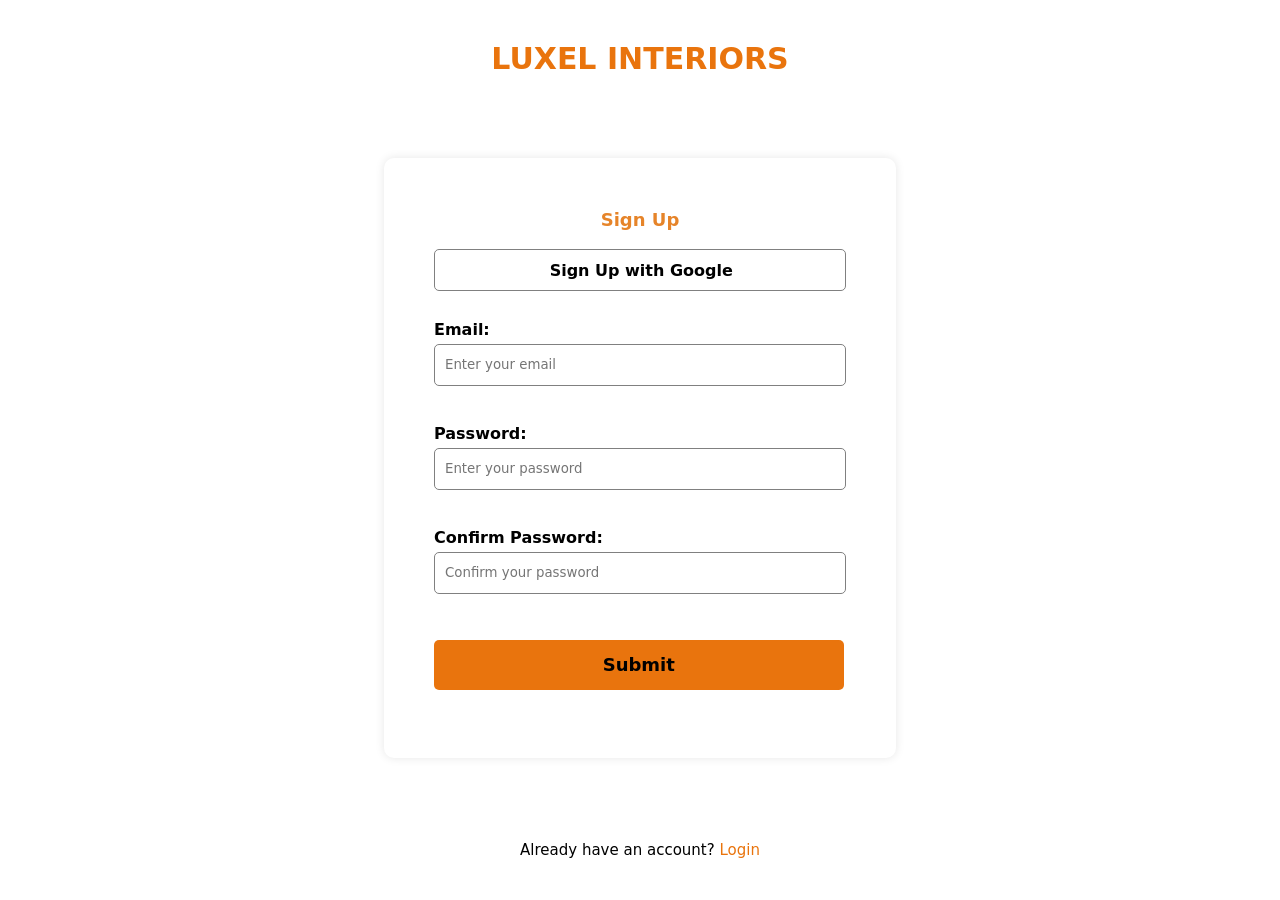
<file: register/index.html>
<!DOCTYPE html>
<html lang="en">
<head>
    <meta charset="UTF-8">
    <meta name="viewport" content="width=device-width, initial-scale=1.0">
    <!-- Open Graph (works on most platforms) -->
    <meta property="og:title" content="Your Page Title" />
    <meta property="og:description" content="E-commerce websites for Furniture and Decor" />
    <meta property="og:image" content="https://luxelinteriors.infinityfree.me/luxelinteriors.png" />
    <meta property="og:url" content="https://luxelinteriors.infinityfree.me" />
    <meta property="og:type" content="website" />
    <!-- Twitter/X specific (overrides OG tags on X) -->
    <meta name="twitter:card" content="summary_large_image" />
    <meta name="twitter:title" content="Your Page Title" />
    <meta name="twitter:description" content="E-commerce websites for Furniture and Decor" />
    <meta name="twitter:image" content="https://luxelinteriors.infinityfree.me/luxelinteriors.png" />
    <title>Create your account - Luxel Interiors</title>
    <!-- Favicon -->
    <link rel="icon" href="Images/favicon.png">
    <!-- Stylesheet -->
    <link rel="stylesheet" href="style.css">
    <!-- Flaticon Icons -->
    <link rel='stylesheet' href='https://cdn-uicons.flaticon.com/4.0.0/uicons-brands/css/uicons-brands.css'>
</head>
<body>
    <!-- Section for the main content -->
    <section>
        <!-- Logo -->
        <div class="logo">LUXEL INTERIORS</div>
        <!-- Registration Form -->
        <form action="" method="">
            <!-- Heading -->
            <p class="FormHeading">Sign Up</p>
            <!-- Google Login -->
            <div class="googleLogin">
                <!-- Google Login Button -->
                <a href="#" class="googleBtn"> 
                    <div>
                        <i class="fi fi-brands-google"></i> 
                        <p>Sign Up with Google</p>
                    </div>
                </a>
            </div>
            <!-- Email Input -->
            <label for="Email" class="inputLabel">
                Email: <br>
                <!-- Input field for email -->
                <input type="email" id="email" name="email" placeholder="Enter your email" pattern="[a-z0-9._%+\-]+@[a-z0-9.\-]+\.[a-z]{2,}$" required >
            </label><br>
            <!-- Password Input -->
            <label for="password" class="inputLabel">
                Password: <br>
                <!-- Input field for password -->
                <input type="password" id="password" placeholder="Enter your password" required>
            </label><br>
            <!-- Password Input -->
            <label for="confirmPassword" class="inputLabel">
                Confirm Password: <br>
                <!-- Input field for confirm password -->
                <input type="password" id="confirmPassword" placeholder="Confirm your password" required>
            </label><br>
            <!-- Submit Button -->
            <label class="inputLabel">
                <input type="submit" value="Submit" class="submitBtn">
            </label>
        </form>
        <!-- Login Section -->
        <div class="signUp">Already have an account? <a href="../Login/">Login</a></div>
    </section>
</body>
</html>
</file>
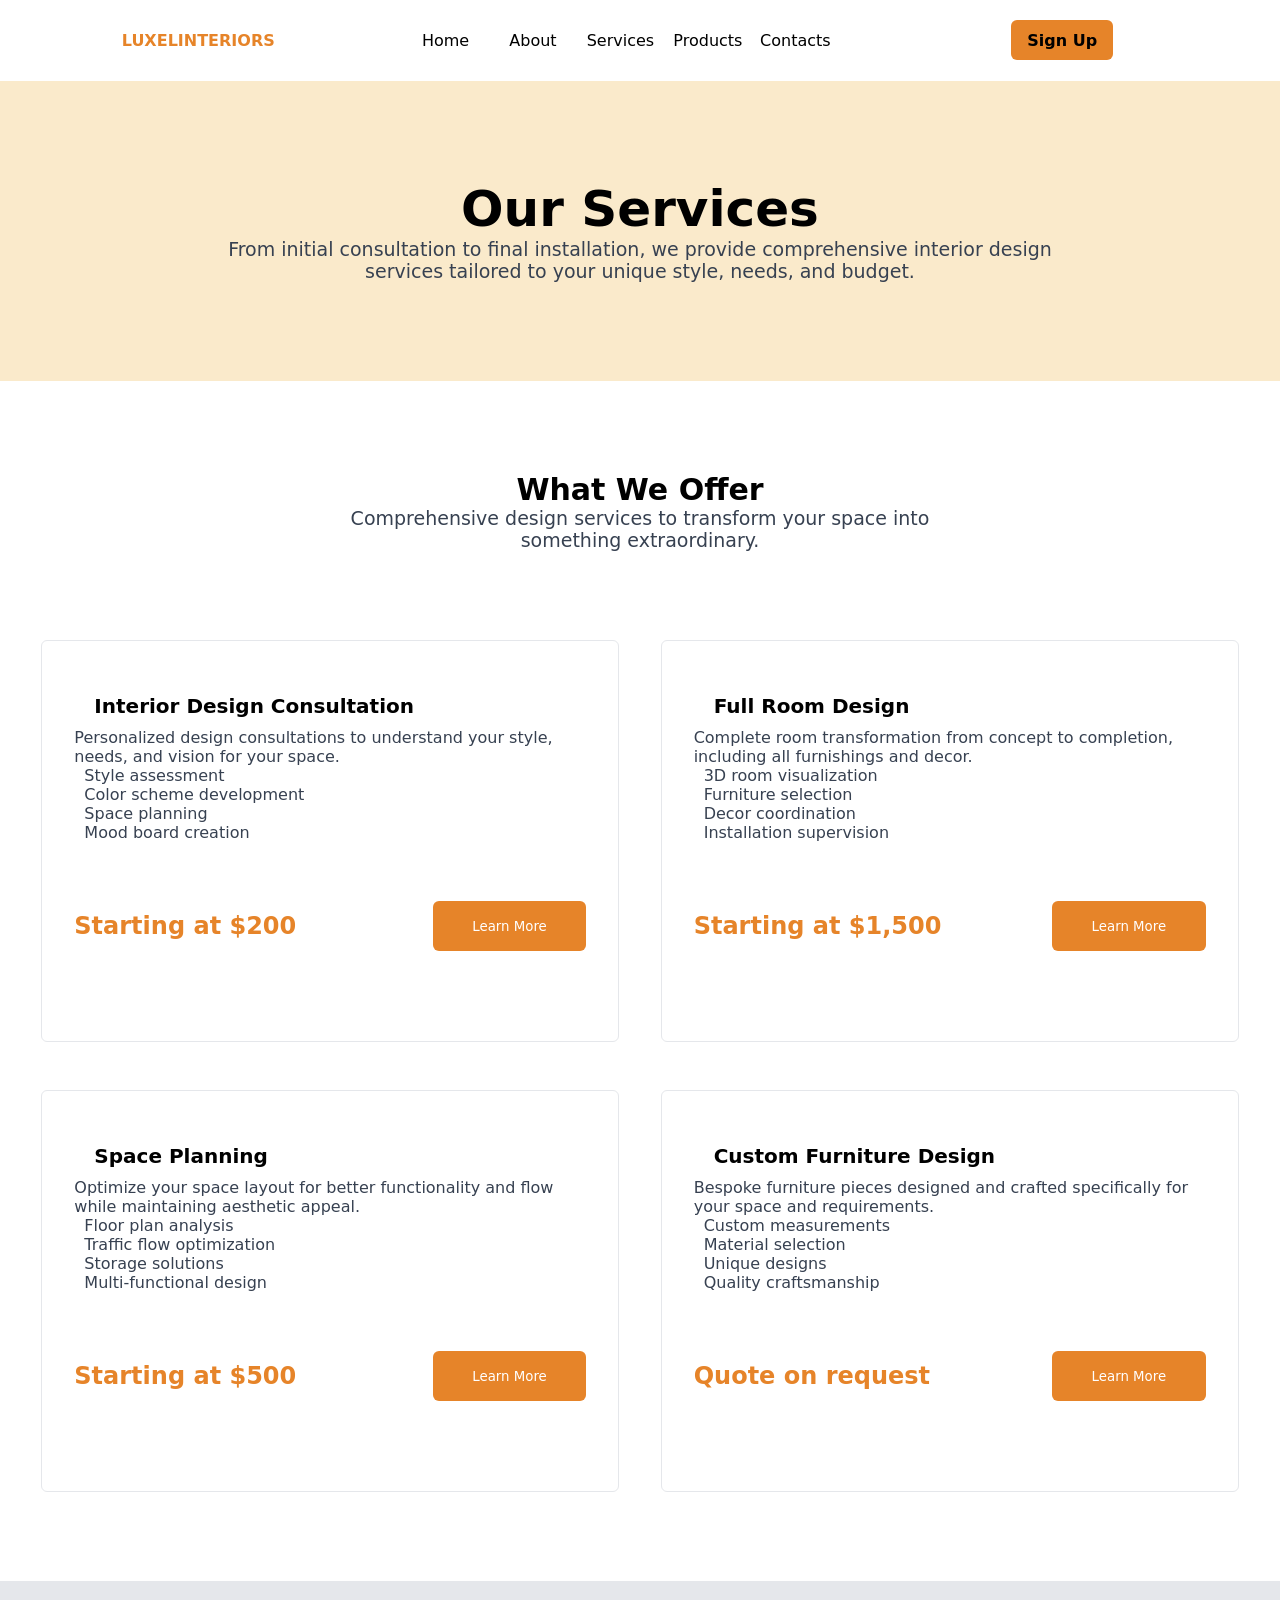
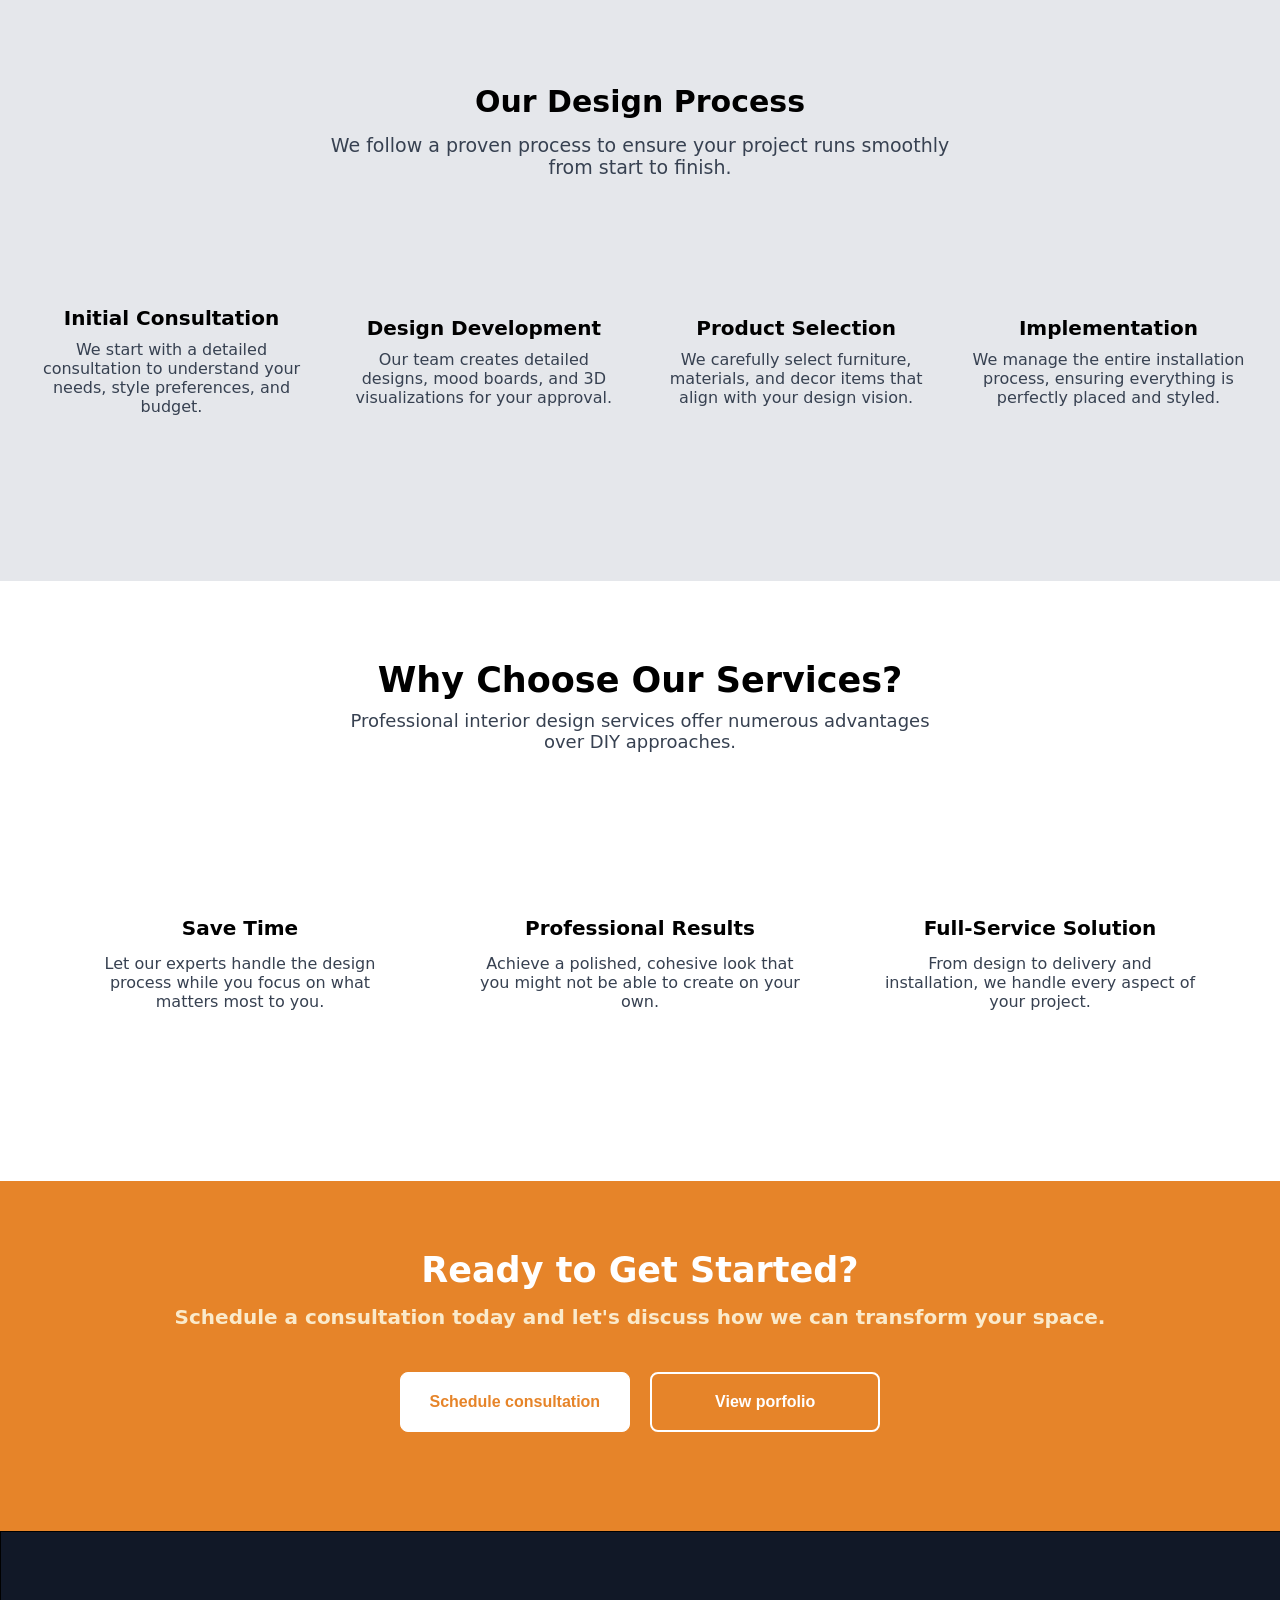
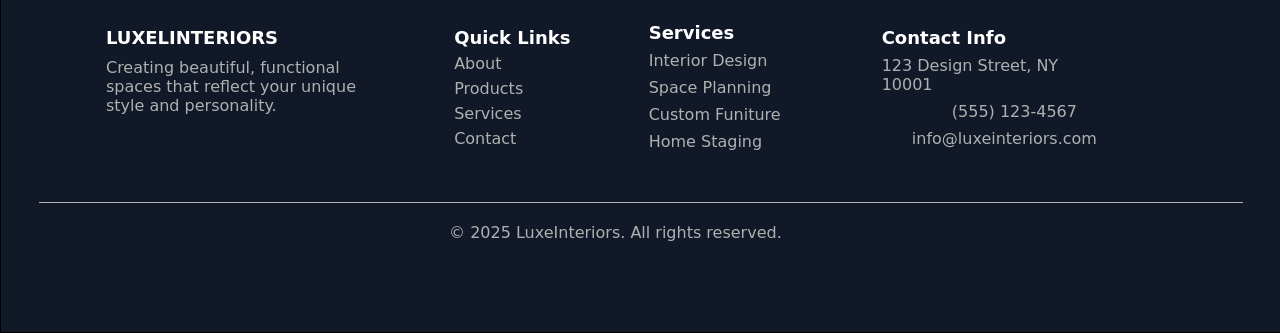
<file: services.html>
<!DOCTYPE html>
<html lang="en">
<head>
    <meta charset="UTF-8">
    <meta name="viewport" content="width=device-width, initial-scale=1.0">
    <title>Luxel Interiors - Services</title>
    <link rel="icon" href="Images/favicon.png">
    <link rel="stylesheet" href="Stylesheets/services.css">
    <script src="Scripts/script.js"></script>
    <link rel='stylesheet' href='https://cdn-uicons.flaticon.com/3.0.0/uicons-thin-rounded/css/uicons-thin-rounded.css'>
    <link rel='stylesheet' href='https://cdn-uicons.flaticon.com/3.0.0/uicons-solid-rounded/css/uicons-solid-rounded.css'>
    <link rel='stylesheet' href='https://cdn-uicons.flaticon.com/3.0.0/uicons-bold-straight/css/uicons-bold-straight.css'>
    <link rel='stylesheet' href='https://cdn-uicons.flaticon.com/3.0.0/uicons-brands/css/uicons-brands.css'>
    <link rel='stylesheet' href='https://cdn-uicons.flaticon.com/3.0.0/uicons-bold-rounded/css/uicons-bold-rounded.css'>
    <link rel='stylesheet' href='https://cdn-uicons.flaticon.com/3.0.0/uicons-solid-straight/css/uicons-solid-straight.css'>
    <link rel='stylesheet' href='https://cdn-uicons.flaticon.com/3.0.0/uicons-regular-straight/css/uicons-regular-straight.css'>
    <link rel='stylesheet' href='https://cdn-uicons.flaticon.com/3.0.0/uicons-regular-rounded/css/uicons-regular-rounded.css'>
    <link rel='stylesheet' href='https://cdn-uicons.flaticon.com/3.0.0/uicons-thin-chubby/css/uicons-thin-chubby.css'>
</head>
<body>
    <!-- This is the header of the webpage, it contains the nav bar and the logo-->
    <header>
        <!-- This contains the navigation menu (the logo, the homepage link and the cart link)-->
        <nav>
            <div id="mySidenav" class="sidenav">
                <a href="javascript:void(0)" class="closebtn" onclick="closeNav()">x</a> <br>
                <a href="index.html">Home</a>
                <a href="About-us.html">About</a>
                <a href="services.html">Services</a>
                <a href="products.html">Products</a>
                <a href="contact.html">Contacts</a>
            </div>
            <!-- Use any element to open the sidenav -->
            <span onclick="openNav()" class="sidemenu"><i class="fi fi-bs-menu-burger"></i></span>
            <!-- The logo-->
            <div class="logo">
                <p>LUXELINTERIORS</p>
            </div>
            <!-- This contains the homepage, about us, services, products and contacts links-->
            <div class="nav_link1">
                <a href="index.html">Home</a>
                <a href="About-us.html">About</a>
                <a href="services.html">Services</a>
                <a href="products.html">Products</a>
                <a href="contact.html">Contacts</a>
            </div>
            <div class="nav_link2">
                <div class="cart-dropdown">
                    <a href="javascript:void(0)" title="Cart" id="cart"><i class="fi fi-br-shopping-cart"></i></a>
                </div>
                <!-- Sign Up link -->
                <a href="../E-commerce-Furniture-Website/Login/" class="signup_btn">Sign Up</a>
                <!-- User profile link -->
                <div style="cursor: pointer;"><a href="../E-commerce-Furniture-Website/profile/" style="color: black; text-decoration: none;" title="Profile"><i class="fi fi-rr-user"></i></a></div>
            </div>
            
        </nav>
    </header>
    <section>
        <div class="our_services">
            <div class="services_heading">Our Services</div>
            <div class="services_summary">From initial consultation to final installation, we provide comprehensive interior design services tailored to your unique style, needs, and budget.</div>
        </div>
        <div class="what_we_offer">
            <div class="offer_heading">
                <div>What We Offer</div>
                <p>Comprehensive design services to transform your space into something extraordinary.</p>
            </div>
            <div class="my_price_offers">
                <div>
                    <div class="offers_heading">
                        <i class="fi fi-sr-palette"></i>
                        <p>Interior Design Consultation</p>
                    </div>
                    <div class="offer_info">
                        <p class="offer_summary">Personalized design consultations to understand your style, needs, and vision for your space.</p>
                        <div class="offer_features">
                            <div>
                                <i class="fi fi-tr-thumbs-up-trust"></i>
                                <p>Style assessment</p>
                            </div>
                            <div>
                                <i class="fi fi-tr-thumbs-up-trust"></i>
                                <p>Color scheme development</p>
                            </div>
                            <div>
                                <i class="fi fi-tr-thumbs-up-trust"></i>
                                <p>Space planning</p>
                            </div>
                            <div>
                                <i class="fi fi-tr-thumbs-up-trust"></i>
                                <p>Mood board creation</p>
                            </div>
                        </div>
                        <div class="tag">
                            <p>Starting at $200</p>
                            <button>Learn More <i class="fi fi-rr-arrow-small-right"></i></button>
                        </div>
                    </div>
                </div>
                <div>
                     <div class="offers_heading">
                        <i class="fi fi-sr-house-chimney"></i>
                        <p>Full Room Design</p>
                    </div>
                    <div class="offer_info">
                        <p class="offer_summary">Complete room transformation from concept to completion, including all furnishings and decor.</p>
                        <div class="offer_features">
                            <div>
                                <i class="fi fi-tr-thumbs-up-trust"></i>
                                <p>3D room visualization</p>
                            </div>
                            <div>
                                <i class="fi fi-tr-thumbs-up-trust"></i>
                                <p>Furniture selection</p>
                            </div>
                            <div>
                                <i class="fi fi-tr-thumbs-up-trust"></i>
                                <p>Decor coordination</p>
                            </div>
                            <div>
                                <i class="fi fi-tr-thumbs-up-trust"></i>
                                <p>Installation supervision</p>
                            </div>
                        </div>
                        <div class="tag">
                            <p>Starting at $1,500</p>
                            <button>Learn More <i class="fi fi-rr-arrow-small-right"></i></button>
                        </div>
                    </div>
                </div>
                <div>
                     <div class="offers_heading">
                        <i class="fi fi-sr-ruler-vertical"></i>
                        <p>Space Planning</p>
                    </div>
                    <div class="offer_info">
                        <p class="offer_summary">Optimize your space layout for better functionality and flow while maintaining aesthetic appeal.</p>
                        <div class="offer_features">
                            <div>
                                <i class="fi fi-tr-thumbs-up-trust"></i>
                                <p>Floor plan analysis</p>
                            </div>
                            <div>
                                <i class="fi fi-tr-thumbs-up-trust"></i>
                                <p>Traffic flow optimization</p>
                            </div>
                            <div>
                                <i class="fi fi-tr-thumbs-up-trust"></i>
                                <p>Storage solutions</p>
                            </div>
                            <div>
                                <i class="fi fi-tr-thumbs-up-trust"></i>
                                <p>Multi-functional design</p>
                            </div>
                        </div>
                        <div class="tag">
                            <p>Starting at $500</p>
                            <button>Learn More <i class="fi fi-rr-arrow-small-right"></i></button>
                        </div>
                    </div>
                </div>
                <div>
                    <div class="offers_heading">
                        <i class="fi fi-sr-house-chimney"></i>
                        <p>Custom Furniture Design</p>
                    </div>
                    <div class="offer_info">
                        <p class="offer_summary">Bespoke furniture pieces designed and crafted specifically for your space and requirements.</p>
                        <div class="offer_features">
                            <div>
                                <i class="fi fi-tr-thumbs-up-trust"></i>
                                <p>Custom measurements</p>
                            </div>
                            <div>
                                <i class="fi fi-tr-thumbs-up-trust"></i>
                                <p>Material selection</p>
                            </div>
                            <div>
                                <i class="fi fi-tr-thumbs-up-trust"></i>
                                <p>Unique designs</p>
                            </div>
                            <div>
                                <i class="fi fi-tr-thumbs-up-trust"></i>
                                <p>Quality craftsmanship</p>
                            </div>
                        </div>
                        <div class="tag">
                            <p>Quote on request</p>
                            <button>Learn More <i class="fi fi-rr-arrow-small-right"></i></button>
                        </div>
                    </div>
                </div>
            </div>
        </div>
        <div class="design_process">
            <div class="design_heading">
                <div>Our Design Process</div>
                <p>We follow a proven process to ensure your project runs smoothly from start to finish.</p>
            </div>
            <div class="design_process_container">
                <div>
                    <div class="process_steps">
                        <i class="fi fi-ss-circle-1"></i>
                    </div>
                    <div class="process_heading">Initial Consultation</div>
                    <div class="process_info">We start with a detailed consultation to understand your needs, style preferences, and budget.</div>
                </div>
                <div>
                    <div class="process_steps">
                        <i class="fi fi-sr-circle-2"></i>
                    </div>
                    <div class="process_heading">Design Development</div>
                    <div class="process_info">Our team creates detailed designs, mood boards, and 3D visualizations for your approval.</div>
                </div><div>
                    <div class="process_steps">
                        <i class="fi fi-sr-circle-3"></i>
                    </div>
                    <div class="process_heading">Product Selection</div>
                    <div class="process_info">We carefully select furniture, materials, and decor items that align with your design vision.</div>
                </div><div>
                    <div class="process_steps">
                        <i class="fi fi-sr-circle-4"></i>
                    </div>
                    <div class="process_heading">Implementation</div>
                    <div class="process_info">We manage the entire installation process, ensuring everything is perfectly placed and styled.</div>
                </div>
            </div>
        </div>
        <div class="why_choose_services">
            <div class="why_choose_heading">
                <div>Why Choose Our Services?</div>
                <p>Professional interior design services offer numerous advantages over DIY approaches.</p>
            </div>
            <div class="choose_services">
                <div>
                    <div class="service_icon"><i class="fi fi-rr-clock-three"></i></div>
                    <div class="service_heading">Save Time</div>
                    <div class="service_info">Let our experts handle the design process while you focus on what matters most to you.</div>
                </div>
                <div>
                    <div class="service_icon"><i class="fi fi-rs-shield"></i></div>
                    <div class="service_heading">Professional Results</div>
                    <div class="service_info">Achieve a polished, cohesive look that you might not be able to create on your own.</div>
                </div>
                <div>
                    <div class="service_icon"><i class="fi fi-rs-truck-moving"></i></div>
                    <div class="service_heading">Full-Service Solution</div>
                    <div class="service_info">From design to delivery and installation, we handle every aspect of your project.</div>
                </div>
            </div>
        </div>
        <div class="Ready_to_get_started">
            <div class="started_heading">Ready to Get Started?</div>
            <p class="started_title">Schedule a consultation today and let's discuss how we can transform your space.</p>
            <div class="started_btn">
                <button class="consultation">Schedule consultation</button>
                <button class="view_porfolio">View porfolio</button>
            </div>
        </div>
    </section>
      <footer>
        <div class="footer_1">
            <div class="footer_logo_div">
                <div class="footer_logo">
                    <p>LUXELINTERIORS</p>
                </div>
                <div class="footer_info">Creating beautiful, functional spaces that reflect your unique style and personality.</div>
                <div class="footer_socials">
                    <a href="https://www.facebook.com" target="_blank"><i class="fi fi-brands-facebook"></i></a>
                    <a href="https://www.instagram.com/" target="_blank"><i class="fi fi-brands-instagram"></i></a>
                    <a href="https://www.x.com/" target="_blank"><i class="fi fi-brands-twitter-alt"></i></a>
                </div>
            </div>
            <div class="quick_links">
                <p>Quick Links</p>
                <div>
                    <a href="About-us.html">About</a>
                    <a href="products.html">Products</a>
                    <a href="services.html">Services</a>
                    <a href="contact.html">Contact</a>
                </div>
            </div>
            <div class="footer_services">
                <p>Services</p>
                <div>
                    <p>Interior Design</p>
                    <p>Space Planning</p>
                    <p>Custom Funiture</p>
                    <p>Home Staging</p>
                </div>
            </div>
            <div class="contact_info">
                <p>Contact Info</p>
                <div>
                    <p><i class="fi fi-bs-marker"></i>123 Design Street, NY 10001</p>
                    <p><i class="fi fi-rr-phone-flip"></i>(555) 123-4567</p>
                    <p><i class="fi fi-br-envelope"></i>info@luxeinteriors.com</p>
                </div>
            </div>
        </div>
        <div class="footer_2">
            <p>© 2025 LuxeInteriors. All rights reserved.</p>
        </div>
    </footer>
</body>
</html>
</file>
<file: register/style.css>
/* Reset default padding and margin */
*{
    padding: 0;
    margin: 0;
}
/* Styling for the body */
body{
    overflow-x: hidden;
    font-family: system-ui, -apple-system, BlinkMacSystemFont, 'Segoe UI', Roboto, Oxygen, Ubuntu, Cantarell, 'Open Sans', 'Helvetica Neue', sans-serif;
}
/* Styling for the input fields */
input{
    font-family: inherit;
}
/* Media query for screens with a width of 332px or less */
@media screen and (max-width: 332px){
    /* Styling the section */
    section{
        height: 900px;
        width: 100%;
        display: grid;
        place-items: center;
    }
    /* Styling the logo */
    .logo{
        font-size: 26px;
        font-weight: 700;
        color: #e9740d;
    }
    form{
        height: 600px;
        width: 79vw;
        align-content: center;
        border-radius: 10px 10px 10px 10px;
        box-shadow: 0px 0px 10px rgba(0, 0, 0, 0.1);
    }
    /* Styling the form heading with specific text alignment, font size, weight, and color */
    .FormHeading{
        text-align: center;
        font-size: 18px;
        font-weight: 600;
        color: #e68429;
    }
    /* Styling the Google login section */
    .googleLogin{
        height: 80px;
        width: 100%;
        align-content: center;
    }
    /* Styling for the Google button */
    .googleBtn{
        height: 40px;
        width: 58vw;
        border: 1px solid grey;
        text-decoration: none;
        color: black;
        font-weight: 600;
        border-radius: 5px 5px 5px 5px;
        display: flex;
        align-items: center;
        justify-content: center;
        margin-left: 36px;
        font-size: 12px;
    }
    /* Styling the content inside the Google button */
    .googleBtn>div{
        width: 42vw;
        display: flex;
        align-items: center;
        justify-content: space-evenly;
    }
    /* Styling the Google icon inside the button */
    .googleBtn>div>i{
        font-size: 11px;
        margin-top: 3px;
    }
    /* Adding hover effect to the Google button */
    .googleBtn:hover{
        border: 1px solid #e9740d;
        color: #e9740d;
        transition: 0.5s;
    }
    /* Styling the sign up section */
    .signUp{
        text-align: center;
        font-size: 15px;
    }
    /* Styling the sign up link */
    .signUp>a{
        text-decoration: none;
        color: #e9740d;
        font-weight: 500;
    }
    /* Adding hover effect to the sign up link */
    .signUp>a:hover{
        text-decoration: underline;
        transition: 0.5s;
    }
    /* Styling the input labels and fields for email and password */
    .inputLabel{
        height: 85px;
        display: block;
        padding-left: 36px;
        align-content: center;
        font-weight: 600;
    }
    /* Styling the email, password, and confirm password input fields */
    #email, #password,#confirmPassword{
        height: 40px;
        width: 58vw;
        border: 1px solid grey;
        margin-top: 5px;
        border-radius: 5px 5px 5px 5px;
        text-indent: 10px;
    }
    /* Adding focus effect to the email and password input fields */
    .inputLabel>input:focus{
        outline: 1px solid #e9740d;
        transition: 0.5s;
        border: none;
    }
    /* Styling the submit button */
    .submitBtn{
        height: 50px;
        width: 58vw;
        font-weight: 600;
        font-size: 18px;
        border: none;
        border-radius: 5px 5px 5px 5px;
        background-color: #e9740d;
        cursor: pointer;
    }
    /* Adding hover effect to the submit button */
    .submitBtn:hover{
        background-color: #c1580d;
        transition: 0.5s;
    }
}
@media screen and (min-width: 333px) and (max-width: 383px){
    /* Styling the section */
    section{
        height: 900px;
        width: 100%;
        display: grid;
        place-items: center;
    }
    /* Styling the logo */
    .logo{
        font-size: 26px;
        font-weight: 700;
        color: #e9740d;
    }
    form{
        height: 600px;
        width: 79vw;
        align-content: center;
        border-radius: 10px 10px 10px 10px;
        box-shadow: 0px 0px 10px rgba(0, 0, 0, 0.1);
    }
    /* Styling the form heading with specific text alignment, font size, weight, and color */
    .FormHeading{
        text-align: center;
        font-size: 18px;
        font-weight: 600;
        color: #e68429;
    }
    /* Styling the Google login section */
    .googleLogin{
        height: 80px;
        width: 100%;
        align-content: center;
    }
    /* Styling for the Google button */
    .googleBtn{
        height: 40px;
        width: 58vw;
        border: 1px solid grey;
        text-decoration: none;
        color: black;
        font-weight: 600;
        border-radius: 5px 5px 5px 5px;
        display: flex;
        align-items: center;
        justify-content: center;
        margin-left: 36px;
        font-size: 12px;
    }
    /* Styling the content inside the Google button */
    .googleBtn>div{
        width: 42vw;
        display: flex;
        align-items: center;
        justify-content: space-evenly;
    }
    /* Styling the Google icon inside the button */
    .googleBtn>div>i{
        font-size: 11px;
        margin-top: 3px;
    }
    /* Adding hover effect to the Google button */
    .googleBtn:hover{
        border: 1px solid #e9740d;
        color: #e9740d;
        transition: 0.5s;
    }
    /* Styling the sign up section */
    .signUp{
        text-align: center;
        font-size: 15px;
    }
    /* Styling the sign up link */
    .signUp>a{
        text-decoration: none;
        color: #e9740d;
        font-weight: 500;
    }
    /* Adding hover effect to the sign up link */
    .signUp>a:hover{
        text-decoration: underline;
        transition: 0.5s;
    }
    /* Styling the input labels and fields for email and password */
    .inputLabel{
        height: 85px;
        display: block;
        padding-left: 36px;
        align-content: center;
        font-weight: 600;
    }
    /* Styling the email, password, and confirm password input fields */
    #email, #password,#confirmPassword{
        height: 40px;
        width: 58vw;
        border: 1px solid grey;
        margin-top: 5px;
        border-radius: 5px 5px 5px 5px;
        text-indent: 10px;
    }
    /* Adding focus effect to the email and password input fields */
    .inputLabel>input:focus{
        outline: 1px solid #e9740d;
        transition: 0.5s;
        border: none;
    }
    /* Styling the submit button */
    .submitBtn{
        height: 50px;
        width: 58vw;
        font-weight: 600;
        font-size: 18px;
        border: none;
        border-radius: 5px 5px 5px 5px;
        background-color: #e9740d;
        cursor: pointer;
    }
    /* Adding hover effect to the submit button */
    .submitBtn:hover{
        background-color: #c1580d;
        transition: 0.5s;
    }
}
/* Media query for screens with a width between 384px and 434px */
@media screen and (min-width: 384px) and (max-width: 434px){
    /* Styling the section */
    section{
        height: 900px;
        width: 100%;
        display: grid;
        place-items: center;
    }
    /* Styling the logo */
    .logo{
        font-size: 26px;
        font-weight: 700;
        color: #e9740d;
    }
    form{
        height: 600px;
        width: 75vw;
        align-content: center;
        border-radius: 10px 10px 10px 10px;
        box-shadow: 0px 0px 10px rgba(0, 0, 0, 0.1);
    }
    /* Styling the form heading with specific text alignment, font size, weight, and color */
    .FormHeading{
        text-align: center;
        font-size: 18px;
        font-weight: 600;
        color: #e68429;
    }
    /* Styling the Google login section */
    .googleLogin{
        height: 80px;
        width: 100%;
        align-content: center;
    }
    /* Styling for the Google button */
    .googleBtn{
        height: 40px;
        width: 56vw;
        border: 1px solid grey;
        text-decoration: none;
        color: black;
        font-weight: 600;
        border-radius: 5px 5px 5px 5px;
        display: flex;
        align-items: center;
        justify-content: center;
        margin-left: 36px;
        font-size: 12px;
    }
    /* Styling the content inside the Google button */
    .googleBtn>div{
        width: 38vw;
        display: flex;
        align-items: center;
        justify-content: space-evenly;
    }
    /* Styling the Google icon inside the button */
    .googleBtn>div>i{
        font-size: 11px;
        margin-top: 3px;
    }
    /* Adding hover effect to the Google button */
    .googleBtn:hover{
        border: 1px solid #e9740d;
        color: #e9740d;
        transition: 0.5s;
    }
    /* Styling the sign up section */
    .signUp{
        text-align: center;
        font-size: 15px;
    }
    /* Styling the sign up link */
    .signUp>a{
        text-decoration: none;
        color: #e9740d;
        font-weight: 500;
    }
    /* Adding hover effect to the sign up link */
    .signUp>a:hover{
        text-decoration: underline;
        transition: 0.5s;
    }
    /* Styling the input labels and fields for email and password */
    .inputLabel{
        height: 85px;
        display: block;
        padding-left: 36px;
        align-content: center;
        font-weight: 600;
    }
    /* Styling the email, password, and confirm password input fields */
    #email, #password,#confirmPassword{
        height: 40px;
        width: 56vw;
        border: 1px solid grey;
        margin-top: 5px;
        border-radius: 5px 5px 5px 5px;
        text-indent: 10px;
    }
    /* Adding focus effect to the email and password input fields */
    .inputLabel>input:focus{
        outline: 1px solid #e9740d;
        transition: 0.5s;
        border: none;
    }
    /* Styling the submit button */
    .submitBtn{
        height: 50px;
        width: 56vw;
        font-weight: 600;
        font-size: 18px;
        border: none;
        border-radius: 5px 5px 5px 5px;
        background-color: #e9740d;
        cursor: pointer;
    }
    /* Adding hover effect to the submit button */
    .submitBtn:hover{
        background-color: #c1580d;
        transition: 0.5s;
    }
}
/* Media query for screens with a width between 435px and 485px */
@media screen and (min-width: 435px) and (max-width: 485px){
    /* Styling the section */
    section{
        height: 900px;
        width: 100%;
        display: grid;
        place-items: center;
    }
    /* Styling the logo */
    .logo{
        font-size: 26px;
        font-weight: 700;
        color: #e9740d;
    }
    form{
        height: 600px;
        width: 70vw;
        align-content: center;
        border-radius: 10px 10px 10px 10px;
        box-shadow: 0px 0px 10px rgba(0, 0, 0, 0.1);
    }
    /* Styling the form heading with specific text alignment, font size, weight, and color */
    .FormHeading{
        text-align: center;
        font-size: 18px;
        font-weight: 600;
        color: #e68429;
    }
    /* Styling the Google login section */
    .googleLogin{
        height: 80px;
        width: 100%;
        align-content: center;
    }
    /* Styling for the Google button */
    .googleBtn{
        height: 40px;
        width: 54vw;
        border: 1px solid grey;
        text-decoration: none;
        color: black;
        font-weight: 600;
        border-radius: 5px 5px 5px 5px;
        display: flex;
        align-items: center;
        justify-content: center;
        margin-left: 36px;
        font-size: 13px;
    }
    /* Styling the content inside the Google button */
    .googleBtn>div{
        width: 35vw;
        display: flex;
        align-items: center;
        justify-content: space-evenly;
    }
    /* Styling the Google icon inside the button */
    .googleBtn>div>i{
        font-size: 12px;
        margin-top: 3px;
    }
    /* Adding hover effect to the Google button */
    .googleBtn:hover{
        border: 1px solid #e9740d;
        color: #e9740d;
        transition: 0.5s;
    }
    /* Styling the sign up section */
    .signUp{
        text-align: center;
        font-size: 15px;
    }
    /* Styling the sign up link */
    .signUp>a{
        text-decoration: none;
        color: #e9740d;
        font-weight: 500;
    }
    /* Adding hover effect to the sign up link */
    .signUp>a:hover{
        text-decoration: underline;
        transition: 0.5s;
    }
    /* Styling the input labels and fields for email and password */
    .inputLabel{
        height: 85px;
        display: block;
        padding-left: 36px;
        align-content: center;
        font-weight: 600;
    }
    /* Styling the email, password, and confirm password input fields */
    #email, #password,#confirmPassword{
        height: 40px;
        width: 54vw;
        border: 1px solid grey;
        margin-top: 5px;
        border-radius: 5px 5px 5px 5px;
        text-indent: 10px;
    }
    /* Adding focus effect to the email and password input fields */
    .inputLabel>input:focus{
        outline: 1px solid #e9740d;
        transition: 0.5s;
        border: none;
    }
    /* Styling the submit button */
    .submitBtn{
        height: 50px;
        width: 54vw;
        font-weight: 600;
        font-size: 18px;
        border: none;
        border-radius: 5px 5px 5px 5px;
        background-color: #e9740d;
        cursor: pointer;
    }
    /* Adding hover effect to the submit button */
    .submitBtn:hover{
        background-color: #c1580d;
        transition: 0.5s;
    }
}
/* Media query for screens with a width between 486px and 536px */
@media screen and (min-width: 486px) and (max-width: 536px){
    /* Styling the section */
    section{
        height: 900px;
        width: 100%;
        display: grid;
        place-items: center;
    }
    /* Styling the logo */
    .logo{
        font-size: 30px;
        font-weight: 700;
        color: #e9740d;
    }
    form{
        height: 600px;
        width: 65vw;
        align-content: center;
        border-radius: 10px 10px 10px 10px;
        box-shadow: 0px 0px 10px rgba(0, 0, 0, 0.1);
    }
    /* Styling the form heading with specific text alignment, font size, weight, and color */
    .FormHeading{
        text-align: center;
        font-size: 18px;
        font-weight: 600;
        color: #e68429;
    }
    /* Styling the Google login section */
    .googleLogin{
        height: 80px;
        width: 100%;
        align-content: center;
    }
    /* Styling for the Google button */
    .googleBtn{
        height: 40px;
        width: 50vw;
        border: 1px solid grey;
        text-decoration: none;
        color: black;
        font-weight: 600;
        border-radius: 5px 5px 5px 5px;
        display: flex;
        align-items: center;
        justify-content: center;
        margin-left: 36px;
        font-size: 13px;
    }
    /* Styling the content inside the Google button */
    .googleBtn>div{
        width: 30vw;
        display: flex;
        align-items: center;
        justify-content: space-evenly;
    }
    /* Styling the Google icon inside the button */
    .googleBtn>div>i{
        font-size: 12px;
        margin-top: 3px;
    }
    /* Adding hover effect to the Google button */
    .googleBtn:hover{
        border: 1px solid #e9740d;
        color: #e9740d;
        transition: 0.5s;
    }
    /* Styling the sign up section */
    .signUp{
        text-align: center;
        font-size: 15px;
    }
    /* Styling the sign up link */
    .signUp>a{
        text-decoration: none;
        color: #e9740d;
        font-weight: 500;
    }
    /* Adding hover effect to the sign up link */
    .signUp>a:hover{
        text-decoration: underline;
        transition: 0.5s;
    }
    /* Styling the input labels and fields for email and password */
    .inputLabel{
        height: 85px;
        display: block;
        padding-left: 36px;
        align-content: center;
        font-weight: 600;
    }
    /* Styling the email, password, and confirm password input fields */
    #email, #password,#confirmPassword{
        height: 40px;
        width: 50vw;
        border: 1px solid grey;
        margin-top: 5px;
        border-radius: 5px 5px 5px 5px;
        text-indent: 10px;
    }
    /* Adding focus effect to the email and password input fields */
    .inputLabel>input:focus{
        outline: 1px solid #e9740d;
        transition: 0.5s;
        border: none;
    }
    /* Styling the submit button */
    .submitBtn{
        height: 50px;
        width: 50vw;
        font-weight: 600;
        font-size: 18px;
        border: none;
        border-radius: 5px 5px 5px 5px;
        background-color: #e9740d;
        cursor: pointer;
    }
    /* Adding hover effect to the submit button */
    .submitBtn:hover{
        background-color: #c1580d;
        transition: 0.5s;
    }
}
/* Media query for screens with a width between 0px and 587px */
@media screen and (min-width: 537px) and (max-width: 587px){
    /* Styling the section */
    section{
        height: 900px;
        width: 100%;
        display: grid;
        place-items: center;
    }
    /* Styling the logo */
    .logo{
        font-size: 30px;
        font-weight: 700;
        color: #e9740d;
    }
    form{
        height: 600px;
        width: 60vw;
        align-content: center;
        border-radius: 10px 10px 10px 10px;
        box-shadow: 0px 0px 10px rgba(0, 0, 0, 0.1);
    }
    /* Styling the form heading with specific text alignment, font size, weight, and color */
    .FormHeading{
        text-align: center;
        font-size: 18px;
        font-weight: 600;
        color: #e68429;
    }
    /* Styling the Google login section */
    .googleLogin{
        height: 80px;
        width: 100%;
        align-content: center;
    }
    /* Styling for the Google button */
    .googleBtn{
        height: 40px;
        width: 47vw;
        border: 1px solid grey;
        text-decoration: none;
        color: black;
        font-weight: 600;
        border-radius: 5px 5px 5px 5px;
        display: flex;
        align-items: center;
        justify-content: center;
        margin-left: 36px;
        font-size: 13px;
    }
    /* Styling the content inside the Google button */
    .googleBtn>div{
        width: 28vw;
        display: flex;
        align-items: center;
        justify-content: space-evenly;
    }
    /* Styling the Google icon inside the button */
    .googleBtn>div>i{
        font-size: 12px;
        margin-top: 3px;
    }
    /* Adding hover effect to the Google button */
    .googleBtn:hover{
        border: 1px solid #e9740d;
        color: #e9740d;
        transition: 0.5s;
    }
    /* Styling the sign up section */
    .signUp{
        text-align: center;
        font-size: 15px;
    }
    /* Styling the sign up link */
    .signUp>a{
        text-decoration: none;
        color: #e9740d;
        font-weight: 500;
    }
    /* Adding hover effect to the sign up link */
    .signUp>a:hover{
        text-decoration: underline;
        transition: 0.5s;
    }
    /* Styling the input labels and fields for email and password */
    .inputLabel{
        height: 85px;
        display: block;
        padding-left: 36px;
        align-content: center;
        font-weight: 600;
    }
    /* Styling the email, password, and confirm password input fields */
    #email, #password,#confirmPassword{
        height: 40px;
        width: 47vw;
        border: 1px solid grey;
        margin-top: 5px;
        border-radius: 5px 5px 5px 5px;
        text-indent: 10px;
    }
    /* Adding focus effect to the email and password input fields */
    .inputLabel>input:focus{
        outline: 1px solid #e9740d;
        transition: 0.5s;
        border: none;
    }
    /* Styling the submit button */
    .submitBtn{
        height: 50px;
        width: 47vw;
        font-weight: 600;
        font-size: 18px;
        border: none;
        border-radius: 5px 5px 5px 5px;
        background-color: #e9740d;
        cursor: pointer;
    }
    /* Adding hover effect to the submit button */
    .submitBtn:hover{
        background-color: #c1580d;
        transition: 0.5s;
    }
}
/* Media query for screens with a width between 588px and 638px */
@media screen and (min-width: 588px) and (max-width: 638px){
    /* Styling the section */
    section{
        height: 900px;
        width: 100%;
        display: grid;
        place-items: center;
    }
    /* Styling the logo */
    .logo{
        font-size: 30px;
        font-weight: 700;
        color: #e9740d;
    }
    form{
        height: 600px;
        width: 55vw;
        align-content: center;
        border-radius: 10px 10px 10px 10px;
        box-shadow: 0px 0px 10px rgba(0, 0, 0, 0.1);
    }
    /* Styling the form heading with specific text alignment, font size, weight, and color */
    .FormHeading{
        text-align: center;
        font-size: 18px;
        font-weight: 600;
        color: #e68429;
    }
    /* Styling the Google login section */
    .googleLogin{
        height: 80px;
        width: 100%;
        align-content: center;
    }
    /* Styling for the Google button */
    .googleBtn{
        height: 40px;
        width: 43vw;
        border: 1px solid grey;
        text-decoration: none;
        color: black;
        font-weight: 600;
        border-radius: 5px 5px 5px 5px;
        display: flex;
        align-items: center;
        justify-content: center;
        margin-left: 36px;
        font-size: 13px;
    }
    /* Styling the content inside the Google button */
    .googleBtn>div{
        width: 26vw;
        display: flex;
        align-items: center;
        justify-content: space-evenly;
    }
    /* Styling the Google icon inside the button */
    .googleBtn>div>i{
        font-size: 12px;
        margin-top: 3px;
    }
    /* Adding hover effect to the Google button */
    .googleBtn:hover{
        border: 1px solid #e9740d;
        color: #e9740d;
        transition: 0.5s;
    }
    /* Styling the sign up section */
    .signUp{
        text-align: center;
        font-size: 15px;
    }
    /* Styling the sign up link */
    .signUp>a{
        text-decoration: none;
        color: #e9740d;
        font-weight: 500;
    }
    /* Adding hover effect to the sign up link */
    .signUp>a:hover{
        text-decoration: underline;
        transition: 0.5s;
    }
    /* Styling the input labels and fields for email and password */
    .inputLabel{
        height: 85px;
        display: block;
        padding-left: 36px;
        align-content: center;
        font-weight: 600;
    }
    /* Styling the email, password, and confirm password input fields */
    #email, #password,#confirmPassword{
        height: 40px;
        width: 43vw;
        border: 1px solid grey;
        margin-top: 5px;
        border-radius: 5px 5px 5px 5px;
        text-indent: 10px;
    }
    /* Adding focus effect to the email and password input fields */
    .inputLabel>input:focus{
        outline: 1px solid #e9740d;
        transition: 0.5s;
        border: none;
    }
    /* Styling the submit button */
    .submitBtn{
        height: 50px;
        width: 43vw;
        font-weight: 600;
        font-size: 18px;
        border: none;
        border-radius: 5px 5px 5px 5px;
        background-color: #e9740d;
        cursor: pointer;
    }
    /* Adding hover effect to the submit button */
    .submitBtn:hover{
        background-color: #c1580d;
        transition: 0.5s;
    }
}
/* Media query for screens with a width between 639px and 689px */
@media screen and (min-width: 639px) and (max-width: 689px){
    /* Styling the section */
    section{
        height: 900px;
        width: 100%;
        display: grid;
        place-items: center;
    }
    /* Styling the logo */
    .logo{
        font-size: 30px;
        font-weight: 700;
        color: #e9740d;
    }
    form{
        height: 600px;
        width: 55vw;
        align-content: center;
        border-radius: 10px 10px 10px 10px;
        box-shadow: 0px 0px 10px rgba(0, 0, 0, 0.1);
    }
    /* Styling the form heading with specific text alignment, font size, weight, and color */
    .FormHeading{
        text-align: center;
        font-size: 18px;
        font-weight: 600;
        color: #e68429;
    }
    /* Styling the Google login section */
    .googleLogin{
        height: 80px;
        width: 100%;
        align-content: center;
    }
    /* Styling for the Google button */
    .googleBtn{
        height: 40px;
        width: 43vw;
        border: 1px solid grey;
        text-decoration: none;
        color: black;
        font-weight: 600;
        border-radius: 5px 5px 5px 5px;
        display: flex;
        align-items: center;
        justify-content: center;
        margin-left: 39px;
        font-size: 14px;
    }
    /* Styling the content inside the Google button */
    .googleBtn>div{
        width: 26vw;
        display: flex;
        align-items: center;
        justify-content: space-evenly;
    }
    /* Styling the Google icon inside the button */
    .googleBtn>div>i{
        font-size: 12px;
        margin-top: 3px;
    }
    /* Adding hover effect to the Google button */
    .googleBtn:hover{
        border: 1px solid #e9740d;
        color: #e9740d;
        transition: 0.5s;
    }
    /* Styling the sign up section */
    .signUp{
        text-align: center;
        font-size: 15px;
    }
    /* Styling the sign up link */
    .signUp>a{
        text-decoration: none;
        color: #e9740d;
        font-weight: 500;
    }
    /* Adding hover effect to the sign up link */
    .signUp>a:hover{
        text-decoration: underline;
        transition: 0.5s;
    }
    /* Styling the input labels and fields for email and password */
    .inputLabel{
        height: 85px;
        display: block;
        padding-left: 39px;
        align-content: center;
        font-weight: 600;
    }
    /* Styling the email, password, and confirm password input fields */
    #email, #password,#confirmPassword{
        height: 40px;
        width: 43vw;
        border: 1px solid grey;
        margin-top: 5px;
        border-radius: 5px 5px 5px 5px;
        text-indent: 10px;
    }
    /* Adding focus effect to the email and password input fields */
    .inputLabel>input:focus{
        outline: 1px solid #e9740d;
        transition: 0.5s;
        border: none;
    }
    /* Styling the submit button */
    .submitBtn{
        height: 50px;
        width: 43vw;
        font-weight: 600;
        font-size: 18px;
        border: none;
        border-radius: 5px 5px 5px 5px;
        background-color: #e9740d;
        cursor: pointer;
    }
    /* Adding hover effect to the submit button */
    .submitBtn:hover{
        background-color: #c1580d;
        transition: 0.5s;
    }
}
/* Media query for screens with a width between 690px and 740px */
@media screen and (min-width: 690px) and (max-width: 740px){
    /* Styling the section */
    section{
        height: 900px;
        width: 100%;
        display: grid;
        place-items: center;
    }
    /* Styling the logo */
    .logo{
        font-size: 30px;
        font-weight: 700;
        color: #e9740d;
    }
    form{
        height: 600px;
        width: 50vw;
        align-content: center;
        border-radius: 10px 10px 10px 10px;
        box-shadow: 0px 0px 10px rgba(0, 0, 0, 0.1);
    }
    /* Styling the form heading with specific text alignment, font size, weight, and color */
    .FormHeading{
        text-align: center;
        font-size: 18px;
        font-weight: 600;
        color: #e68429;
    }
    /* Styling the Google login section */
    .googleLogin{
        height: 80px;
        width: 100%;
        align-content: center;
    }
    /* Styling for the Google button */
    .googleBtn{
        height: 40px;
        width: 39vw;
        border: 1px solid grey;
        text-decoration: none;
        color: black;
        font-weight: 600;
        border-radius: 5px 5px 5px 5px;
        display: flex;
        align-items: center;
        justify-content: center;
        margin-left: 39px;
        font-size: 14px;
    }
    /* Styling the content inside the Google button */
    .googleBtn>div{
        width: 22vw;
        display: flex;
        align-items: center;
        justify-content: space-evenly;
    }
    /* Styling the Google icon inside the button */
    .googleBtn>div>i{
        font-size: 12px;
        margin-top: 3px;
    }
    /* Adding hover effect to the Google button */
    .googleBtn:hover{
        border: 1px solid #e9740d;
        color: #e9740d;
        transition: 0.5s;
    }
    /* Styling the sign up section */
    .signUp{
        text-align: center;
        font-size: 15px;
    }
    /* Styling the sign up link */
    .signUp>a{
        text-decoration: none;
        color: #e9740d;
        font-weight: 500;
    }
    /* Adding hover effect to the sign up link */
    .signUp>a:hover{
        text-decoration: underline;
        transition: 0.5s;
    }
    /* Styling the input labels and fields for email and password */
    .inputLabel{
        height: 85px;
        display: block;
        padding-left: 39px;
        align-content: center;
        font-weight: 600;
    }
    /* Styling the email, password, and confirm password input fields */
    #email, #password,#confirmPassword{
        height: 40px;
        width: 39vw;
        border: 1px solid grey;
        margin-top: 5px;
        border-radius: 5px 5px 5px 5px;
        text-indent: 10px;
    }
    /* Adding focus effect to the email and password input fields */
    .inputLabel>input:focus{
        outline: 1px solid #e9740d;
        transition: 0.5s;
        border: none;
    }
    /* Styling the submit button */
    .submitBtn{
        height: 50px;
        width: 39vw;
        font-weight: 600;
        font-size: 18px;
        border: none;
        border-radius: 5px 5px 5px 5px;
        background-color: #e9740d;
        cursor: pointer;
    }
    /* Adding hover effect to the submit button */
    .submitBtn:hover{
        background-color: #c1580d;
        transition: 0.5s;
    }
}
/* Media query for screens with a width between 741px and 791px */
@media screen and (min-width: 741px) and (max-width: 791px){
    /* Styling the section */
    section{
        height: 900px;
        width: 100%;
        display: grid;
        place-items: center;
    }
    /* Styling the logo */
    .logo{
        font-size: 30px;
        font-weight: 700;
        color: #e9740d;
    }
    form{
        height: 600px;
        width: 50vw;
        align-content: center;
        border-radius: 10px 10px 10px 10px;
        box-shadow: 0px 0px 10px rgba(0, 0, 0, 0.1);
    }
    /* Styling the form heading with specific text alignment, font size, weight, and color */
    .FormHeading{
        text-align: center;
        font-size: 18px;
        font-weight: 600;
        color: #e68429;
    }
    /* Styling the Google login section */
    .googleLogin{
        height: 80px;
        width: 100%;
        align-content: center;
    }
    /* Styling for the Google button */
    .googleBtn{
        height: 40px;
        width: 39vw;
        border: 1px solid grey;
        text-decoration: none;
        color: black;
        font-weight: 600;
        border-radius: 5px 5px 5px 5px;
        display: flex;
        align-items: center;
        justify-content: center;
        margin-left: 43px;
        font-size: 14px;
    }
    /* Styling the content inside the Google button */
    .googleBtn>div{
        width: 22vw;
        display: flex;
        align-items: center;
        justify-content: space-evenly;
    }
    /* Styling the Google icon inside the button */
    .googleBtn>div>i{
        font-size: 12px;
        margin-top: 3px;
    }
    /* Adding hover effect to the Google button */
    .googleBtn:hover{
        border: 1px solid #e9740d;
        color: #e9740d;
        transition: 0.5s;
    }
    /* Styling the sign up section */
    .signUp{
        text-align: center;
        font-size: 15px;
    }
    /* Styling the sign up link */
    .signUp>a{
        text-decoration: none;
        color: #e9740d;
        font-weight: 500;
    }
    /* Adding hover effect to the sign up link */
    .signUp>a:hover{
        text-decoration: underline;
        transition: 0.5s;
    }
    /* Styling the input labels and fields for email and password */
    .inputLabel{
        height: 85px;
        display: block;
        padding-left: 43px;
        align-content: center;
        font-weight: 600;
    }
    /* Styling the email, password, and confirm password input fields */
    #email, #password,#confirmPassword{
        height: 40px;
        width: 39vw;
        border: 1px solid grey;
        margin-top: 5px;
        border-radius: 5px 5px 5px 5px;
        text-indent: 10px;
    }
    /* Adding focus effect to the email and password input fields */
    .inputLabel>input:focus{
        outline: 1px solid #e9740d;
        transition: 0.5s;
        border: none;
    }
    /* Styling the submit button */
    .submitBtn{
        height: 50px;
        width: 39vw;
        font-weight: 600;
        font-size: 18px;
        border: none;
        border-radius: 5px 5px 5px 5px;
        background-color: #e9740d;
        cursor: pointer;
    }
    /* Adding hover effect to the submit button */
    .submitBtn:hover{
        background-color: #c1580d;
        transition: 0.5s;
    }
}
/* Media query for screens with a width between 792px and 842px */
@media screen and (min-width: 792px) and (max-width: 842px){
    /* Styling the section */
    section{
        height: 900px;
        width: 100%;
        display: grid;
        place-items: center;
    }
    /* Styling the logo */
    .logo{
        font-size: 30px;
        font-weight: 700;
        color: #e9740d;
    }
    form{
        height: 600px;
        width: 50vw;
        align-content: center;
        border-radius: 10px 10px 10px 10px;
        box-shadow: 0px 0px 10px rgba(0, 0, 0, 0.1);
    }
    /* Styling the form heading with specific text alignment, font size, weight, and color */
    .FormHeading{
        text-align: center;
        font-size: 18px;
        font-weight: 600;
        color: #e68429;
    }
    /* Styling the Google login section */
    .googleLogin{
        height: 80px;
        width: 100%;
        align-content: center;
    }
    /* Styling for the Google button */
    .googleBtn{
        height: 40px;
        width: 39vw;
        border: 1px solid grey;
        text-decoration: none;
        color: black;
        font-weight: 600;
        border-radius: 5px 5px 5px 5px;
        display: flex;
        align-items: center;
        justify-content: center;
        margin-left: 43px;
        font-size: 14px;
    }
    /* Styling the content inside the Google button */
    .googleBtn>div{
        width: 20vw;
        display: flex;
        align-items: center;
        justify-content: space-evenly;
    }
    /* Styling the Google icon inside the button */
    .googleBtn>div>i{
        font-size: 12px;
        margin-top: 3px;
    }
    /* Adding hover effect to the Google button */
    .googleBtn:hover{
        border: 1px solid #e9740d;
        color: #e9740d;
        transition: 0.5s;
    }
    /* Styling the sign up section */
    .signUp{
        text-align: center;
        font-size: 15px;
    }
    /* Styling the sign up link */
    .signUp>a{
        text-decoration: none;
        color: #e9740d;
        font-weight: 500;
    }
    /* Adding hover effect to the sign up link */
    .signUp>a:hover{
        text-decoration: underline;
        transition: 0.5s;
    }
    /* Styling the input labels and fields for email and password */
    .inputLabel{
        height: 85px;
        display: block;
        padding-left: 43px;
        align-content: center;
        font-weight: 600;
    }
    /* Styling the email, password, and confirm password input fields */
    #email, #password,#confirmPassword{
        height: 40px;
        width: 39vw;
        border: 1px solid grey;
        margin-top: 5px;
        border-radius: 5px 5px 5px 5px;
        text-indent: 10px;
    }
    /* Adding focus effect to the email and password input fields */
    .inputLabel>input:focus{
        outline: 1px solid #e9740d;
        transition: 0.5s;
        border: none;
    }
    /* Styling the submit button */
    .submitBtn{
        height: 50px;
        width: 39vw;
        font-weight: 600;
        font-size: 18px;
        border: none;
        border-radius: 5px 5px 5px 5px;
        background-color: #e9740d;
        cursor: pointer;
    }
    /* Adding hover effect to the submit button */
    .submitBtn:hover{
        background-color: #c1580d;
        transition: 0.5s;
    }
}
/* Media query for screens with a width between 843px and 893px */
@media screen and (min-width: 843px) and (max-width: 893px){
    /* Styling the section */
    section{
        height: 900px;
        width: 100%;
        display: grid;
        place-items: center;
    }
    /* Styling the logo */
    .logo{
        font-size: 30px;
        font-weight: 700;
        color: #e9740d;
    }
    form{
        height: 600px;
        width: 40vw;
        align-content: center;
        border-radius: 10px 10px 10px 10px;
        box-shadow: 0px 0px 10px rgba(0, 0, 0, 0.1);
    }
    /* Styling the form heading with specific text alignment, font size, weight, and color */
    .FormHeading{
        text-align: center;
        font-size: 18px;
        font-weight: 600;
        color: #e68429;
    }
    /* Styling the Google login section */
    .googleLogin{
        height: 80px;
        width: 100%;
        align-content: center;
    }
    /* Styling for the Google button */
    .googleBtn{
        height: 40px;
        width: 30vw;
        border: 1px solid grey;
        text-decoration: none;
        color: black;
        font-weight: 600;
        border-radius: 5px 5px 5px 5px;
        display: flex;
        align-items: center;
        justify-content: center;
        margin-left: 43px;
        font-size: 14px;
    }
    /* Styling the content inside the Google button */
    .googleBtn>div{
        width:19vw;
        display: flex;
        align-items: center;
        justify-content: space-evenly;
    }
    /* Styling the Google icon inside the button */
    .googleBtn>div>i{
        font-size: 12px;
        margin-top: 3px;
    }
    /* Adding hover effect to the Google button */
    .googleBtn:hover{
        border: 1px solid #e9740d;
        color: #e9740d;
        transition: 0.5s;
    }
    /* Styling the sign up section */
    .signUp{
        text-align: center;
        font-size: 15px;
    }
    /* Styling the sign up link */
    .signUp>a{
        text-decoration: none;
        color: #e9740d;
        font-weight: 500;
    }
    /* Adding hover effect to the sign up link */
    .signUp>a:hover{
        text-decoration: underline;
        transition: 0.5s;
    }
    /* Styling the input labels and fields for email and password */
    .inputLabel{
        height: 85px;
        display: block;
        padding-left: 43px;
        align-content: center;
        font-weight: 600;
    }
    /* Styling the email, password, and confirm password input fields */
    #email, #password,#confirmPassword{
        height: 40px;
        width: 30vw;
        border: 1px solid grey;
        margin-top: 5px;
        border-radius: 5px 5px 5px 5px;
        text-indent: 10px;
    }
    /* Adding focus effect to the email and password input fields */
    .inputLabel>input:focus{
        outline: 1px solid #e9740d;
        transition: 0.5s;
        border: none;
    }
    /* Styling the submit button */
    .submitBtn{
        height: 50px;
        width: 30vw;
        font-weight: 600;
        font-size: 18px;
        border: none;
        border-radius: 5px 5px 5px 5px;
        background-color: #e9740d;
        cursor: pointer;
    }
    /* Adding hover effect to the submit button */
    .submitBtn:hover{
        background-color: #c1580d;
        transition: 0.5s;
    }
}
/* Media query for screens with a width between 894px and 944px */
@media screen and (min-width: 894px) and (max-width: 944px){
    /* Styling the section */
    section{
        height: 900px;
        width: 100%;
        display: grid;
        place-items: center;
    }
    /* Styling the logo */
    .logo{
        font-size: 30px;
        font-weight: 700;
        color: #e9740d;
    }
    form{
        height: 600px;
        width: 40vw;
        align-content: center;
        border-radius: 10px 10px 10px 10px;
        box-shadow: 0px 0px 10px rgba(0, 0, 0, 0.1);
    }
    /* Styling the form heading with specific text alignment, font size, weight, and color */
    .FormHeading{
        text-align: center;
        font-size: 18px;
        font-weight: 600;
        color: #e68429;
    }
    /* Styling the Google login section */
    .googleLogin{
        height: 80px;
        width: 100%;
        align-content: center;
    }
    /* Styling for the Google button */
    .googleBtn{
        height: 40px;
        width: 30vw;
        border: 1px solid grey;
        text-decoration: none;
        color: black;
        font-weight: 600;
        border-radius: 5px 5px 5px 5px;
        display: flex;
        align-items: center;
        justify-content: center;
        margin-left: 46px;
        font-size: 14px;
    }
    /* Styling the content inside the Google button */
    .googleBtn>div{
        width:19vw;
        display: flex;
        align-items: center;
        justify-content: space-evenly;
    }
    /* Styling the Google icon inside the button */
    .googleBtn>div>i{
        font-size: 12px;
        margin-top: 3px;
    }
    /* Adding hover effect to the Google button */
    .googleBtn:hover{
        border: 1px solid #e9740d;
        color: #e9740d;
        transition: 0.5s;
    }
    /* Styling the sign up section */
    .signUp{
        text-align: center;
        font-size: 15px;
    }
    /* Styling the sign up link */
    .signUp>a{
        text-decoration: none;
        color: #e9740d;
        font-weight: 500;
    }
    /* Adding hover effect to the sign up link */
    .signUp>a:hover{
        text-decoration: underline;
        transition: 0.5s;
    }
    /* Styling the input labels and fields for email and password */
    .inputLabel{
        height: 85px;
        display: block;
        padding-left: 46px;
        align-content: center;
        font-weight: 600;
    }
    /* Styling the email, password, and confirm password input fields */
    #email, #password,#confirmPassword{
        height: 40px;
        width: 30vw;
        border: 1px solid grey;
        margin-top: 5px;
        border-radius: 5px 5px 5px 5px;
        text-indent: 10px;
    }
    /* Adding focus effect to the email and password input fields */
    .inputLabel>input:focus{
        outline: 1px solid #e9740d;
        transition: 0.5s;
        border: none;
    }
    /* Styling the submit button */
    .submitBtn{
        height: 50px;
        width: 30vw;
        font-weight: 600;
        font-size: 18px;
        border: none;
        border-radius: 5px 5px 5px 5px;
        background-color: #e9740d;
        cursor: pointer;
    }
    /* Adding hover effect to the submit button */
    .submitBtn:hover{
        background-color: #c1580d;
        transition: 0.5s;
    }
}
/* Media query for screens with a width between 945px and 995px */
@media screen and (min-width: 945px) and (max-width: 995px){
    /* Styling the section */
    section{
        height: 900px;
        width: 100%;
        display: grid;
        place-items: center;
    }
    /* Styling the logo */
    .logo{
        font-size: 30px;
        font-weight: 700;
        color: #e9740d;
    }
    form{
        height: 600px;
        width: 40vw;
        align-content: center;
        border-radius: 10px 10px 10px 10px;
        box-shadow: 0px 0px 10px rgba(0, 0, 0, 0.1);
    }
    /* Styling the form heading with specific text alignment, font size, weight, and color */
    .FormHeading{
        text-align: center;
        font-size: 18px;
        font-weight: 600;
        color: #e68429;
    }
    /* Styling the Google login section */
    .googleLogin{
        height: 80px;
        width: 100%;
        align-content: center;
    }
    /* Styling for the Google button */
    .googleBtn{
        height: 40px;
        width: 30vw;
        border: 1px solid grey;
        text-decoration: none;
        color: black;
        font-weight: 600;
        border-radius: 5px 5px 5px 5px;
        display: flex;
        align-items: center;
        justify-content: center;
        margin-left: 50px;
        font-size: 14px;
    }
    /* Styling the content inside the Google button */
    .googleBtn>div{
        width:17vw;
        display: flex;
        align-items: center;
        justify-content: space-evenly;
    }
    /* Styling the Google icon inside the button */
    .googleBtn>div>i{
        font-size: 12px;
        margin-top: 3px;
    }
    /* Adding hover effect to the Google button */
    .googleBtn:hover{
        border: 1px solid #e9740d;
        color: #e9740d;
        transition: 0.5s;
    }
    /* Styling the sign up section */
    .signUp{
        text-align: center;
        font-size: 15px;
    }
    /* Styling the sign up link */
    .signUp>a{
        text-decoration: none;
        color: #e9740d;
        font-weight: 500;
    }
    /* Adding hover effect to the sign up link */
    .signUp>a:hover{
        text-decoration: underline;
        transition: 0.5s;
    }
    /* Styling the input labels and fields for email and password */
    .inputLabel{
        height: 85px;
        display: block;
        padding-left: 50px;
        align-content: center;
        font-weight: 600;
    }
    /* Styling the email, password, and confirm password input fields */
    #email, #password,#confirmPassword{
        height: 40px;
        width: 30vw;
        border: 1px solid grey;
        margin-top: 5px;
        border-radius: 5px 5px 5px 5px;
        text-indent: 10px;
    }
    /* Adding focus effect to the email and password input fields */
    .inputLabel>input:focus{
        outline: 1px solid #e9740d;
        transition: 0.5s;
        border: none;
    }
    /* Styling the submit button */
    .submitBtn{
        height: 50px;
        width: 30vw;
        font-weight: 600;
        font-size: 18px;
        border: none;
        border-radius: 5px 5px 5px 5px;
        background-color: #e9740d;
        cursor: pointer;
    }
    /* Adding hover effect to the submit button */
    .submitBtn:hover{
        background-color: #c1580d;
        transition: 0.5s;
    }
}
/* Media query for screens with a width between 996px and 1046px */
@media screen and (min-width: 996px) and (max-width:1046px){
    /* Styling the section */
    section{
        height: 900px;
        width: 100%;
        display: grid;
        place-items: center;
    }
    /* Styling the logo */
    .logo{
        font-size: 30px;
        font-weight: 700;
        color: #e9740d;
    }
    form{
        height: 600px;
        width: 40vw;
        align-content: center;
        border-radius: 10px 10px 10px 10px;
        box-shadow: 0px 0px 10px rgba(0, 0, 0, 0.1);
    }
    /* Styling the form heading with specific text alignment, font size, weight, and color */
    .FormHeading{
        text-align: center;
        font-size: 18px;
        font-weight: 600;
        color: #e68429;
    }
    /* Styling the Google login section */
    .googleLogin{
        height: 80px;
        width: 100%;
        align-content: center;
    }
    /* Styling for the Google button */
    .googleBtn{
        height: 40px;
        width: 30vw;
        border: 1px solid grey;
        text-decoration: none;
        color: black;
        font-weight: 600;
        border-radius: 5px 5px 5px 5px;
        display: flex;
        align-items: center;
        justify-content: center;
        margin-left: 50px;
        font-size: 15px;
    }
    /* Styling the content inside the Google button */
    .googleBtn>div{
        width:17vw;
        display: flex;
        align-items: center;
        justify-content: space-evenly;
    }
    /* Styling the Google icon inside the button */
    .googleBtn>div>i{
        font-size: 12px;
        margin-top: 3px;
    }
    /* Adding hover effect to the Google button */
    .googleBtn:hover{
        border: 1px solid #e9740d;
        color: #e9740d;
        transition: 0.5s;
    }
    /* Styling the sign up section */
    .signUp{
        text-align: center;
        font-size: 15px;
    }
    /* Styling the sign up link */
    .signUp>a{
        text-decoration: none;
        color: #e9740d;
        font-weight: 500;
    }
    /* Adding hover effect to the sign up link */
    .signUp>a:hover{
        text-decoration: underline;
        transition: 0.5s;
    }
    /* Styling the input labels and fields for email and password */
    .inputLabel{
        height: 85px;
        display: block;
        padding-left: 50px;
        align-content: center;
        font-weight: 600;
    }
    /* Styling the email, password, and confirm password input fields */
    #email, #password,#confirmPassword{
        height: 40px;
        width: 30vw;
        border: 1px solid grey;
        margin-top: 5px;
        border-radius: 5px 5px 5px 5px;
        text-indent: 10px;
    }
    /* Adding focus effect to the email and password input fields */
    .inputLabel>input:focus{
        outline: 1px solid #e9740d;
        transition: 0.5s;
        border: none;
    }
    /* Styling the submit button */
    .submitBtn{
        height: 50px;
        width: 30vw;
        font-weight: 600;
        font-size: 18px;
        border: none;
        border-radius: 5px 5px 5px 5px;
        background-color: #e9740d;
        cursor: pointer;
    }
    /* Adding hover effect to the submit button */
    .submitBtn:hover{
        background-color: #c1580d;
        transition: 0.5s;
    }
}
/* Media query for screens with a width between 1047px and 1097px */
@media screen and (min-width: 1047px) and (max-width:1097px){
    /* Styling the section */
    section{
        height: 900px;
        width: 100%;
        display: grid;
        place-items: center;
    }
    /* Styling the logo */
    .logo{
        font-size: 30px;
        font-weight: 700;
        color: #e9740d;
    }
    form{
        height: 600px;
        width: 40vw;
        align-content: center;
        border-radius: 10px 10px 10px 10px;
        box-shadow: 0px 0px 10px rgba(0, 0, 0, 0.1);
    }
    /* Styling the form heading with specific text alignment, font size, weight, and color */
    .FormHeading{
        text-align: center;
        font-size: 18px;
        font-weight: 600;
        color: #e68429;
    }
    /* Styling the Google login section */
    .googleLogin{
        height: 80px;
        width: 100%;
        align-content: center;
    }
    /* Styling for the Google button */
    .googleBtn{
        height: 40px;
        width: 30vw;
        border: 1px solid grey;
        text-decoration: none;
        color: black;
        font-weight: 600;
        border-radius: 5px 5px 5px 5px;
        display: flex;
        align-items: center;
        justify-content: center;
        margin-left: 50px;
        font-size: 15px;
    }
    /* Styling the content inside the Google button */
    .googleBtn>div{
        width:17vw;
        display: flex;
        align-items: center;
        justify-content: space-evenly;
    }
    /* Styling the Google icon inside the button */
    .googleBtn>div>i{
        font-size: 12px;
        margin-top: 3px;
    }
    /* Adding hover effect to the Google button */
    .googleBtn:hover{
        border: 1px solid #e9740d;
        color: #e9740d;
        transition: 0.5s;
    }
    /* Styling the sign up section */
    .signUp{
        text-align: center;
        font-size: 15px;
    }
    /* Styling the sign up link */
    .signUp>a{
        text-decoration: none;
        color: #e9740d;
        font-weight: 500;
    }
    /* Adding hover effect to the sign up link */
    .signUp>a:hover{
        text-decoration: underline;
        transition: 0.5s;
    }
    /* Styling the input labels and fields for email and password */
    .inputLabel{
        height: 85px;
        display: block;
        padding-left: 50px;
        align-content: center;
        font-weight: 600;
    }
    /* Styling the email, password, and confirm password input fields */
    #email, #password,#confirmPassword{
        height: 40px;
        width: 30vw;
        border: 1px solid grey;
        margin-top: 5px;
        border-radius: 5px 5px 5px 5px;
        text-indent: 10px;
    }
    /* Adding focus effect to the email and password input fields */
    .inputLabel>input:focus{
        outline: 1px solid #e9740d;
        transition: 0.5s;
        border: none;
    }
    /* Styling the submit button */
    .submitBtn{
        height: 50px;
        width: 30vw;
        font-weight: 600;
        font-size: 18px;
        border: none;
        border-radius: 5px 5px 5px 5px;
        background-color: #e9740d;
        cursor: pointer;
    }
    /* Adding hover effect to the submit button */
    .submitBtn:hover{
        background-color: #c1580d;
        transition: 0.5s;
    }
}
/* Media query for screens with a width between 1098px and 1148px */
@media screen and (min-width: 1098px) and (max-width: 1148px){
    /* Styling the section */
    section{
        height: 900px;
        width: 100%;
        display: grid;
        place-items: center;
    }
    /* Styling the logo */
    .logo{
        font-size: 30px;
        font-weight: 700;
        color: #e9740d;
    }
    form{
        height: 600px;
        width: 40vw;
        align-content: center;
        border-radius: 10px 10px 10px 10px;
        box-shadow: 0px 0px 10px rgba(0, 0, 0, 0.1);
    }
    /* Styling the form heading with specific text alignment, font size, weight, and color */
    .FormHeading{
        text-align: center;
        font-size: 18px;
        font-weight: 600;
        color: #e68429;
    }
    /* Styling the Google login section */
    .googleLogin{
        height: 80px;
        width: 100%;
        align-content: center;
    }
    /* Styling for the Google button */
    .googleBtn{
        height: 40px;
        width: 30vw;
        border: 1px solid grey;
        text-decoration: none;
        color: black;
        font-weight: 600;
        border-radius: 5px 5px 5px 5px;
        display: flex;
        align-items: center;
        justify-content: center;
        margin-left: 50px;
        font-size: 16px;
    }
    /* Styling the content inside the Google button */
    .googleBtn>div{
        width:17vw;
        display: flex;
        align-items: center;
        justify-content: space-evenly;
    }
    /* Styling the Google icon inside the button */
    .googleBtn>div>i{
        font-size: 12px;
        margin-top: 3px;
    }
    /* Adding hover effect to the Google button */
    .googleBtn:hover{
        border: 1px solid #e9740d;
        color: #e9740d;
        transition: 0.5s;
    }
    /* Styling the sign up section */
    .signUp{
        text-align: center;
        font-size: 15px;
    }
    /* Styling the sign up link */
    .signUp>a{
        text-decoration: none;
        color: #e9740d;
        font-weight: 500;
    }
    /* Adding hover effect to the sign up link */
    .signUp>a:hover{
        text-decoration: underline;
        transition: 0.5s;
    }
    /* Styling the input labels and fields for email and password */
    .inputLabel{
        height: 85px;
        display: block;
        padding-left: 50px;
        align-content: center;
        font-weight: 600;
    }
    /* Styling the email, password, and confirm password input fields */
    #email, #password,#confirmPassword{
        height: 40px;
        width: 30vw;
        border: 1px solid grey;
        margin-top: 5px;
        border-radius: 5px 5px 5px 5px;
        text-indent: 10px;
    }
    /* Adding focus effect to the email and password input fields */
    .inputLabel>input:focus{
        outline: 1px solid #e9740d;
        transition: 0.5s;
        border: none;
    }
    /* Styling the submit button */
    .submitBtn{
        height: 50px;
        width: 30vw;
        font-weight: 600;
        font-size: 18px;
        border: none;
        border-radius: 5px 5px 5px 5px;
        background-color: #e9740d;
        cursor: pointer;
    }
    /* Adding hover effect to the submit button */
    .submitBtn:hover{
        background-color: #c1580d;
        transition: 0.5s;
    }
}
/* Media query for screens with a width between 1149px and 1199px */
@media screen and (min-width: 1149px) and (max-width: 1199px){
    /* Styling the section */
    section{
        height: 900px;
        width: 100%;
        display: grid;
        place-items: center;
    }
    /* Styling the logo */
    .logo{
        font-size: 30px;
        font-weight: 700;
        color: #e9740d;
    }
    form{
        height: 600px;
        width: 40vw;
        align-content: center;
        border-radius: 10px 10px 10px 10px;
        box-shadow: 0px 0px 10px rgba(0, 0, 0, 0.1);
    }
    /* Styling the form heading with specific text alignment, font size, weight, and color */
    .FormHeading{
        text-align: center;
        font-size: 18px;
        font-weight: 600;
        color: #e68429;
    }
    /* Styling the Google login section */
    .googleLogin{
        height: 80px;
        width: 100%;
        align-content: center;
    }
    /* Styling for the Google button */
    .googleBtn{
        height: 40px;
        width: 30vw;
        border: 1px solid grey;
        text-decoration: none;
        color: black;
        font-weight: 600;
        border-radius: 5px 5px 5px 5px;
        display: flex;
        align-items: center;
        justify-content: center;
        margin-left: 50px;
        font-size: 16px;
    }
    /* Styling the content inside the Google button */
    .googleBtn>div{
        width:17vw;
        display: flex;
        align-items: center;
        justify-content: space-evenly;
    }
    /* Styling the Google icon inside the button */
    .googleBtn>div>i{
        font-size: 12px;
        margin-top: 3px;
    }
    /* Adding hover effect to the Google button */
    .googleBtn:hover{
        border: 1px solid #e9740d;
        color: #e9740d;
        transition: 0.5s;
    }
    /* Styling the sign up section */
    .signUp{
        text-align: center;
        font-size: 15px;
    }
    /* Styling the sign up link */
    .signUp>a{
        text-decoration: none;
        color: #e9740d;
        font-weight: 500;
    }
    /* Adding hover effect to the sign up link */
    .signUp>a:hover{
        text-decoration: underline;
        transition: 0.5s;
    }
    /* Styling the input labels and fields for email and password */
    .inputLabel{
        height: 85px;
        display: block;
        padding-left: 50px;
        align-content: center;
        font-weight: 600;
    }
    /* Styling the email, password, and confirm password input fields */
    #email, #password,#confirmPassword{
        height: 40px;
        width: 30vw;
        border: 1px solid grey;
        margin-top: 5px;
        border-radius: 5px 5px 5px 5px;
        text-indent: 10px;
    }
    /* Adding focus effect to the email and password input fields */
    .inputLabel>input:focus{
        outline: 1px solid #e9740d;
        transition: 0.5s;
        border: none;
    }
    /* Styling the submit button */
    .submitBtn{
        height: 50px;
        width: 30vw;
        font-weight: 600;
        font-size: 18px;
        border: none;
        border-radius: 5px 5px 5px 5px;
        background-color: #e9740d;
        cursor: pointer;
    }
    /* Adding hover effect to the submit button */
    .submitBtn:hover{
        background-color: #c1580d;
        transition: 0.5s;
    }
}
/* Media query for screens wider than 1200px */
@media (min-width: 1200px){
    /* Styling the section */
    section{
        height: 900px;
        width: 100%;
        display: grid;
        place-items: center;
    }
    /* Styling the logo */
    .logo{
        font-size: 30px;
        font-weight: 700;
        color: #e9740d;
    }
    form{
        height: 600px;
        width: 40vw;
        align-content: center;
        border-radius: 10px 10px 10px 10px;
        box-shadow: 0px 0px 10px rgba(0, 0, 0, 0.1);
    }
    /* Styling the form heading with specific text alignment, font size, weight, and color */
    .FormHeading{
        text-align: center;
        font-size: 18px;
        font-weight: 600;
        color: #e68429;
    }
    /* Styling the Google login section */
    .googleLogin{
        height: 80px;
        width: 100%;
        align-content: center;
    }
    /* Styling for the Google button */
    .googleBtn{
        height: 40px;
        width: 32vw;
        border: 1px solid grey;
        text-decoration: none;
        color: black;
        font-weight: 600;
        border-radius: 5px 5px 5px 5px;
        display: flex;
        align-items: center;
        justify-content: center;
        margin-left: 50px;
    }
    /* Styling the content inside the Google button */
    .googleBtn>div{
        width:15vw;
        display: flex;
        align-items: center;
        justify-content: space-evenly;
    }
    /* Styling the Google icon inside the button */
    .googleBtn>div>i{
        font-size: 13px;
        margin-top: 4px;
    }
    /* Adding hover effect to the Google button */
    .googleBtn:hover{
        border: 1px solid #e9740d;
        color: #e9740d;
        transition: 0.5s;
    }
    /* Styling the sign up section */
    .signUp{
        text-align: center;
        font-size: 15px;
    }
    /* Styling the sign up link */
    .signUp>a{
        text-decoration: none;
        color: #e9740d;
        font-weight: 500;
    }
    /* Adding hover effect to the sign up link */
    .signUp>a:hover{
        text-decoration: underline;
        transition: 0.5s;
    }
    /* Styling the input labels and fields for email and password */
    .inputLabel{
        height: 85px;
        display: block;
        padding-left: 50px;
        align-content: center;
        font-weight: 600;
    }
    /* Styling the email, password, and confirm password input fields */
    #email, #password,#confirmPassword{
        height: 40px;
        width: 32vw;
        border: 1px solid grey;
        margin-top: 5px;
        border-radius: 5px 5px 5px 5px;
        text-indent: 10px;
    }
    /* Adding focus effect to the email and password input fields */
    .inputLabel>input:focus{
        outline: 1px solid #e9740d;
        transition: 0.5s;
        border: none;
    }
    /* Styling the submit button */
    .submitBtn{
        height: 50px;
        width: 32vw;
        font-weight: 600;
        font-size: 18px;
        border: none;
        border-radius: 5px 5px 5px 5px;
        background-color: #e9740d;
        cursor: pointer;
    }
    /* Adding hover effect to the submit button */
    .submitBtn:hover{
        background-color: #c1580d;
        transition: 0.5s;
    }
}
</file>
<file: Stylesheets/services.css>
*{
    padding: 0;
    margin: 0;
}
body{
    background-color: white;
    overflow-x: hidden;
    font-family: system-ui, -apple-system, BlinkMacSystemFont, 'Segoe UI', Roboto, Oxygen, Ubuntu, Cantarell, 'Open Sans', 'Helvetica Neue', sans-serif;
}
@media screen and (max-width: 334px){
    header{
        height: 81px;
        width: 100%;
    }
    nav{
        height: 80px;
        width: 100%;        
        display: flex;
        justify-content: space-evenly;
        align-items: center;
        position: fixed;
        z-index: 1;
        background-color: white;
    }
    .sidemenu{
        height: 100%;
        display: block;
        align-content: center;
        font-size: 12px;
    }
    .sidemenu:hover{
        cursor: pointer;
        color: #e68429;
    }
    .sidenav{
        height: 100%; /* 100% Full-height */
        width: 0; /* 0 width - change this with JavaScript */
        position: fixed; /* Stay in place */
        z-index: 1; /* Stay on top */
        top: 0; /* Stay at the top */
        left: 0;
        background-color: #f0b659; /* Black*/
        overflow-x: hidden; /* Disable horizontal scroll */
        padding-top: 60px; /* Place content 60px from the top */
        transition: 0.5s; 
        overflow-y: auto; /* Enable vertical scroll if content exceeds viewport height */
    }
    .sidenav a{
        padding: 8px 8px 8px 32px;
        text-decoration: none;
        font-size: 25px;
        color: white;
        display: block;
        transition: 0.3s;
    }
    .closebtn{
        position: absolute;
        top: 0;
        right: 25px;
        font-size: 45px;
        margin-left: 50px;
    }
    .closebtn>i{
        font-size: 45px;
    }
    #cart{
        text-decoration: none;
        color: black;
        font-size: 13px;
    }
    .cart-dropdown:hover .cart-content {
        display: block;
    }
    .cart-content{
        display: none;
        height: 200px;
        width: 40vw;
        position: fixed;
        z-index: 2;
        background-color: white;
        box-shadow: 0 2px 10px rgba(0, 0, 0, 0.1);
        margin-top: -10px;
        right: 2px;
    }
    /* This styles the logo */
    .logo{
        height: 100%;
        align-content: center;
    }
    .logo>i,.logo>p{
        color: #e68429;
    }
    .logo>p{
        font-weight: 700;
        font-size: 12px;
    }
    /* This styles the div that has the the index, about us, services, products and contact page links */ 
    .nav_link1{
        display: none;
    }
    .nav_link1>a{
        display: none;
    }
    .nav_link1>a:hover{
        color: #e68429;
    }
    /* This styles the div that has the cart and profile links */
    .nav_link2{
        height: 100%;
        width: 38vw;
        display: flex;
        justify-content: space-evenly;
        align-items: center;
    }
    .nav_link2>a{
        text-decoration: none;
        color: black;
    }
    .signup_btn{
        height: 38px;
        width: 18vw;
        background-color: #e68429;
        text-align: center;
        align-content: center;
        font-weight: 600;
        color: white;
        border-radius: 6px 6px 6px 6px;
        font-size: 12px;
    }
    section{
        height: 4640px;
        width: 100%;
    }
    .our_services{
        height: 300px;
        width: 100%;
        background-color: #faeacb;
        display: grid;
        place-content: center;
    }
    .services_heading{
        font-size: 30px;
        font-weight: 700;
        text-align: center;
    }
    .services_summary{
        width: 70vw;
        color: #374151;
        font-weight: 500;
        font-size: 14px;
        text-align: center;
    }
    .what_we_offer{
        height: 2100px;
        width: 100%;
        align-content: center;
    }
    .offer_heading{
        height: 130px;
        width: 100%;
        display: grid;
        place-content: center;
    }
    .offer_heading>div{
        text-align: center;
        font-size: 26px;
        font-weight: 700;
    }
    .offer_heading>p{
        text-align: center;
        width: 50vw;
        font-size: 14px;
        font-weight: 500;
        color: #374151;
    }
    .my_price_offers{
        height: 1800px;
        width: 100%;
        display: flex;
        justify-content: space-evenly;
        align-items: center;
        flex-wrap: wrap;
        margin-top: 40px;
    }
    .my_price_offers>div{
        height: 380px;
        width: 75vw;
        border: 1px solid #e5e7eb;
        border-radius: 6px 6px 6px 6px;
        display: grid;
        place-content: center;
    }
    .my_price_offers>div:hover{
        transition-duration: 150ms;
        box-shadow: 0 10px 15px -3px rgb(0 0 0 / 0.1), 0 4px 6px -4px rgb(0 0 0 / 0.1);
    }
    .offers_heading{
        width: 60vw;
        display: flex;
        align-items: center;
    }
    .offers_heading>i{
        font-size: 24px;
        color: #e68429;
    }
    .offers_heading>p{
        font-size: 14px;
        font-weight: 600;
        margin-left: 20px;
    }
    .offer_info{
        height: 260px;
        width: 60vw;
        margin-top: 10px;
    }
    .offer_summary{
        color: #374151;
        font-size: 12px;
    }
    .offer_features{
        height: 130px;
        width: 100%;
    }
    .offer_features>div{
        display: flex;
        align-items: center;
        font-size: 12px;
    }
    .offer_features>div>i{
        font-size: 16px;
        color: green;
    }
    .offer_features>div>p{
        color: #374151;
        margin-left: 10px;
    }
    .tag{
        height: 50px;
        display: flex;
        align-items: center;
        justify-content: space-between;
    }
    .tag>p{
        font-size: 13px;
        color: #e68429;
        font-weight: 700;
    }
    .tag>button{
        height: 40px;
        width: 26vw;
        border-radius: 6px 6px 6px 6px;
        color: white;
        display: inline-block;
        text-align: center;
        align-content: center;
        background-color: #e68429;
        text-decoration: none;
        border: none;
        font-size: 12px;
        font-family: system-ui, -apple-system, BlinkMacSystemFont, 'Segoe UI', Roboto, Oxygen, Ubuntu, Cantarell, 'Open Sans', 'Helvetica Neue', sans-serif;
    }
    .tag>button:hover{
        transition-duration: 300ms;
        background-color: #ca5b15;
    }
    /* This styles the design process section */
    .design_process{
        height: 920px;
        width: 100%;
        background-color: #e5e7eb;
        align-content: center;
    }
    /* This styles the heading of the design process section */
    .design_heading{
        height: 150px;
        width: 100%;
        display: grid;
        place-content: center;
        gap: 15px;
    }
    .design_heading>div{
        text-align: center;
        font-size: 24px;
        font-weight: 700;
    }
    .design_heading>p{
        width: 70vw;
        text-align: center;
        color: #374151;
        font-weight: 500;
        font-size: 14px;
    }
    .design_process_container{
        height: 600px;
        width: 100%;
        display: flex;
        justify-content: space-evenly;
        align-items: center;
        flex-wrap: wrap;
    }
    .design_process_container>div{
        height: 250px;
        width: 42vw;
        align-content: center;
    }
    .process_steps{
        text-align: center;
    }
    .process_steps>i{
        font-size: 32px;
        color: #ca5b15;
    }
    .process_heading{
        margin-top: 10px;
        font-weight: 600;
        font-size: 15px;
        text-align: center;
    }
    .process_info{
        margin-top: 10px;
        font-weight: 500;
        text-align: center;
        color: #374151;
        font-size: 13px;
    }
    .why_choose_services{
        height: 1000px;
        width: 100%;
        align-content: center;
    }
    .why_choose_heading{
        height: 150px;
        width: 100%;
        display: grid;
        place-content: center;
        gap: 10px;
    }
    .why_choose_heading>div{
        font-size: 24px;
        text-align: center;
        font-weight: 700;
    }
    .why_choose_heading>p{
        text-align: center;
        font-size: 15px;
        font-weight: 500;
        color: #374151;
        width: 100%;
    }
    .choose_services{
        height: 700px;
        width: 100%;
        display: flex;
        justify-content: space-evenly;
        align-items: center;
        flex-wrap: wrap;
    }
    .choose_services>div{
        height: 280px;
        width: 40vw;
        align-content: center;
    }
    .service_icon{
        text-align: center;
    }    
    .service_icon>i{
        color: #ca5b15;
        font-size: 26px;
    }
    .service_heading{
        font-size: 15px;
        font-weight: 600;
        text-align: center;
        margin-top: 14px;
    }
    .service_info{
        margin-top: 14px;
        color: #374151;
        text-align: center;
        font-size: 13px;
    }
    .Ready_to_get_started{
        height: 320px;
        width: 100%;
        background-color: #e68429;
        align-content: center;
    }
    .started_heading{
        color: white;
        text-align: center;
        font-weight: 700;
        font-size: 24px;
    }
    .started_title{
        font-size: 13px;
        font-weight: 600;
        color: #faeacb;
        text-align: center;
        margin-top: 15px;
    }
    .started_btn{
        height: 100px;
        width: 100%;
        display: flex;
        justify-content: center;
        align-items: center;
        margin-top: 13px;
    }
    .consultation{
        cursor: pointer;
        height: 60px;
        width: 32vw;
        border: 1px solid white;
        color: #e68429;
        border-radius: 8px 8px 8px 8px;
        background-color: white;
        font-size: 13px;
        font-weight: 600;
    }
    .consultation:hover{
        border: 1px solid #e5e7eb;
        background-color: #e5e7eb;
        transition-duration: 300ms;
    }
    .view_porfolio{
        cursor: pointer;
        height: 58px;
        width: 34vw;
        border: 2px solid white;
        border-radius: 8px 8px 8px 8px;
        background-color: #e68429;
        color: white;
        font-size: 14px;
        font-weight: 600;
        margin-left: 20px;
    }
    .view_porfolio:hover{
        background-color: white;
        color: #e68429;
        transition-duration: 300ms;
    }
    footer{
        height: 600px;
        width: 100%;
        background-color: rgb(17 24 39);
        display: grid;
        place-content: center;
    }
    .footer_1{
        height: 400px;
        width: 94vw;
        border: 1px solid #b0b0b0;
        border-top: none;
        border-left: none;
        border-right: none;
        display: flex;
        justify-content: space-evenly;
        align-items: center;
        flex-wrap: wrap;
    }
    .footer_logo_div{
        height: 150px;
        width: 38vw;
    }
    .footer_logo{
        display: flex;
        font-weight: 700;
        font-size: 14px;
        width: 13.5vw;
        justify-content: space-between;
    }
    .footer_logo>i{
        color: #e68429;
    }
    .footer_logo>p{
        color: white;
    }
    .footer_info{
        color: #b0b0b0;
        margin-top: 10px;
        font-size: 13px;
        width: 100%;
    }
    .footer_socials{
        width: 100%;
        display: flex;
        justify-content: space-evenly;
        margin-top: 10px;
    }
    .footer_socials>a{
        color: #b0b0b0;
        text-decoration: none;
        font-size: 13px;
    }
    .footer_socials>a:hover{
        color: #e68429;
    }
    .quick_links{
        height: 150px;
        width: 22vw;
    }
    .quick_links>p{
        font-size: 13px;
        font-weight: 600;
        color: white;
    }
    .quick_links>div{
        height: 120px;
        width: 100%;
        font-size: 13px;
    }
    .quick_links>div>a{
        display: inline-block;
        margin-top: 6px;
        color: #b0b0b0;
        text-decoration: none;
    }
    .quick_links>div>a:hover{
        color: #e68429;
    }
    .footer_services{
        height: 160px;
        width: 36vw;
    }
    .footer_services>p{
        font-size: 13px;
        font-weight: 600;
        color: white;
    }
    .footer_services>div{
        color: #b0b0b0;
        font-size: 13px;
    }
    .footer_services>div>p{
        margin-top: 8px;
        font-size: 13px;
    }
    .contact_info{
        height: 150px;
        width: 38vw;
    }
    .contact_info>p{
        font-size: 15px;
        font-weight: 600;
        color: white;
    }
    .contact_info>div>p>i{
        color: #e68429;
        font-size: 13px;
    }
    .contact_info>div>p{
        color: #b0b0b0;
        margin-top: 8px;
        font-size: 13px;
        width: 100%;
    }
    .footer_2{
        height: 60px;
        width: 90vw;
        text-align: center;
        align-content: center;
        color: #b0b0b0;
        align-content: center;
        font-size: 13px;
    }
}
@media screen and (min-width: 334px) and (max-width: 384px){
    header{
        height: 81px;
        width: 100%;
    }
    nav{
        height: 80px;
        width: 100%;        
        display: flex;
        justify-content: space-evenly;
        align-items: center;
        position: fixed;
        z-index: 1;
        background-color: white;
    }
    .sidemenu{
        height: 100%;
        display: block;
        align-content: center;
        font-size: 12px;
    }
    .sidemenu:hover{
        cursor: pointer;
        color: #e68429;
    }
    .sidenav{
        height: 100%; /* 100% Full-height */
        width: 0; /* 0 width - change this with JavaScript */
        position: fixed; /* Stay in place */
        z-index: 1; /* Stay on top */
        top: 0; /* Stay at the top */
        left: 0;
        background-color: #f0b659; /* Black*/
        overflow-x: hidden; /* Disable horizontal scroll */
        padding-top: 60px; /* Place content 60px from the top */
        transition: 0.5s; 
        overflow-y: auto; /* Enable vertical scroll if content exceeds viewport height */
    }
    .sidenav a{
        padding: 8px 8px 8px 32px;
        text-decoration: none;
        font-size: 25px;
        color: white;
        display: block;
        transition: 0.3s;
    }
    .closebtn{
        position: absolute;
        top: 0;
        right: 25px;
        font-size: 45px;
        margin-left: 50px;
    }
    .closebtn>i{
        font-size: 45px;
    }
    #cart{
        text-decoration: none;
        color: black;
        font-size: 13px;
    }
    .cart-dropdown:hover .cart-content {
        display: block;
    }
    .cart-content{
        display: none;
        height: 200px;
        width: 40vw;
        position: fixed;
        z-index: 2;
        background-color: white;
        box-shadow: 0 2px 10px rgba(0, 0, 0, 0.1);
        margin-top: -10px;
        right: 2px;
    }
    /* This styles the logo */
    .logo{
        height: 100%;
        align-content: center;
    }
    .logo>i,.logo>p{
        color: #e68429;
    }
    .logo>p{
        font-weight: 700;
        font-size: 12px;
    }
    /* This styles the div that has the the index, about us, services, products and contact page links */ 
    .nav_link1{
        display: none;
    }
    .nav_link1>a{
        display: none;
    }
    .nav_link1>a:hover{
        color: #e68429;
    }
    /* This styles the div that has the cart and profile links */
    .nav_link2{
        height: 100%;
        width: 38vw;
        display: flex;
        justify-content: space-evenly;
        align-items: center;
    }
    .nav_link2>a{
        text-decoration: none;
        color: black;
    }
    .signup_btn{
        height: 38px;
        width: 18vw;
        background-color: #e68429;
        text-align: center;
        align-content: center;
        font-weight: 600;
        color: white;
        border-radius: 6px 6px 6px 6px;
        font-size: 12px;
    }
    section{
        height: 4640px;
        width: 100%;
    }
    .our_services{
        height: 300px;
        width: 100%;
        background-color: #faeacb;
        display: grid;
        place-content: center;
    }
    .services_heading{
        font-size: 30px;
        font-weight: 700;
        text-align: center;
    }
    .services_summary{
        width: 70vw;
        color: #374151;
        font-weight: 500;
        font-size: 14px;
        text-align: center;
    }
    .what_we_offer{
        height: 2100px;
        width: 100%;
        align-content: center;
    }
    .offer_heading{
        height: 130px;
        width: 100%;
        display: grid;
        place-content: center;
    }
    .offer_heading>div{
        text-align: center;
        font-size: 26px;
        font-weight: 700;
    }
    .offer_heading>p{
        text-align: center;
        width: 50vw;
        font-size: 14px;
        font-weight: 500;
        color: #374151;
    }
    .my_price_offers{
        height: 1800px;
        width: 100%;
        display: flex;
        justify-content: space-evenly;
        align-items: center;
        flex-wrap: wrap;
        margin-top: 40px;
    }
    .my_price_offers>div{
        height: 380px;
        width: 75vw;
        border: 1px solid #e5e7eb;
        border-radius: 6px 6px 6px 6px;
        display: grid;
        place-content: center;
    }
    .my_price_offers>div:hover{
        transition-duration: 150ms;
        box-shadow: 0 10px 15px -3px rgb(0 0 0 / 0.1), 0 4px 6px -4px rgb(0 0 0 / 0.1);
    }
    .offers_heading{
        width: 60vw;
        display: flex;
        align-items: center;
    }
    .offers_heading>i{
        font-size: 24px;
        color: #e68429;
    }
    .offers_heading>p{
        font-size: 14px;
        font-weight: 600;
        margin-left: 20px;
    }
    .offer_info{
        height: 260px;
        width: 60vw;
        margin-top: 10px;
    }
    .offer_summary{
        color: #374151;
        font-size: 12px;
    }
    .offer_features{
        height: 130px;
        width: 100%;
    }
    .offer_features>div{
        display: flex;
        align-items: center;
        font-size: 12px;
    }
    .offer_features>div>i{
        font-size: 16px;
        color: green;
    }
    .offer_features>div>p{
        color: #374151;
        margin-left: 10px;
    }
    .tag{
        height: 50px;
        display: flex;
        align-items: center;
        justify-content: space-between;
    }
    .tag>p{
        font-size: 13px;
        color: #e68429;
        font-weight: 700;
    }
    .tag>button{
        height: 40px;
        width: 26vw;
        border-radius: 6px 6px 6px 6px;
        color: white;
        display: inline-block;
        text-align: center;
        align-content: center;
        background-color: #e68429;
        text-decoration: none;
        border: none;
        font-size: 12px;
        font-family: system-ui, -apple-system, BlinkMacSystemFont, 'Segoe UI', Roboto, Oxygen, Ubuntu, Cantarell, 'Open Sans', 'Helvetica Neue', sans-serif;
    }
    .tag>button:hover{
        transition-duration: 300ms;
        background-color: #ca5b15;
    }
    /* This styles the design process section */
    .design_process{
        height: 920px;
        width: 100%;
        background-color: #e5e7eb;
        align-content: center;
    }
    /* This styles the heading of the design process section */
    .design_heading{
        height: 150px;
        width: 100%;
        display: grid;
        place-content: center;
        gap: 15px;
    }
    .design_heading>div{
        text-align: center;
        font-size: 24px;
        font-weight: 700;
    }
    .design_heading>p{
        width: 70vw;
        text-align: center;
        color: #374151;
        font-weight: 500;
        font-size: 14px;
    }
    .design_process_container{
        height: 600px;
        width: 100%;
        display: flex;
        justify-content: space-evenly;
        align-items: center;
        flex-wrap: wrap;
    }
    .design_process_container>div{
        height: 250px;
        width: 42vw;
        align-content: center;
    }
    .process_steps{
        text-align: center;
    }
    .process_steps>i{
        font-size: 32px;
        color: #ca5b15;
    }
    .process_heading{
        margin-top: 10px;
        font-weight: 600;
        font-size: 15px;
        text-align: center;
    }
    .process_info{
        margin-top: 10px;
        font-weight: 500;
        text-align: center;
        color: #374151;
        font-size: 13px;
    }
    .why_choose_services{
        height: 1000px;
        width: 100%;
        align-content: center;
    }
    .why_choose_heading{
        height: 150px;
        width: 100%;
        display: grid;
        place-content: center;
        gap: 10px;
    }
    .why_choose_heading>div{
        font-size: 24px;
        text-align: center;
        font-weight: 700;
    }
    .why_choose_heading>p{
        text-align: center;
        font-size: 15px;
        font-weight: 500;
        color: #374151;
        width: 100%;
    }
    .choose_services{
        height: 700px;
        width: 100%;
        display: flex;
        justify-content: space-evenly;
        align-items: center;
        flex-wrap: wrap;
    }
    .choose_services>div{
        height: 280px;
        width: 40vw;
        align-content: center;
    }
    .service_icon{
        text-align: center;
    }    
    .service_icon>i{
        color: #ca5b15;
        font-size: 26px;
    }
    .service_heading{
        font-size: 15px;
        font-weight: 600;
        text-align: center;
        margin-top: 14px;
    }
    .service_info{
        margin-top: 14px;
        color: #374151;
        text-align: center;
        font-size: 13px;
    }
    .Ready_to_get_started{
        height: 320px;
        width: 100%;
        background-color: #e68429;
        align-content: center;
    }
    .started_heading{
        color: white;
        text-align: center;
        font-weight: 700;
        font-size: 24px;
    }
    .started_title{
        font-size: 13px;
        font-weight: 600;
        color: #faeacb;
        text-align: center;
        margin-top: 15px;
    }
    .started_btn{
        height: 100px;
        width: 100%;
        display: flex;
        justify-content: center;
        align-items: center;
        margin-top: 13px;
    }
    .consultation{
        cursor: pointer;
        height: 60px;
        width: 32vw;
        border: 1px solid white;
        color: #e68429;
        border-radius: 8px 8px 8px 8px;
        background-color: white;
        font-size: 13px;
        font-weight: 600;
    }
    .consultation:hover{
        border: 1px solid #e5e7eb;
        background-color: #e5e7eb;
        transition-duration: 300ms;
    }
    .view_porfolio{
        cursor: pointer;
        height: 58px;
        width: 34vw;
        border: 2px solid white;
        border-radius: 8px 8px 8px 8px;
        background-color: #e68429;
        color: white;
        font-size: 14px;
        font-weight: 600;
        margin-left: 20px;
    }
    .view_porfolio:hover{
        background-color: white;
        color: #e68429;
        transition-duration: 300ms;
    }
    footer{
        height: 600px;
        width: 100%;
        background-color: rgb(17 24 39);
        display: grid;
        place-content: center;
    }
    .footer_1{
        height: 400px;
        width: 94vw;
        border: 1px solid #b0b0b0;
        border-top: none;
        border-left: none;
        border-right: none;
        display: flex;
        justify-content: space-evenly;
        align-items: center;
        flex-wrap: wrap;
    }
    .footer_logo_div{
        height: 150px;
        width: 38vw;
    }
    .footer_logo{
        display: flex;
        font-weight: 700;
        font-size: 14px;
        width: 13.5vw;
        justify-content: space-between;
    }
    .footer_logo>i{
        color: #e68429;
    }
    .footer_logo>p{
        color: white;
    }
    .footer_info{
        color: #b0b0b0;
        margin-top: 10px;
        font-size: 13px;
        width: 100%;
    }
    .footer_socials{
        width: 100%;
        display: flex;
        justify-content: space-evenly;
        margin-top: 10px;
    }
    .footer_socials>a{
        color: #b0b0b0;
        text-decoration: none;
        font-size: 13px;
    }
    .footer_socials>a:hover{
        color: #e68429;
    }
    .quick_links{
        height: 150px;
        width: 22vw;
    }
    .quick_links>p{
        font-size: 13px;
        font-weight: 600;
        color: white;
    }
    .quick_links>div{
        height: 120px;
        width: 100%;
        font-size: 13px;
    }
    .quick_links>div>a{
        display: inline-block;
        margin-top: 6px;
        color: #b0b0b0;
        text-decoration: none;
    }
    .quick_links>div>a:hover{
        color: #e68429;
    }
    .footer_services{
        height: 160px;
        width: 36vw;
    }
    .footer_services>p{
        font-size: 13px;
        font-weight: 600;
        color: white;
    }
    .footer_services>div{
        color: #b0b0b0;
        font-size: 13px;
    }
    .footer_services>div>p{
        margin-top: 8px;
        font-size: 13px;
    }
    .contact_info{
        height: 150px;
        width: 38vw;
    }
    .contact_info>p{
        font-size: 15px;
        font-weight: 600;
        color: white;
    }
    .contact_info>div>p>i{
        color: #e68429;
        font-size: 13px;
    }
    .contact_info>div>p{
        color: #b0b0b0;
        margin-top: 8px;
        font-size: 13px;
        width: 100%;
    }
    .footer_2{
        height: 60px;
        width: 90vw;
        text-align: center;
        align-content: center;
        color: #b0b0b0;
        align-content: center;
        font-size: 13px;
    }
}
@media screen and (min-width: 385px) and (max-width: 435px){
    header{
        height: 81px;
        width: 100%;
    }
    nav{
        height: 80px;
        width: 100%;        
        display: flex;
        justify-content: space-evenly;
        align-items: center;
        position: fixed;
        z-index: 1;
        background-color: white;
    }
    .sidemenu{
        height: 100%;
        display: block;
        align-content: center;
        font-size: 13px;
    }
    .sidemenu:hover{
        cursor: pointer;
        color: #e68429;
    }
    .sidenav{
        height: 100%; /* 100% Full-height */
        width: 0; /* 0 width - change this with JavaScript */
        position: fixed; /* Stay in place */
        z-index: 1; /* Stay on top */
        top: 0; /* Stay at the top */
        left: 0;
        background-color: #f0b659; /* Black*/
        overflow-x: hidden; /* Disable horizontal scroll */
        padding-top: 60px; /* Place content 60px from the top */
        transition: 0.5s; 
        overflow-y: auto; /* Enable vertical scroll if content exceeds viewport height */
    }
    .sidenav a{
        padding: 8px 8px 8px 32px;
        text-decoration: none;
        font-size: 25px;
        color: white;
        display: block;
        transition: 0.3s;
    }
    .closebtn{
        position: absolute;
        top: 0;
        right: 25px;
        font-size: 45px;
        margin-left: 50px;
    }
    .closebtn>i{
        font-size: 45px;
    }
    #cart{
        text-decoration: none;
        color: black;
        font-size: 14px;
    }
    .cart-dropdown:hover .cart-content {
        display: block;
    }
    .cart-content{
        display: none;
        height: 200px;
        width: 40vw;
        position: fixed;
        z-index: 2;
        background-color: white;
        box-shadow: 0 2px 10px rgba(0, 0, 0, 0.1);
        margin-top: -10px;
        right: 2px;
    }
    /* This styles the logo */
    .logo{
        height: 100%;
        align-content: center;
    }
    .logo>i,.logo>p{
        color: #e68429;
    }
    .logo>p{
        font-weight: 700;
        font-size: 13px;
    }
    /* This styles the div that has the the index, about us, services, products and contact page links */ 
    .nav_link1{
        display: none;
    }
    .nav_link1>a{
        display: none;
    }
    .nav_link1>a:hover{
        color: #e68429;
    }
    /* This styles the div that has the cart and profile links */
    .nav_link2{
        height: 100%;
        width: 38vw;
        display: flex;
        justify-content: space-evenly;
        align-items: center;
    }
    .nav_link2>a{
        text-decoration: none;
        color: black;
    }
    .signup_btn{
        height: 38px;
        width: 16vw;
        background-color: #e68429;
        text-align: center;
        align-content: center;
        font-weight: 600;
        color: white;
        border-radius: 6px 6px 6px 6px;
        font-size: 13px;
    }
    section{
        height: 4640px;
        width: 100%;
    }
    .our_services{
        height: 300px;
        width: 100%;
        background-color: #faeacb;
        display: grid;
        place-content: center;
    }
    .services_heading{
        font-size: 32px;
        font-weight: 700;
        text-align: center;
    }
    .services_summary{
        width: 70vw;
        color: #374151;
        font-weight: 500;
        font-size: 15px;
        text-align: center;
    }
    .what_we_offer{
        height: 2100px;
        width: 100%;
        align-content: center;
    }
    .offer_heading{
        height: 130px;
        width: 100%;
        display: grid;
        place-content: center;
    }
    .offer_heading>div{
        text-align: center;
        font-size: 26px;
        font-weight: 700;
    }
    .offer_heading>p{
        text-align: center;
        width: 50vw;
        font-size: 15px;
        font-weight: 500;
        color: #374151;
    }
    .my_price_offers{
        height: 1800px;
        width: 100%;
        display: flex;
        justify-content: space-evenly;
        align-items: center;
        flex-wrap: wrap;
        margin-top: 40px;
    }
    .my_price_offers>div{
        height: 380px;
        width: 70vw;
        border: 1px solid #e5e7eb;
        border-radius: 6px 6px 6px 6px;
        display: grid;
        place-content: center;
    }
    .my_price_offers>div:hover{
        transition-duration: 150ms;
        box-shadow: 0 10px 15px -3px rgb(0 0 0 / 0.1), 0 4px 6px -4px rgb(0 0 0 / 0.1);
    }
    .offers_heading{
        width: 50vw;
        display: flex;
        align-items: center;
    }
    .offers_heading>i{
        font-size: 28px;
        color: #e68429;
    }
    .offers_heading>p{
        font-size: 15px;
        font-weight: 600;
        margin-left: 20px;
    }
    .offer_info{
        height: 260px;
        width: 52vw;
        margin-top: 10px;
    }
    .offer_summary{
        color: #374151;
        font-size: 13px;
    }
    .offer_features{
        height: 130px;
        width: 100%;
    }
    .offer_features>div{
        display: flex;
        align-items: center;
        font-size: 13px;
    }
    .offer_features>div>i{
        font-size: 16px;
        color: green;
    }
    .offer_features>div>p{
        color: #374151;
        margin-left: 10px;
    }
    .tag{
        height: 50px;
        display: flex;
        align-items: center;
        justify-content: space-between;
    }
    .tag>p{
        font-size: 14px;
        color: #e68429;
        font-weight: 700;
    }
    .tag>button{
        height: 40px;
        width: 24vw;
        border-radius: 6px 6px 6px 6px;
        color: white;
        display: inline-block;
        text-align: center;
        align-content: center;
        background-color: #e68429;
        text-decoration: none;
        border: none;
        font-size: 12px;
        font-family: system-ui, -apple-system, BlinkMacSystemFont, 'Segoe UI', Roboto, Oxygen, Ubuntu, Cantarell, 'Open Sans', 'Helvetica Neue', sans-serif;
    }
    .tag>button:hover{
        transition-duration: 300ms;
        background-color: #ca5b15;
    }
    /* This styles the design process section */
    .design_process{
        height: 920px;
        width: 100%;
        background-color: #e5e7eb;
        align-content: center;
    }
    /* This styles the heading of the design process section */
    .design_heading{
        height: 150px;
        width: 100%;
        display: grid;
        place-content: center;
        gap: 15px;
    }
    .design_heading>div{
        text-align: center;
        font-size: 26px;
        font-weight: 700;
    }
    .design_heading>p{
        width: 60vw;
        text-align: center;
        color: #374151;
        font-weight: 500;
        font-size: 15px;
    }
    .design_process_container{
        height: 600px;
        width: 100%;
        display: flex;
        justify-content: space-evenly;
        align-items: center;
        flex-wrap: wrap;
    }
    .design_process_container>div{
        height: 250px;
        width: 40vw;
        align-content: center;
    }
    .process_steps{
        text-align: center;
    }
    .process_steps>i{
        font-size: 32px;
        color: #ca5b15;
    }
    .process_heading{
        margin-top: 10px;
        font-weight: 600;
        font-size: 15px;
        text-align: center;
    }
    .process_info{
        margin-top: 10px;
        font-weight: 500;
        text-align: center;
        color: #374151;
        font-size: 13px;
    }
    .why_choose_services{
        height: 1000px;
        width: 100%;
        align-content: center;
    }
    .why_choose_heading{
        height: 150px;
        width: 100%;
        display: grid;
        place-content: center;
        gap: 10px;
    }
    .why_choose_heading>div{
        font-size: 26px;
        text-align: center;
        font-weight: 700;
    }
    .why_choose_heading>p{
        text-align: center;
        font-size: 15px;
        font-weight: 500;
        color: #374151;
        width: 100%;
    }
    .choose_services{
        height: 700px;
        width: 100%;
        display: flex;
        justify-content: space-evenly;
        align-items: center;
        flex-wrap: wrap;
    }
    .choose_services>div{
        height: 280px;
        width: 40vw;
        align-content: center;
    }
    .service_icon{
        text-align: center;
    }    
    .service_icon>i{
        color: #ca5b15;
        font-size: 28px;
    }
    .service_heading{
        font-size: 16px;
        font-weight: 600;
        text-align: center;
        margin-top: 14px;
    }
    .service_info{
        margin-top: 14px;
        color: #374151;
        text-align: center;
        font-size: 14px;
    }
    .Ready_to_get_started{
        height: 320px;
        width: 100%;
        background-color: #e68429;
        align-content: center;
    }
    .started_heading{
        color: white;
        text-align: center;
        font-weight: 700;
        font-size: 26px;
    }
    .started_title{
        font-size: 14px;
        font-weight: 600;
        color: #faeacb;
        text-align: center;
        margin-top: 15px;
    }
    .started_btn{
        height: 100px;
        width: 100%;
        display: flex;
        justify-content: center;
        align-items: center;
        margin-top: 13px;
    }
    .consultation{
        cursor: pointer;
        height: 60px;
        width: 32vw;
        border: 1px solid white;
        color: #e68429;
        border-radius: 8px 8px 8px 8px;
        background-color: white;
        font-size: 14px;
        font-weight: 600;
    }
    .consultation:hover{
        border: 1px solid #e5e7eb;
        background-color: #e5e7eb;
        transition-duration: 300ms;
    }
    .view_porfolio{
        cursor: pointer;
        height: 60px;
        width: 30vw;
        border: 2px solid white;
        border-radius: 8px 8px 8px 8px;
        background-color: #e68429;
        color: white;
        font-size: 14px;
        font-weight: 600;
        margin-left: 20px;
    }
    .view_porfolio:hover{
        background-color: white;
        color: #e68429;
        transition-duration: 300ms;
    }
    footer{
        height: 600px;
        width: 100%;
        background-color: rgb(17 24 39);
        display: grid;
        place-content: center;
    }
    .footer_1{
        height: 400px;
        width: 94vw;
        border: 1px solid #b0b0b0;
        border-top: none;
        border-left: none;
        border-right: none;
        display: flex;
        justify-content: space-evenly;
        align-items: center;
        flex-wrap: wrap;
    }
    .footer_logo_div{
        height: 150px;
        width: 36vw;
    }
    .footer_logo{
        display: flex;
        font-weight: 700;
        font-size: 16px;
        width: 13.5vw;
        justify-content: space-between;
    }
    .footer_logo>i{
        color: #e68429;
    }
    .footer_logo>p{
        color: white;
    }
    .footer_info{
        color: #b0b0b0;
        margin-top: 10px;
        font-size: 14px;
        width: 100%;
    }
    .footer_socials{
        width: 100%;
        display: flex;
        justify-content: space-evenly;
        margin-top: 10px;
    }
    .footer_socials>a{
        color: #b0b0b0;
        text-decoration: none;
        font-size: 14px;
    }
    .footer_socials>a:hover{
        color: #e68429;
    }
    .quick_links{
        height: 150px;
        width: 22vw;
    }
    .quick_links>p{
        font-size: 14px;
        font-weight: 600;
        color: white;
    }
    .quick_links>div{
        height: 120px;
        width: 100%;
        font-size: 14px;
    }
    .quick_links>div>a{
        display: inline-block;
        margin-top: 6px;
        color: #b0b0b0;
        text-decoration: none;
    }
    .quick_links>div>a:hover{
        color: #e68429;
    }
    .footer_services{
        height: 160px;
        width: 30vw;
    }
    .footer_services>p{
        font-size: 14px;
        font-weight: 600;
        color: white;
    }
    .footer_services>div{
        color: #b0b0b0;
        font-size: 14px;
    }
    .footer_services>div>p{
        margin-top: 8px;
        font-size: 14px;
    }
    .contact_info{
        height: 150px;
        width: 38vw;
    }
    .contact_info>p{
        font-size: 16px;
        font-weight: 600;
        color: white;
    }
    .contact_info>div>p>i{
        color: #e68429;
        font-size: 14px;
    }
    .contact_info>div>p{
        color: #b0b0b0;
        margin-top: 8px;
        font-size: 14px;
        width: 100%;
    }
    .footer_2{
        height: 60px;
        width: 90vw;
        text-align: center;
        align-content: center;
        color: #b0b0b0;
        align-content: center;
    }
}
@media screen and (min-width: 436px) and (max-width: 486px){
    header{
        height: 81px;
        width: 100%;
    }
    nav{
        height: 80px;
        width: 100%;        
        display: flex;
        justify-content: space-evenly;
        align-items: center;
        position: fixed;
        z-index: 1;
        background-color: white;
    }
    .sidemenu{
        height: 100%;
        display: block;
        align-content: center;
        font-size: 15px;
    }
    .sidemenu:hover{
        cursor: pointer;
        color: #e68429;
    }
    .sidenav{
        height: 100%; /* 100% Full-height */
        width: 0; /* 0 width - change this with JavaScript */
        position: fixed; /* Stay in place */
        z-index: 1; /* Stay on top */
        top: 0; /* Stay at the top */
        left: 0;
        background-color: #f0b659; /* Black*/
        overflow-x: hidden; /* Disable horizontal scroll */
        padding-top: 60px; /* Place content 60px from the top */
        transition: 0.5s; 
        overflow-y: auto; /* Enable vertical scroll if content exceeds viewport height */
    }
    .sidenav a{
        padding: 8px 8px 8px 32px;
        text-decoration: none;
        font-size: 25px;
        color: white;
        display: block;
        transition: 0.3s;
    }
    .closebtn{
        position: absolute;
        top: 0;
        right: 25px;
        font-size: 45px;
        margin-left: 50px;
    }
    .closebtn>i{
        font-size: 45px;
    }
    #cart{
        text-decoration: none;
        color: black;
        font-size: 14px;
    }
    .cart-dropdown:hover .cart-content {
        display: block;
    }
    .cart-content{
        display: none;
        height: 200px;
        width: 40vw;
        position: fixed;
        z-index: 2;
        background-color: white;
        box-shadow: 0 2px 10px rgba(0, 0, 0, 0.1);
        margin-top: -10px;
        right: 2px;
    }
    /* This styles the logo */
    .logo{
        height: 100%;
        align-content: center;
    }
    .logo>i,.logo>p{
        color: #e68429;
    }
    .logo>p{
        font-weight: 700;
        font-size: 14px;
    }
    /* This styles the div that has the the index, about us, services, products and contact page links */ 
    .nav_link1{
        display: none;
    }
    .nav_link1>a{
        display: none;
    }
    .nav_link1>a:hover{
        color: #e68429;
    }
    /* This styles the div that has the cart and profile links */
    .nav_link2{
        height: 100%;
        width: 38vw;
        display: flex;
        justify-content: space-evenly;
        align-items: center;
    }
    .nav_link2>a{
        text-decoration: none;
        color: black;
    }
    .signup_btn{
        height: 40px;
        width: 16vw;
        background-color: #e68429;
        text-align: center;
        align-content: center;
        font-weight: 600;
        color: white;
        border-radius: 6px 6px 6px 6px;
        font-size: 14px;
    }
    section{
        height: 4640px;
        width: 100%;
    }
    .our_services{
        height: 300px;
        width: 100%;
        background-color: #faeacb;
        display: grid;
        place-content: center;
    }
    .services_heading{
        font-size: 34px;
        font-weight: 700;
        text-align: center;
    }
    .services_summary{
        width: 70vw;
        color: #374151;
        font-weight: 500;
        font-size: 16px;
        text-align: center;
    }
    .what_we_offer{
        height: 2100px;
        width: 100%;
        align-content: center;
    }
    .offer_heading{
        height: 130px;
        width: 100%;
        display: grid;
        place-content: center;
    }
    .offer_heading>div{
        text-align: center;
        font-size: 28px;
        font-weight: 700;
    }
    .offer_heading>p{
        text-align: center;
        width: 50vw;
        font-size: 16px;
        font-weight: 500;
        color: #374151;
    }
    .my_price_offers{
        height: 1800px;
        width: 100%;
        display: flex;
        justify-content: space-evenly;
        align-items: center;
        flex-wrap: wrap;
        margin-top: 40px;
    }
    .my_price_offers>div{
        height: 380px;
        width: 68vw;
        border: 1px solid #e5e7eb;
        border-radius: 6px 6px 6px 6px;
        display: grid;
        place-content: center;
    }
    .my_price_offers>div:hover{
        transition-duration: 150ms;
        box-shadow: 0 10px 15px -3px rgb(0 0 0 / 0.1), 0 4px 6px -4px rgb(0 0 0 / 0.1);
    }
    .offers_heading{
        width: 50vw;
        display: flex;
        align-items: center;
    }
    .offers_heading>i{
        font-size: 32px;
        color: #e68429;
    }
    .offers_heading>p{
        font-size: 16px;
        font-weight: 600;
        margin-left: 20px;
    }
    .offer_info{
        height: 260px;
        width: 52vw;
        margin-top: 10px;
    }
    .offer_summary{
        color: #374151;
        font-size: 14px;
    }
    .offer_features{
        height: 130px;
        width: 100%;
    }
    .offer_features>div{
        display: flex;
        align-items: center;
        font-size: 14px;
    }
    .offer_features>div>i{
        font-size: 18px;
        color: green;
    }
    .offer_features>div>p{
        color: #374151;
        margin-left: 10px;
    }
    .tag{
        height: 60px;
        display: flex;
        align-items: center;
        justify-content: space-between;
    }
    .tag>p{
        font-size: 15px;
        color: #e68429;
        font-weight: 700;
    }
    .tag>button{
        height: 40px;
        width: 22vw;
        border-radius: 6px 6px 6px 6px;
        color: white;
        display: inline-block;
        text-align: center;
        align-content: center;
        background-color: #e68429;
        text-decoration: none;
        border: none;
        font-size: 12px;
        font-family: system-ui, -apple-system, BlinkMacSystemFont, 'Segoe UI', Roboto, Oxygen, Ubuntu, Cantarell, 'Open Sans', 'Helvetica Neue', sans-serif;
    }
    .tag>button:hover{
        transition-duration: 300ms;
        background-color: #ca5b15;
    }
    /* This styles the design process section */
    .design_process{
        height: 920px;
        width: 100%;
        background-color: #e5e7eb;
        align-content: center;
    }
    /* This styles the heading of the design process section */
    .design_heading{
        height: 150px;
        width: 100%;
        display: grid;
        place-content: center;
        gap: 15px;
    }
    .design_heading>div{
        text-align: center;
        font-size: 26px;
        font-weight: 700;
    }
    .design_heading>p{
        width: 50vw;
        text-align: center;
        color: #374151;
        font-weight: 500;
        font-size: 16px;
    }
    .design_process_container{
        height: 600px;
        width: 100%;
        display: flex;
        justify-content: space-evenly;
        align-items: center;
        flex-wrap: wrap;
    }
    .design_process_container>div{
        height: 250px;
        width: 40vw;
        align-content: center;
    }
    .process_steps{
        text-align: center;
    }
    .process_steps>i{
        font-size: 34px;
        color: #ca5b15;
    }
    .process_heading{
        margin-top: 10px;
        font-weight: 600;
        font-size: 16px;
        text-align: center;
    }
    .process_info{
        margin-top: 10px;
        font-weight: 500;
        text-align: center;
        color: #374151;
        font-size: 14px;
    }
    .why_choose_services{
        height: 1000px;
        width: 100%;
        align-content: center;
    }
    .why_choose_heading{
        height: 150px;
        width: 100%;
        display: grid;
        place-content: center;
        gap: 10px;
    }
    .why_choose_heading>div{
        font-size: 26px;
        text-align: center;
        font-weight: 700;
    }
    .why_choose_heading>p{
        text-align: center;
        font-size: 15px;
        font-weight: 500;
        color: #374151;
        width: 100%;
    }
    .choose_services{
        height: 700px;
        width: 100%;
        display: flex;
        justify-content: space-evenly;
        align-items: center;
        flex-wrap: wrap;
    }
    .choose_services>div{
        height: 280px;
        width: 40vw;
        align-content: center;
    }
    .service_icon{
        text-align: center;
    }    
    .service_icon>i{
        color: #ca5b15;
        font-size: 28px;
    }
    .service_heading{
        font-size: 16px;
        font-weight: 600;
        text-align: center;
        margin-top: 14px;
    }
    .service_info{
        margin-top: 14px;
        color: #374151;
        text-align: center;
        font-size: 14px;
    }
    .Ready_to_get_started{
        height: 320px;
        width: 100%;
        background-color: #e68429;
        align-content: center;
    }
    .started_heading{
        color: white;
        text-align: center;
        font-weight: 700;
        font-size: 28px;
    }
    .started_title{
        font-size: 15px;
        font-weight: 600;
        color: #faeacb;
        text-align: center;
        margin-top: 15px;
    }
    .started_btn{
        height: 100px;
        width: 100%;
        display: flex;
        justify-content: center;
        align-items: center;
        margin-top: 13px;
    }
    .consultation{
        cursor: pointer;
        height: 60px;
        width: 32vw;
        border: 1px solid white;
        color: #e68429;
        border-radius: 8px 8px 8px 8px;
        background-color: white;
        font-size: 14px;
        font-weight: 600;
    }
    .consultation:hover{
        border: 1px solid #e5e7eb;
        background-color: #e5e7eb;
        transition-duration: 300ms;
    }
    .view_porfolio{
        cursor: pointer;
        height: 60px;
        width: 28vw;
        border: 2px solid white;
        border-radius: 8px 8px 8px 8px;
        background-color: #e68429;
        color: white;
        font-size: 14px;
        font-weight: 600;
        margin-left: 20px;
    }
    .view_porfolio:hover{
        background-color: white;
        color: #e68429;
        transition-duration: 300ms;
    }
    footer{
        height: 600px;
        width: 100%;
        background-color: rgb(17 24 39);
        display: grid;
        place-content: center;
    }
    .footer_1{
        height: 400px;
        width: 94vw;
        border: 1px solid #b0b0b0;
        border-top: none;
        border-left: none;
        border-right: none;
        display: flex;
        justify-content: space-evenly;
        align-items: center;
        flex-wrap: wrap;
    }
    .footer_logo_div{
        height: 150px;
        width: 30vw;
    }
    .footer_logo{
        display: flex;
        font-weight: 700;
        font-size: 16px;
        width: 13.5vw;
        justify-content: space-between;
    }
    .footer_logo>i{
        color: #e68429;
    }
    .footer_logo>p{
        color: white;
    }
    .footer_info{
        color: #b0b0b0;
        margin-top: 10px;
        font-size: 14px;
        width: 100%;
    }
    .footer_socials{
        width: 100%;
        display: flex;
        justify-content: space-evenly;
        margin-top: 10px;
    }
    .footer_socials>a{
        color: #b0b0b0;
        text-decoration: none;
        font-size: 14px;
    }
    .footer_socials>a:hover{
        color: #e68429;
    }
    .quick_links{
        height: 150px;
        width: 18vw;
    }
    .quick_links>p{
        font-size: 14px;
        font-weight: 600;
        color: white;
    }
    .quick_links>div{
        height: 120px;
        width: 100%;
        font-size: 14px;
    }
    .quick_links>div>a{
        display: inline-block;
        margin-top: 6px;
        color: #b0b0b0;
        text-decoration: none;
    }
    .quick_links>div>a:hover{
        color: #e68429;
    }
    .footer_services{
        height: 160px;
        width: 23vw;
    }
    .footer_services>p{
        font-size: 14px;
        font-weight: 600;
        color: white;
    }
    .footer_services>div{
        color: #b0b0b0;
        font-size: 14px;
    }
    .footer_services>div>p{
        margin-top: 8px;
        font-size: 14px;
    }
    .contact_info{
        height: 150px;
        width: 38vw;
    }
    .contact_info>p{
        font-size: 16px;
        font-weight: 600;
        color: white;
    }
    .contact_info>div>p>i{
        color: #e68429;
        font-size: 14px;
    }
    .contact_info>div>p{
        color: #b0b0b0;
        margin-top: 8px;
        font-size: 14px;
        width: 100%;
    }
    .footer_2{
        height: 60px;
        width: 90vw;
        text-align: center;
        align-content: center;
        color: #b0b0b0;
        align-content: center;
    }
}
@media screen and (min-width: 487px) and (max-width: 538px){
    header{
        height: 81px;
        width: 100%;
    }
    nav{
        height: 80px;
        width: 100%;        
        display: flex;
        justify-content: space-evenly;
        align-items: center;
        position: fixed;
        z-index: 1;
        background-color: white;
    }
    .sidemenu{
        height: 100%;
        display: block;
        align-content: center;
    }
    .sidemenu:hover{
        cursor: pointer;
        color: #e68429;
    }
    .sidenav{
        height: 100%; /* 100% Full-height */
        width: 0; /* 0 width - change this with JavaScript */
        position: fixed; /* Stay in place */
        z-index: 1; /* Stay on top */
        top: 0; /* Stay at the top */
        left: 0;
        background-color: #f0b659; /* Black*/
        overflow-x: hidden; /* Disable horizontal scroll */
        padding-top: 60px; /* Place content 60px from the top */
        transition: 0.5s; 
        overflow-y: auto; /* Enable vertical scroll if content exceeds viewport height */
    }
    .sidenav a{
        padding: 8px 8px 8px 32px;
        text-decoration: none;
        font-size: 25px;
        color: white;
        display: block;
        transition: 0.3s;
    }
    .closebtn{
        position: absolute;
        top: 0;
        right: 25px;
        font-size: 45px;
        margin-left: 50px;
    }
    .closebtn>i{
        font-size: 45px;
    }
    #cart{
        text-decoration: none;
        color: black;
    }
    .cart-dropdown:hover .cart-content {
        display: block;
    }
    .cart-content{
        display: none;
        height: 200px;
        width: 40vw;
        position: fixed;
        z-index: 2;
        background-color: white;
        box-shadow: 0 2px 10px rgba(0, 0, 0, 0.1);
        margin-top: -10px;
        right: 2px;
    }
    /* This styles the logo */
    .logo{
        height: 100%;
        align-content: center;
    }
    .logo>i,.logo>p{
        color: #e68429;
    }
    .logo>i{
        font-size: 20px;
    }
    .logo>p{
        font-weight: 700;
        font-size: 14px;
    }
    /* This styles the div that has the the index, about us, services, products and contact page links */ 
    .nav_link1{
        height: 100%;
        width: 10vw;
        display: flex;
        justify-content: space-evenly;
        align-items: center;
    }
    .nav_link1>a{
        display: none;
    }
    .nav_link1>a:hover{
        color: #e68429;
    }
    /* This styles the div that has the cart and profile links */
    .nav_link2{
        height: 100%;
        width: 34vw;
        display: flex;
        justify-content: space-evenly;
        align-items: center;
    }
    .nav_link2>a{
        text-decoration: none;
        color: black;
    }
    .signup_btn{
        height: 40px;
        width: 16vw;
        background-color: #e68429;
        text-align: center;
        align-content: center;
        font-weight: 600;
        color: white;
        border-radius: 6px 6px 6px 6px;
        font-size: 15px;
    }
    section{
        height: 4640px;
        width: 100%;
    }
    .our_services{
        height: 300px;
        width: 100%;
        background-color: #faeacb;
        display: grid;
        place-content: center;
    }
    .services_heading{
        font-size: 38px;
        font-weight: 700;
        text-align: center;
    }
    .services_summary{
        width: 70vw;
        color: #374151;
        font-weight: 500;
        font-size: 16px;
        text-align: center;
    }
    .what_we_offer{
        height: 2100px;
        width: 100%;
        align-content: center;
    }
    .offer_heading{
        height: 130px;
        width: 100%;
        display: grid;
        place-content: center;
    }
    .offer_heading>div{
        text-align: center;
        font-size: 28px;
        font-weight: 700;
    }
    .offer_heading>p{
        text-align: center;
        width: 50vw;
        font-size: 16px;
        font-weight: 500;
        color: #374151;
    }
    .my_price_offers{
        height: 1800px;
        width: 100%;
        display: flex;
        justify-content: space-evenly;
        align-items: center;
        flex-wrap: wrap;
        margin-top: 40px;
    }
    .my_price_offers>div{
        height: 380px;
        width: 65vw;
        border: 1px solid #e5e7eb;
        border-radius: 6px 6px 6px 6px;
        display: grid;
        place-content: center;
    }
    .my_price_offers>div:hover{
        transition-duration: 150ms;
        box-shadow: 0 10px 15px -3px rgb(0 0 0 / 0.1), 0 4px 6px -4px rgb(0 0 0 / 0.1);
    }
    .offers_heading{
        width: 50vw;
        display: flex;
        align-items: center;
    }
    .offers_heading>i{
        font-size: 35px;
        color: #e68429;
    }
    .offers_heading>p{
        font-size: 17px;
        font-weight: 600;
        margin-left: 20px;
    }
    .offer_info{
        height: 260px;
        width: 52vw;
        margin-top: 10px;
    }
    .offer_summary{
        color: #374151;
        font-size: 14px;
    }
    .offer_features{
        height: 130px;
        width: 100%;
    }
    .offer_features>div{
        display: flex;
        align-items: center;
        font-size: 14px;
    }
    .offer_features>div>i{
        font-size: 18px;
        color: green;
    }
    .offer_features>div>p{
        color: #374151;
        margin-left: 10px;
    }
    .tag{
        height: 60px;
        display: flex;
        align-items: center;
        justify-content: space-between;
    }
    .tag>p{
        font-size: 16px;
        color: #e68429;
        font-weight: 700;
    }
    .tag>button{
        height: 50px;
        width: 20vw;
        border-radius: 6px 6px 6px 6px;
        color: white;
        display: inline-block;
        text-align: center;
        align-content: center;
        background-color: #e68429;
        text-decoration: none;
        border: none;
        font-size: 12px;
        font-family: system-ui, -apple-system, BlinkMacSystemFont, 'Segoe UI', Roboto, Oxygen, Ubuntu, Cantarell, 'Open Sans', 'Helvetica Neue', sans-serif;
    }
    .tag>button:hover{
        transition-duration: 300ms;
        background-color: #ca5b15;
    }
    /* This styles the design process section */
    .design_process{
        height: 920px;
        width: 100%;
        background-color: #e5e7eb;
        align-content: center;
    }
    /* This styles the heading of the design process section */
    .design_heading{
        height: 150px;
        width: 100%;
        display: grid;
        place-content: center;
        gap: 15px;
    }
    .design_heading>div{
        text-align: center;
        font-size: 26px;
        font-weight: 700;
    }
    .design_heading>p{
        width: 50vw;
        text-align: center;
        color: #374151;
        font-weight: 500;
        font-size: 16px;
    }
    .design_process_container{
        height: 600px;
        width: 100%;
        display: flex;
        justify-content: space-evenly;
        align-items: center;
        flex-wrap: wrap;
    }
    .design_process_container>div{
        height: 250px;
        width: 38vw;
        align-content: center;
    }
    .process_steps{
        text-align: center;
    }
    .process_steps>i{
        font-size: 40px;
        color: #ca5b15;
    }
    .process_heading{
        margin-top: 10px;
        font-weight: 600;
        font-size: 18px;
        text-align: center;
    }
    .process_info{
        margin-top: 10px;
        font-weight: 500;
        text-align: center;
        color: #374151;
        font-size: 14px;
    }
    .why_choose_services{
        height: 1000px;
        width: 100%;
        align-content: center;
    }
    .why_choose_heading{
        height: 150px;
        width: 100%;
        display: grid;
        place-content: center;
        gap: 10px;
    }
    .why_choose_heading>div{
        font-size: 28px;
        text-align: center;
        font-weight: 700;
    }
    .why_choose_heading>p{
        text-align: center;
        font-size: 16px;
        font-weight: 500;
        color: #374151;
        width: 100%;
    }
    .choose_services{
        height: 700px;
        width: 100%;
        display: flex;
        justify-content: space-evenly;
        align-items: center;
        flex-wrap: wrap;
    }
    .choose_services>div{
        height: 280px;
        width: 40vw;
        align-content: center;
    }
    .service_icon{
        text-align: center;
    }    
    .service_icon>i{
        color: #ca5b15;
        font-size: 30px;
    }
    .service_heading{
        font-size: 18px;
        font-weight: 600;
        text-align: center;
        margin-top: 14px;
    }
    .service_info{
        margin-top: 14px;
        color: #374151;
        text-align: center;
        font-size: 15px;
    }
    .Ready_to_get_started{
        height: 320px;
        width: 100%;
        background-color: #e68429;
        align-content: center;
    }
    .started_heading{
        color: white;
        text-align: center;
        font-weight: 700;
        font-size: 30px;
    }
    .started_title{
        font-size: 16px;
        font-weight: 600;
        color: #faeacb;
        text-align: center;
        margin-top: 15px;
    }
    .started_btn{
        height: 100px;
        width: 100%;
        display: flex;
        justify-content: center;
        align-items: center;
        margin-top: 13px;
    }
    .consultation{
        cursor: pointer;
        height: 60px;
        width: 32vw;
        border: 1px solid white;
        color: #e68429;
        border-radius: 8px 8px 8px 8px;
        background-color: white;
        font-size: 14px;
        font-weight: 600;
    }
    .consultation:hover{
        border: 1px solid #e5e7eb;
        background-color: #e5e7eb;
        transition-duration: 300ms;
    }
    .view_porfolio{
        cursor: pointer;
        height: 60px;
        width: 24vw;
        border: 2px solid white;
        border-radius: 8px 8px 8px 8px;
        background-color: #e68429;
        color: white;
        font-size: 14px;
        font-weight: 600;
        margin-left: 20px;
    }
    .view_porfolio:hover{
        background-color: white;
        color: #e68429;
        transition-duration: 300ms;
    }
    footer{
        height: 600px;
        width: 100%;
        background-color: rgb(17 24 39);
        display: grid;
        place-content: center;
    }
    .footer_1{
        height: 400px;
        width: 94vw;
        border: 1px solid #b0b0b0;
        border-top: none;
        border-left: none;
        border-right: none;
        display: flex;
        justify-content: space-evenly;
        align-items: center;
        flex-wrap: wrap;
    }
    .footer_logo_div{
        height: 150px;
        width: 28vw;
    }
    .footer_logo{
        display: flex;
        font-weight: 700;
        font-size: 16px;
        width: 13.5vw;
        justify-content: space-between;
    }
    .footer_logo>i{
        color: #e68429;
    }
    .footer_logo>p{
        color: white;
    }
    .footer_info{
        color: #b0b0b0;
        margin-top: 10px;
        font-size: 14px;
    }
    .footer_socials{
        width: 10vw;
        display: flex;
        justify-content: space-evenly;
        margin-top: 10px;
    }
    .footer_socials>a{
        color: #b0b0b0;
        text-decoration: none;
        font-size: 14px;
    }
    .footer_socials>a:hover{
        color: #e68429;
    }
    .quick_links{
        height: 150px;
        width: 16vw;
    }
    .quick_links>p{
        font-size: 14px;
        font-weight: 600;
        color: white;
    }
    .quick_links>div{
        height: 120px;
        width: 100%;
        font-size: 14px;
    }
    .quick_links>div>a{
        display: inline-block;
        margin-top: 6px;
        color: #b0b0b0;
        text-decoration: none;
    }
    .quick_links>div>a:hover{
        color: #e68429;
    }
    .footer_services{
        height: 160px;
        width: 23vw;
    }
    .footer_services>p{
        font-size: 14px;
        font-weight: 600;
        color: white;
    }
    .footer_services>div{
        color: #b0b0b0;
        font-size: 14px;
    }
    .footer_services>div>p{
        margin-top: 8px;
        font-size: 14px;
    }
    .contact_info{
        height: 150px;
        width: 38vw;
    }
    .contact_info>p{
        font-size: 16px;
        font-weight: 600;
        color: white;
    }
    .contact_info>div>p>i{
        color: #e68429;
        font-size: 14px;
    }
    .contact_info>div>p{
        color: #b0b0b0;
        margin-top: 8px;
        font-size: 14px;
        width: 100%;
    }
    .footer_2{
        height: 60px;
        width: 90vw;
        text-align: center;
        align-content: center;
        color: #b0b0b0;
        align-content: center;
    }
}
@media screen and (min-width: 538px) and (max-width: 588px){
    header{
        height: 81px;
        width: 100%;
    }
    nav{
        height: 80px;
        width: 100%;        
        display: flex;
        justify-content: space-evenly;
        align-items: center;
        position: fixed;
        z-index: 1;
        background-color: white;
    }
    .sidemenu{
        height: 100%;
        display: block;
        align-content: center;
    }
    .sidemenu:hover{
        cursor: pointer;
        color: #e68429;
    }
    .sidenav{
        height: 100%; /* 100% Full-height */
        width: 0; /* 0 width - change this with JavaScript */
        position: fixed; /* Stay in place */
        z-index: 1; /* Stay on top */
        top: 0; /* Stay at the top */
        left: 0;
        background-color: #f0b659; /* Black*/
        overflow-x: hidden; /* Disable horizontal scroll */
        padding-top: 60px; /* Place content 60px from the top */
        transition: 0.5s; 
        overflow-y: auto; /* Enable vertical scroll if content exceeds viewport height */
    }
    .sidenav a{
        padding: 8px 8px 8px 32px;
        text-decoration: none;
        font-size: 25px;
        color: white;
        display: block;
        transition: 0.3s;
    }
    .closebtn{
        position: absolute;
        top: 0;
        right: 25px;
        font-size: 45px;
        margin-left: 50px;
    }
    .closebtn>i{
        font-size: 45px;
    }
    #cart{
        text-decoration: none;
        color: black;
    }
    .cart-dropdown:hover .cart-content {
        display: block;
    }
    .cart-content{
        display: none;
        height: 200px;
        width: 40vw;
        position: fixed;
        z-index: 2;
        background-color: white;
        box-shadow: 0 2px 10px rgba(0, 0, 0, 0.1);
        margin-top: -10px;
        right: 2px;
    }
    /* This styles the logo */
    .logo{
        height: 100%;
        align-content: center;
    }
    .logo>i,.logo>p{
        color: #e68429;
    }
    .logo>i{
        font-size: 20px;
    }
    .logo>p{
        font-weight: 700;
    }
    /* This styles the div that has the the index, about us, services, products and contact page links */ 
    .nav_link1{
        height: 100%;
        width: 15vw;
        display: flex;
        justify-content: space-evenly;
        align-items: center;
    }
    .nav_link1>a{
        display: none;
    }
    .nav_link1>a:hover{
        color: #e68429;
    }
    /* This styles the div that has the cart and profile links */
    .nav_link2{
        height: 100%;
        width: 32vw;
        display: flex;
        justify-content: space-evenly;
        align-items: center;
    }
    .nav_link2>a{
        text-decoration: none;
        color: black;
    }
    .signup_btn{
        height: 40px;
        width: 14vw;
        background-color: #e68429;
        text-align: center;
        align-content: center;
        font-weight: 600;
        color: white;
        border-radius: 6px 6px 6px 6px;
        font-size: 15px;
    }
    section{
        height: 4640px;
        width: 100%;
    }
    .our_services{
        height: 300px;
        width: 100%;
        background-color: #faeacb;
        display: grid;
        place-content: center;
    }
    .services_heading{
        font-size: 40px;
        font-weight: 700;
        text-align: center;
    }
    .services_summary{
        width: 70vw;
        color: #374151;
        font-weight: 500;
        font-size: 18px;
        text-align: center;
    }
    .what_we_offer{
        height: 2100px;
        width: 100%;
        align-content: center;
    }
    .offer_heading{
        height: 130px;
        width: 100%;
        display: grid;
        place-content: center;
    }
    .offer_heading>div{
        text-align: center;
        font-size: 30px;
        font-weight: 700;
    }
    .offer_heading>p{
        text-align: center;
        width: 50vw;
        font-size: 18px;
        font-weight: 500;
        color: #374151;
    }
    .my_price_offers{
        height: 1800px;
        width: 100%;
        display: flex;
        justify-content: space-evenly;
        align-items: center;
        flex-wrap: wrap;
        margin-top: 40px;
    }
    .my_price_offers>div{
        height: 380px;
        width: 60vw;
        border: 1px solid #e5e7eb;
        border-radius: 6px 6px 6px 6px;
        display: grid;
        place-content: center;
    }
    .my_price_offers>div:hover{
        transition-duration: 150ms;
        box-shadow: 0 10px 15px -3px rgb(0 0 0 / 0.1), 0 4px 6px -4px rgb(0 0 0 / 0.1);
    }
    .offers_heading{
        width: 50vw;
        display: flex;
        align-items: center;
    }
    .offers_heading>i{
        font-size: 35px;
        color: #e68429;
    }
    .offers_heading>p{
        font-size: 17px;
        font-weight: 600;
        margin-left: 20px;
    }
    .offer_info{
        height: 260px;
        width: 50vw;
        margin-top: 10px;
    }
    .offer_summary{
        color: #374151;
        font-size: 14px;
    }
    .offer_features{
        height: 130px;
        width: 100%;
    }
    .offer_features>div{
        display: flex;
        align-items: center;
        font-size: 14px;
    }
    .offer_features>div>i{
        font-size: 20px;
        color: green;
    }
    .offer_features>div>p{
        color: #374151;
        margin-left: 10px;
    }
    .tag{
        height: 60px;
        display: flex;
        align-items: center;
        justify-content: space-between;
    }
    .tag>p{
        font-size: 18px;
        color: #e68429;
        font-weight: 700;
    }
    .tag>button{
        height: 50px;
        width: 20vw;
        border-radius: 6px 6px 6px 6px;
        color: white;
        display: inline-block;
        text-align: center;
        align-content: center;
        background-color: #e68429;
        text-decoration: none;
        border: none;
        font-family: system-ui, -apple-system, BlinkMacSystemFont, 'Segoe UI', Roboto, Oxygen, Ubuntu, Cantarell, 'Open Sans', 'Helvetica Neue', sans-serif;
    }
    .tag>button:hover{
        transition-duration: 300ms;
        background-color: #ca5b15;
    }
    /* This styles the design process section */
    .design_process{
        height: 920px;
        width: 100%;
        background-color: #e5e7eb;
        align-content: center;
    }
    /* This styles the heading of the design process section */
    .design_heading{
        height: 150px;
        width: 100%;
        display: grid;
        place-content: center;
        gap: 15px;
    }
    .design_heading>div{
        text-align: center;
        font-size: 28px;
        font-weight: 700;
    }
    .design_heading>p{
        width: 50vw;
        text-align: center;
        color: #374151;
        font-weight: 500;
        font-size: 18px;
    }
    .design_process_container{
        height: 600px;
        width: 100%;
        display: flex;
        justify-content: space-evenly;
        align-items: center;
        flex-wrap: wrap;
    }
    .design_process_container>div{
        height: 250px;
        width: 35vw;
        align-content: center;
    }
    .process_steps{
        text-align: center;
    }
    .process_steps>i{
        font-size: 40px;
        color: #ca5b15;
    }
    .process_heading{
        margin-top: 10px;
        font-weight: 600;
        font-size: 18px;
        text-align: center;
    }
    .process_info{
        margin-top: 10px;
        font-weight: 500;
        text-align: center;
        color: #374151;
        font-size: 14px;
    }
    .why_choose_services{
        height: 1000px;
        width: 100%;
        align-content: center;
    }
    .why_choose_heading{
        height: 150px;
        width: 100%;
        display: grid;
        place-content: center;
        gap: 10px;
    }
    .why_choose_heading>div{
        font-size: 28px;
        text-align: center;
        font-weight: 700;
    }
    .why_choose_heading>p{
        text-align: center;
        font-size: 16px;
        font-weight: 500;
        color: #374151;
        width: 100%;
    }
    .choose_services{
        height: 700px;
        width: 100%;
        display: flex;
        justify-content: space-evenly;
        align-items: center;
        flex-wrap: wrap;
    }
    .choose_services>div{
        height: 280px;
        width: 40vw;
        align-content: center;
    }
    .service_icon{
        text-align: center;
    }    
    .service_icon>i{
        color: #ca5b15;
        font-size: 30px;
    }
    .service_heading{
        font-size: 18px;
        font-weight: 600;
        text-align: center;
        margin-top: 14px;
    }
    .service_info{
        margin-top: 14px;
        color: #374151;
        text-align: center;
        font-size: 15px;
    }
    .Ready_to_get_started{
        height: 320px;
        width: 100%;
        background-color: #e68429;
        align-content: center;
    }
    .started_heading{
        color: white;
        text-align: center;
        font-weight: 700;
        font-size: 30px;
    }
    .started_title{
        font-size: 16px;
        font-weight: 600;
        color: #faeacb;
        text-align: center;
        margin-top: 15px;
    }
    .started_btn{
        height: 100px;
        width: 100%;
        display: flex;
        justify-content: center;
        align-items: center;
        margin-top: 13px;
    }
    .consultation{
        cursor: pointer;
        height: 60px;
        width: 32vw;
        border: 1px solid white;
        color: #e68429;
        border-radius: 8px 8px 8px 8px;
        background-color: white;
        font-size: 14px;
        font-weight: 600;
    }
    .consultation:hover{
        border: 1px solid #e5e7eb;
        background-color: #e5e7eb;
        transition-duration: 300ms;
    }
    .view_porfolio{
        cursor: pointer;
        height: 60px;
        width: 24vw;
        border: 2px solid white;
        border-radius: 8px 8px 8px 8px;
        background-color: #e68429;
        color: white;
        font-size: 14px;
        font-weight: 600;
        margin-left: 20px;
    }
    .view_porfolio:hover{
        background-color: white;
        color: #e68429;
        transition-duration: 300ms;
    }
    footer{
        height: 600px;
        width: 100%;
        background-color: rgb(17 24 39);
        display: grid;
        place-content: center;
    }
    .footer_1{
        height: 400px;
        width: 94vw;
        border: 1px solid #b0b0b0;
        border-top: none;
        border-left: none;
        border-right: none;
        display: flex;
        justify-content: space-evenly;
        align-items: center;
        flex-wrap: wrap;
    }
    .footer_logo_div{
        height: 150px;
        width: 28vw;
    }
    .footer_logo{
        display: flex;
        font-weight: 700;
        font-size: 16px;
        width: 13.5vw;
        justify-content: space-between;
    }
    .footer_logo>i{
        color: #e68429;
    }
    .footer_logo>p{
        color: white;
    }
    .footer_info{
        color: #b0b0b0;
        margin-top: 10px;
        font-size: 14px;
    }
    .footer_socials{
        width: 10vw;
        display: flex;
        justify-content: space-evenly;
        margin-top: 10px;
    }
    .footer_socials>a{
        color: #b0b0b0;
        text-decoration: none;
        font-size: 14px;
    }
    .footer_socials>a:hover{
        color: #e68429;
    }
    .quick_links{
        height: 150px;
        width: 16vw;
    }
    .quick_links>p{
        font-size: 14px;
        font-weight: 600;
        color: white;
    }
    .quick_links>div{
        height: 120px;
        width: 100%;
        font-size: 14px;
    }
    .quick_links>div>a{
        display: inline-block;
        margin-top: 6px;
        color: #b0b0b0;
        text-decoration: none;
    }
    .quick_links>div>a:hover{
        color: #e68429;
    }
    .footer_services{
        height: 160px;
        width: 23vw;
    }
    .footer_services>p{
        font-size: 14px;
        font-weight: 600;
        color: white;
    }
    .footer_services>div{
        color: #b0b0b0;
        font-size: 14px;
    }
    .footer_services>div>p{
        margin-top: 8px;
        font-size: 14px;
    }
    .contact_info{
        height: 150px;
        width: 38vw;
    }
    .contact_info>p{
        font-size: 16px;
        font-weight: 600;
        color: white;
    }
    .contact_info>div>p>i{
        color: #e68429;
        font-size: 14px;
    }
    .contact_info>div>p{
        color: #b0b0b0;
        margin-top: 8px;
        font-size: 14px;
        width: 100%;
    }
    .footer_2{
        height: 60px;
        width: 90vw;
        text-align: center;
        align-content: center;
        color: #b0b0b0;
        align-content: center;
    }
}
@media screen and (min-width: 589px) and (max-width: 639px){
    header{
        height: 81px;
        width: 100%;
    }
    nav{
        height: 80px;
        width: 100%;        
        display: flex;
        justify-content: space-evenly;
        align-items: center;
        position: fixed;
        z-index: 1;
        background-color: white;
    }
    .sidemenu{
        height: 100%;
        display: block;
        align-content: center;
    }
    .sidemenu:hover{
        cursor: pointer;
        color: #e68429;
    }
    .sidenav{
        height: 100%; /* 100% Full-height */
        width: 0; /* 0 width - change this with JavaScript */
        position: fixed; /* Stay in place */
        z-index: 1; /* Stay on top */
        top: 0; /* Stay at the top */
        left: 0;
        background-color: #f0b659; /* Black*/
        overflow-x: hidden; /* Disable horizontal scroll */
        padding-top: 60px; /* Place content 60px from the top */
        transition: 0.5s; 
        overflow-y: auto; /* Enable vertical scroll if content exceeds viewport height */
    }
    .sidenav a{
        padding: 8px 8px 8px 32px;
        text-decoration: none;
        font-size: 25px;
        color: white;
        display: block;
        transition: 0.3s;
    }
    .closebtn{
        position: absolute;
        top: 0;
        right: 25px;
        font-size: 45px;
        margin-left: 50px;
    }
    .closebtn>i{
        font-size: 45px;
    }
    #cart{
        text-decoration: none;
        color: black;
    }
    .cart-dropdown:hover .cart-content {
        display: block;
    }
    .cart-content{
        display: none;
        height: 200px;
        width: 40vw;
        position: fixed;
        z-index: 2;
        background-color: white;
        box-shadow: 0 2px 10px rgba(0, 0, 0, 0.1);
        margin-top: -10px;
        right: 2px;
    }
    /* This styles the logo */
    .logo{
        height: 100%;
        align-content: center;
    }
    .logo>i,.logo>p{
        color: #e68429;
    }
    .logo>i{
        font-size: 20px;
    }
    .logo>p{
        font-weight: 700;
    }
    /* This styles the div that has the the index, about us, services, products and contact page links */ 
    .nav_link1{
        height: 100%;
        width: 21vw;
        display: flex;
        justify-content: space-evenly;
        align-items: center;
    }
    .nav_link1>a{
        display: none;
    }
    .nav_link1>a:hover{
        color: #e68429;
    }
    /* This styles the div that has the cart and profile links */
    .nav_link2{
        height: 100%;
        width: 29vw;
        display: flex;
        justify-content: space-evenly;
        align-items: center;
    }
    .nav_link2>a{
        text-decoration: none;
        color: black;
    }
    .signup_btn{
        height: 40px;
        width: 12vw;
        background-color: #e68429;
        text-align: center;
        align-content: center;
        font-weight: 600;
        color: white;
        border-radius: 6px 6px 6px 6px;
        font-size: 15px;
    }
    section{
        height: 4270px;
        width: 100%;
    }
    .our_services{
        height: 300px;
        width: 100%;
        background-color: #faeacb;
        display: grid;
        place-content: center;
    }
    .services_heading{
        font-size: 40px;
        font-weight: 700;
        text-align: center;
    }
    .services_summary{
        width: 70vw;
        color: #374151;
        font-weight: 500;
        font-size: 18px;
        text-align: center;
    }
    .what_we_offer{
        height: 2100px;
        width: 100%;
        align-content: center;
    }
    .offer_heading{
        height: 130px;
        width: 100%;
        display: grid;
        place-content: center;
    }
    .offer_heading>div{
        text-align: center;
        font-size: 30px;
        font-weight: 700;
    }
    .offer_heading>p{
        text-align: center;
        width: 50vw;
        font-size: 18px;
        font-weight: 500;
        color: #374151;
    }
    .my_price_offers{
        height: 1800px;
        width: 100%;
        display: flex;
        justify-content: space-evenly;
        align-items: center;
        flex-wrap: wrap;
        margin-top: 40px;
    }
    .my_price_offers>div{
        height: 380px;
        width: 60vw;
        border: 1px solid #e5e7eb;
        border-radius: 6px 6px 6px 6px;
        display: grid;
        place-content: center;
    }
    .my_price_offers>div:hover{
        transition-duration: 150ms;
        box-shadow: 0 10px 15px -3px rgb(0 0 0 / 0.1), 0 4px 6px -4px rgb(0 0 0 / 0.1);
    }
    .offers_heading{
        width: 50vw;
        display: flex;
        align-items: center;
    }
    .offers_heading>i{
        font-size: 35px;
        color: #e68429;
    }
    .offers_heading>p{
        font-size: 17px;
        font-weight: 600;
        margin-left: 20px;
    }
    .offer_info{
        height: 260px;
        width: 50vw;
        margin-top: 10px;
    }
    .offer_summary{
        color: #374151;
        font-size: 14px;
    }
    .offer_features{
        height: 130px;
        width: 100%;
    }
    .offer_features>div{
        display: flex;
        align-items: center;
        font-size: 14px;
    }
    .offer_features>div>i{
        font-size: 20px;
        color: green;
    }
    .offer_features>div>p{
        color: #374151;
        margin-left: 10px;
    }
    .tag{
        height: 60px;
        display: flex;
        align-items: center;
        justify-content: space-between;
    }
    .tag>p{
        font-size: 18px;
        color: #e68429;
        font-weight: 700;
    }
    .tag>button{
        height: 50px;
        width: 20vw;
        border-radius: 6px 6px 6px 6px;
        color: white;
        display: inline-block;
        text-align: center;
        align-content: center;
        background-color: #e68429;
        text-decoration: none;
        border: none;
        font-family: system-ui, -apple-system, BlinkMacSystemFont, 'Segoe UI', Roboto, Oxygen, Ubuntu, Cantarell, 'Open Sans', 'Helvetica Neue', sans-serif;
    }
    .tag>button:hover{
        transition-duration: 300ms;
        background-color: #ca5b15;
    }
    /* This styles the design process section */
    .design_process{
        height: 920px;
        width: 100%;
        background-color: #e5e7eb;
        align-content: center;
    }
    /* This styles the heading of the design process section */
    .design_heading{
        height: 150px;
        width: 100%;
        display: grid;
        place-content: center;
        gap: 15px;
    }
    .design_heading>div{
        text-align: center;
        font-size: 28px;
        font-weight: 700;
    }
    .design_heading>p{
        width: 50vw;
        text-align: center;
        color: #374151;
        font-weight: 500;
        font-size: 18px;
    }
    .design_process_container{
        height: 600px;
        width: 100%;
        display: flex;
        justify-content: space-evenly;
        align-items: center;
        flex-wrap: wrap;
    }
    .design_process_container>div{
        height: 250px;
        width: 30vw;
        align-content: center;
    }
    .process_steps{
        text-align: center;
    }
    .process_steps>i{
        font-size: 40px;
        color: #ca5b15;
    }
    .process_heading{
        margin-top: 10px;
        font-weight: 600;
        font-size: 18px;
        text-align: center;
    }
    .process_info{
        margin-top: 10px;
        font-weight: 500;
        text-align: center;
        color: #374151;
        font-size: 14px;
    }
    .why_choose_services{
        height: 600px;
        width: 100%;
        align-content: center;
    }
    .why_choose_heading{
        height: 150px;
        width: 100%;
        display: grid;
        place-content: center;
        gap: 10px;
    }
    .why_choose_heading>div{
        font-size: 28px;
        text-align: center;
        font-weight: 700;
    }
    .why_choose_heading>p{
        text-align: center;
        font-size: 16px;
        font-weight: 500;
        color: #374151;
        width: 100%;
    }
    .choose_services{
        height: 350px;
        width: 100%;
        display: flex;
        justify-content: space-evenly;
        align-items: center;
    }
    .choose_services>div{
        height: 280px;
        width: 30vw;
        align-content: center;
    }
    .service_icon{
        text-align: center;
    }    
    .service_icon>i{
        color: #ca5b15;
        font-size: 30px;
    }
    .service_heading{
        font-size: 18px;
        font-weight: 600;
        text-align: center;
        margin-top: 14px;
    }
    .service_info{
        margin-top: 14px;
        color: #374151;
        text-align: center;
        font-size: 15px;
    }
    .Ready_to_get_started{
        height: 350px;
        width: 100%;
        background-color: #e68429;
        align-content: center;
    }
    .started_heading{
        color: white;
        text-align: center;
        font-weight: 700;
        font-size: 30px;
    }
    .started_title{
        font-size: 16px;
        font-weight: 600;
        color: #faeacb;
        text-align: center;
        margin-top: 15px;
    }
    .started_btn{
        height: 120px;
        width: 100%;
        display: flex;
        justify-content: center;
        align-items: center;
        margin-top: 13px;
    }
    .consultation{
        cursor: pointer;
        height: 60px;
        width: 30vw;
        border: 1px solid white;
        color: #e68429;
        border-radius: 8px 8px 8px 8px;
        background-color: white;
        font-size: 14px;
        font-weight: 600;
    }
    .consultation:hover{
        border: 1px solid #e5e7eb;
        background-color: #e5e7eb;
        transition-duration: 300ms;
    }
    .view_porfolio{
        cursor: pointer;
        height: 60px;
        width: 24vw;
        border: 2px solid white;
        border-radius: 8px 8px 8px 8px;
        background-color: #e68429;
        color: white;
        font-size: 16px;
        font-weight: 600;
        margin-left: 20px;
    }
    .view_porfolio:hover{
        background-color: white;
        color: #e68429;
        transition-duration: 300ms;
    }
    footer{
        height: 400px;
        width: 100%;
        background-color: rgb(17 24 39);
        display: grid;
        place-content: center;
    }
    .footer_1{
        height: 230px;
        width: 94vw;
        border: 1px solid #b0b0b0;
        border-top: none;
        border-left: none;
        border-right: none;
        display: flex;
        justify-content: space-evenly;
        align-items: center;
        flex-wrap: wrap;
    }
    .footer_logo_div{
        height: 150px;
        width: 22vw;
    }
    .footer_logo{
        display: flex;
        font-weight: 700;
        font-size: 16px;
        width: 13.5vw;
        justify-content: space-between;
    }
    .footer_logo>i{
        color: #e68429;
    }
    .footer_logo>p{
        color: white;
    }
    .footer_info{
        color: #b0b0b0;
        margin-top: 10px;
        font-size: 14px;
    }
    .footer_socials{
        width: 10vw;
        display: flex;
        justify-content: space-evenly;
        margin-top: 10px;
    }
    .footer_socials>a{
        color: #b0b0b0;
        text-decoration: none;
        font-size: 14px;
    }
    .footer_socials>a:hover{
        color: #e68429;
    }
    .quick_links{
        height: 150px;
        width: 14vw;
    }
    .quick_links>p{
        font-size: 14px;
        font-weight: 600;
        color: white;
    }
    .quick_links>div{
        height: 120px;
        width: 100%;
        font-size: 14px;
    }
    .quick_links>div>a{
        display: inline-block;
        margin-top: 6px;
        color: #b0b0b0;
        text-decoration: none;
    }
    .quick_links>div>a:hover{
        color: #e68429;
    }
    .footer_services{
        height: 160px;
        width: 18vw;
    }
    .footer_services>p{
        font-size: 14px;
        font-weight: 600;
        color: white;
    }
    .footer_services>div{
        color: #b0b0b0;
        font-size: 14px;
    }
    .footer_services>div>p{
        margin-top: 8px;
        font-size: 14px;
    }
    .contact_info{
        height: 150px;
        width: 28vw;
    }
    .contact_info>p{
        font-size: 14px;
        font-weight: 600;
        color: white;
    }
    .contact_info>div>p>i{
        color: #e68429;
        font-size: 14px;
    }
    .contact_info>div>p{
        color: #b0b0b0;
        margin-top: 8px;
        font-size: 14px;
    }
    .footer_2{
        height: 60px;
        width: 90vw;
        text-align: center;
        align-content: center;
        color: #b0b0b0;
        align-content: center;
    }
}
@media screen and (min-width: 640px) and (max-width: 690px){
    header{
        height: 81px;
        width: 100%;
    }
    nav{
        height: 80px;
        width: 100%;        
        display: flex;
        justify-content: space-evenly;
        align-items: center;
        position: fixed;
        z-index: 1;
        background-color: white;
    }
    .sidemenu{
        height: 100%;
        display: block;
        align-content: center;
    }
    .sidemenu:hover{
        cursor: pointer;
        color: #e68429;
    }
    .sidenav{
        height: 100%; /* 100% Full-height */
        width: 0; /* 0 width - change this with JavaScript */
        position: fixed; /* Stay in place */
        z-index: 1; /* Stay on top */
        top: 0; /* Stay at the top */
        left: 0;
        background-color: #f0b659; /* Black*/
        overflow-x: hidden; /* Disable horizontal scroll */
        padding-top: 60px; /* Place content 60px from the top */
        transition: 0.5s; 
        overflow-y: auto; /* Enable vertical scroll if content exceeds viewport height */
    }
    .sidenav a{
        padding: 8px 8px 8px 32px;
        text-decoration: none;
        font-size: 25px;
        color: white;
        display: block;
        transition: 0.3s;
    }
    .closebtn{
        position: absolute;
        top: 0;
        right: 25px;
        font-size: 45px;
        margin-left: 50px;
    }
    .closebtn>i{
        font-size: 45px;
    }
    #cart{
        text-decoration: none;
        color: black;
    }
    .cart-dropdown:hover .cart-content {
        display: block;
    }
    .cart-content{
        display: none;
        height: 200px;
        width: 40vw;
        position: fixed;
        z-index: 2;
        background-color: white;
        box-shadow: 0 2px 10px rgba(0, 0, 0, 0.1);
        margin-top: -10px;
        right: 2px;
    }
    /* This styles the logo */
    .logo{
        height: 100%;
        align-content: center;
    }
    .logo>i,.logo>p{
        color: #e68429;
    }
    .logo>i{
        font-size: 20px;
    }
    .logo>p{
        font-weight: 700;
    }
    /* This styles the div that has the the index, about us, services, products and contact page links */ 
    .nav_link1{
        height: 100%;
        width: 21vw;
        display: flex;
        justify-content: space-evenly;
        align-items: center;
    }
    .nav_link1>a{
        display: none;
    }
    .nav_link1>a:hover{
        color: #e68429;
    }
    /* This styles the div that has the cart and profile links */
    .nav_link2{
        height: 100%;
        width: 29vw;
        display: flex;
        justify-content: space-evenly;
        align-items: center;
    }
    .nav_link2>a{
        text-decoration: none;
        color: black;
    }
    .signup_btn{
        height: 40px;
        width: 12vw;
        background-color: #e68429;
        text-align: center;
        align-content: center;
        font-weight: 600;
        color: white;
        border-radius: 6px 6px 6px 6px;
        font-size: 15px;
    }
    section{
        height: 4270px;
        width: 100%;
    }
    .our_services{
        height: 300px;
        width: 100%;
        background-color: #faeacb;
        display: grid;
        place-content: center;
    }
    .services_heading{
        font-size: 40px;
        font-weight: 700;
        text-align: center;
    }
    .services_summary{
        width: 70vw;
        color: #374151;
        font-weight: 500;
        font-size: 18px;
        text-align: center;
    }
    .what_we_offer{
        height: 2100px;
        width: 100%;
        align-content: center;
    }
    .offer_heading{
        height: 130px;
        width: 100%;
        display: grid;
        place-content: center;
    }
    .offer_heading>div{
        text-align: center;
        font-size: 30px;
        font-weight: 700;
    }
    .offer_heading>p{
        text-align: center;
        width: 50vw;
        font-size: 18px;
        font-weight: 500;
        color: #374151;
    }
    .my_price_offers{
        height: 1800px;
        width: 100%;
        display: flex;
        justify-content: space-evenly;
        align-items: center;
        flex-wrap: wrap;
        margin-top: 40px;
    }
    .my_price_offers>div{
        height: 380px;
        width: 60vw;
        border: 1px solid #e5e7eb;
        border-radius: 6px 6px 6px 6px;
        display: grid;
        place-content: center;
    }
    .my_price_offers>div:hover{
        transition-duration: 150ms;
        box-shadow: 0 10px 15px -3px rgb(0 0 0 / 0.1), 0 4px 6px -4px rgb(0 0 0 / 0.1);
    }
    .offers_heading{
        width: 50vw;
        display: flex;
        align-items: center;
    }
    .offers_heading>i{
        font-size: 35px;
        color: #e68429;
    }
    .offers_heading>p{
        font-size: 17px;
        font-weight: 600;
        margin-left: 20px;
    }
    .offer_info{
        height: 260px;
        width: 50vw;
        margin-top: 10px;
    }
    .offer_summary{
        color: #374151;
        font-size: 14px;
    }
    .offer_features{
        height: 130px;
        width: 100%;
    }
    .offer_features>div{
        display: flex;
        align-items: center;
        font-size: 14px;
    }
    .offer_features>div>i{
        font-size: 20px;
        color: green;
    }
    .offer_features>div>p{
        color: #374151;
        margin-left: 10px;
    }
    .tag{
        height: 60px;
        display: flex;
        align-items: center;
        justify-content: space-between;
    }
    .tag>p{
        font-size: 18px;
        color: #e68429;
        font-weight: 700;
    }
    .tag>button{
        height: 50px;
        width: 20vw;
        border-radius: 6px 6px 6px 6px;
        color: white;
        display: inline-block;
        text-align: center;
        align-content: center;
        background-color: #e68429;
        text-decoration: none;
        border: none;
        font-family: system-ui, -apple-system, BlinkMacSystemFont, 'Segoe UI', Roboto, Oxygen, Ubuntu, Cantarell, 'Open Sans', 'Helvetica Neue', sans-serif;
    }
    .tag>button:hover{
        transition-duration: 300ms;
        background-color: #ca5b15;
    }
    /* This styles the design process section */
    .design_process{
        height: 920px;
        width: 100%;
        background-color: #e5e7eb;
        align-content: center;
    }
    /* This styles the heading of the design process section */
    .design_heading{
        height: 150px;
        width: 100%;
        display: grid;
        place-content: center;
        gap: 15px;
    }
    .design_heading>div{
        text-align: center;
        font-size: 28px;
        font-weight: 700;
    }
    .design_heading>p{
        width: 50vw;
        text-align: center;
        color: #374151;
        font-weight: 500;
        font-size: 18px;
    }
    .design_process_container{
        height: 600px;
        width: 100%;
        display: flex;
        justify-content: space-evenly;
        align-items: center;
        flex-wrap: wrap;
    }
    .design_process_container>div{
        height: 250px;
        width: 28vw;
        align-content: center;
    }
    .process_steps{
        text-align: center;
    }
    .process_steps>i{
        font-size: 40px;
        color: #ca5b15;
    }
    .process_heading{
        margin-top: 10px;
        font-weight: 600;
        font-size: 18px;
        text-align: center;
    }
    .process_info{
        margin-top: 10px;
        font-weight: 500;
        text-align: center;
        color: #374151;
        font-size: 14px;
    }
    .why_choose_services{
        height: 600px;
        width: 100%;
        align-content: center;
    }
    .why_choose_heading{
        height: 150px;
        width: 100%;
        display: grid;
        place-content: center;
        gap: 10px;
    }
    .why_choose_heading>div{
        font-size: 30px;
        text-align: center;
        font-weight: 700;
    }
    .why_choose_heading>p{
        text-align: center;
        font-size: 17px;
        font-weight: 500;
        color: #374151;
        width: 100%;
    }
    .choose_services{
        height: 350px;
        width: 100%;
        display: flex;
        justify-content: space-evenly;
        align-items: center;
    }
    .choose_services>div{
        height: 280px;
        width: 28vw;
        align-content: center;
    }
    .service_icon{
        text-align: center;
    }    
    .service_icon>i{
        color: #ca5b15;
        font-size: 30px;
    }
    .service_heading{
        font-size: 18px;
        font-weight: 600;
        text-align: center;
        margin-top: 14px;
    }
    .service_info{
        margin-top: 14px;
        color: #374151;
        text-align: center;
        font-size: 15px;
    }
    .Ready_to_get_started{
        height: 350px;
        width: 100%;
        background-color: #e68429;
        align-content: center;
    }
    .started_heading{
        color: white;
        text-align: center;
        font-weight: 700;
        font-size: 30px;
    }
    .started_title{
        font-size: 16px;
        font-weight: 600;
        color: #faeacb;
        text-align: center;
        margin-top: 15px;
    }
    .started_btn{
        height: 120px;
        width: 100%;
        display: flex;
        justify-content: center;
        align-items: center;
        margin-top: 13px;
    }
    .consultation{
        cursor: pointer;
        height: 60px;
        width: 28vw;
        border: 1px solid white;
        color: #e68429;
        border-radius: 8px 8px 8px 8px;
        background-color: white;
        font-size: 14px;
        font-weight: 600;
    }
    .consultation:hover{
        border: 1px solid #e5e7eb;
        background-color: #e5e7eb;
        transition-duration: 300ms;
    }
    .view_porfolio{
        cursor: pointer;
        height: 60px;
        width: 20vw;
        border: 2px solid white;
        border-radius: 8px 8px 8px 8px;
        background-color: #e68429;
        color: white;
        font-size: 16px;
        font-weight: 600;
        margin-left: 20px;
    }
    .view_porfolio:hover{
        background-color: white;
        color: #e68429;
        transition-duration: 300ms;
    }
    footer{
        height: 400px;
        width: 100%;
        background-color: rgb(17 24 39);
        display: grid;
        place-content: center;
    }
    .footer_1{
        height: 200px;
        width: 94vw;
        border: 1px solid #b0b0b0;
        border-top: none;
        border-left: none;
        border-right: none;
        display: flex;
        justify-content: space-evenly;
        align-items: center;
    }
    .footer_logo_div{
        height: 150px;
        width: 22vw;
    }
    .footer_logo{
        display: flex;
        font-weight: 700;
        font-size: 16px;
        width: 13.5vw;
        justify-content: space-between;
    }
    .footer_logo>i{
        color: #e68429;
    }
    .footer_logo>p{
        color: white;
    }
    .footer_info{
        color: #b0b0b0;
        margin-top: 10px;
        font-size: 14px;
    }
    .footer_socials{
        width: 10vw;
        display: flex;
        justify-content: space-evenly;
        margin-top: 10px;
    }
    .footer_socials>a{
        color: #b0b0b0;
        text-decoration: none;
        font-size: 14px;
    }
    .footer_socials>a:hover{
        color: #e68429;
    }
    .quick_links{
        height: 150px;
        width: 12vw;
    }
    .quick_links>p{
        font-size: 14px;
        font-weight: 600;
        color: white;
    }
    .quick_links>div{
        height: 120px;
        width: 6vw;
        font-size: 14px;
    }
    .quick_links>div>a{
        display: inline-block;
        margin-top: 6px;
        color: #b0b0b0;
        text-decoration: none;
    }
    .quick_links>div>a:hover{
        color: #e68429;
    }
    .footer_services{
        height: 160px;
        width: 15vw;
    }
    .footer_services>p{
        font-size: 14px;
        font-weight: 600;
        color: white;
    }
    .footer_services>div{
        color: #b0b0b0;
        font-size: 14px;
    }
    .footer_services>div>p{
        margin-top: 8px;
        font-size: 14px;
    }
    .contact_info{
        height: 150px;
        width: 26vw;
    }
    .contact_info>p{
        font-size: 14px;
        font-weight: 600;
        color: white;
    }
    .contact_info>div>p>i{
        color: #e68429;
        font-size: 14px;
    }
    .contact_info>div>p{
        color: #b0b0b0;
        margin-top: 8px;
        font-size: 14px;
    }
    .footer_2{
        height: 60px;
        width: 90vw;
        text-align: center;
        align-content: center;
        color: #b0b0b0;
        align-content: center;
    }
}
@media screen and (min-width: 691px) and (max-width: 742px){
    header{
        height: 81px;
        width: 100%;
    }
    nav{
        height: 80px;
        width: 100%;        
        display: flex;
        justify-content: space-evenly;
        align-items: center;
        position: fixed;
        z-index: 1;
        background-color: white;
    }
    .sidemenu{
        height: 100%;
        display: block;
        align-content: center;
    }
    .sidemenu:hover{
        cursor: pointer;
        color: #e68429;
    }
    .sidenav{
        height: 100%; /* 100% Full-height */
        width: 0; /* 0 width - change this with JavaScript */
        position: fixed; /* Stay in place */
        z-index: 1; /* Stay on top */
        top: 0; /* Stay at the top */
        left: 0;
        background-color: #f0b659; /* Black*/
        overflow-x: hidden; /* Disable horizontal scroll */
        padding-top: 60px; /* Place content 60px from the top */
        transition: 0.5s; 
        overflow-y: auto; /* Enable vertical scroll if content exceeds viewport height */
    }
    .sidenav a{
        padding: 8px 8px 8px 32px;
        text-decoration: none;
        font-size: 25px;
        color: white;
        display: block;
        transition: 0.3s;
    }
    .closebtn{
        position: absolute;
        top: 0;
        right: 25px;
        font-size: 45px;
        margin-left: 50px;
    }
    .closebtn>i{
        font-size: 45px;
    }
    #cart{
        text-decoration: none;
        color: black;
    }
    .cart-dropdown:hover .cart-content {
        display: block;
    }
    .cart-content{
        display: none;
        height: 200px;
        width: 40vw;
        position: fixed;
        z-index: 2;
        background-color: white;
        box-shadow: 0 2px 10px rgba(0, 0, 0, 0.1);
        margin-top: -10px;
        right: 2px;
    }
    /* This styles the logo */
    .logo{
        display: flex;
        justify-content: space-evenly;
        align-items: center;
    }
    .logo>i,.logo>p{
        color: #e68429;
    }
    .logo>i{
        font-size: 20px;
    }
    .logo>p{
        font-weight: 700;
    }
    /* This styles the div that has the the index, about us, services, products and contact page links */ 
    .nav_link1{
        height: 100%;
        width: 23vw;
        display: flex;
        justify-content: space-evenly;
        align-items: center;
    }
    .nav_link1>a{
        display: none;
    }
    .nav_link1>a:hover{
        color: #e68429;
    }
    /* This styles the div that has the cart and profile links */
    .nav_link2{
        height: 100%;
        width: 27vw;
        display: flex;
        justify-content: space-evenly;
        align-items: center;
    }
    .nav_link2>a{
        text-decoration: none;
        color: black;
    }
    .signup_btn{
        height: 40px;
        width: 12vw;
        background-color: #e68429;
        text-align: center;
        align-content: center;
        font-weight: 600;
        color: white;
        border-radius: 6px 6px 6px 6px;
        font-size: 15px;
    }
    section{
        height: 4270px;
        width: 100%;
    }
    .our_services{
        height: 300px;
        width: 100%;
        background-color: #faeacb;
        display: grid;
        place-content: center;
    }
    .services_heading{
        font-size: 40px;
        font-weight: 700;
        text-align: center;
    }
    .services_summary{
        width: 70vw;
        color: #374151;
        font-weight: 500;
        font-size: 18px;
        text-align: center;
    }
    .what_we_offer{
        height: 2100px;
        width: 100%;
        align-content: center;
    }
    .offer_heading{
        height: 130px;
        width: 100%;
        display: grid;
        place-content: center;
    }
    .offer_heading>div{
        text-align: center;
        font-size: 30px;
        font-weight: 700;
    }
    .offer_heading>p{
        text-align: center;
        width: 50vw;
        font-size: 18px;
        font-weight: 500;
        color: #374151;
    }
    .my_price_offers{
        height: 1800px;
        width: 100%;
        display: flex;
        justify-content: space-evenly;
        align-items: center;
        flex-wrap: wrap;
        margin-top: 40px;
    }
    .my_price_offers>div{
        height: 380px;
        width: 55vw;
        border: 1px solid #e5e7eb;
        border-radius: 6px 6px 6px 6px;
        display: grid;
        place-content: center;
    }
    .my_price_offers>div:hover{
        transition-duration: 150ms;
        box-shadow: 0 10px 15px -3px rgb(0 0 0 / 0.1), 0 4px 6px -4px rgb(0 0 0 / 0.1);
    }
    .offers_heading{
        width: 30vw;
        display: flex;
        align-items: center;
    }
    .offers_heading>i{
        font-size: 35px;
        color: #e68429;
    }
    .offers_heading>p{
        font-size: 17px;
        font-weight: 600;
        margin-left: 20px;
    }
    .offer_info{
        height: 260px;
        width: 40vw;
        margin-top: 10px;
    }
    .offer_summary{
        color: #374151;
        font-size: 14px;
    }
    .offer_features{
        height: 130px;
        width: 100%;
    }
    .offer_features>div{
        display: flex;
        align-items: center;
        font-size: 14px;
    }
    .offer_features>div>i{
        font-size: 20px;
        color: green;
    }
    .offer_features>div>p{
        color: #374151;
        margin-left: 10px;
    }
    .tag{
        height: 60px;
        display: flex;
        align-items: center;
        justify-content: space-between;
    }
    .tag>p{
        font-size: 18px;
        color: #e68429;
        font-weight: 700;
    }
    .tag>button{
        height: 50px;
        width: 16vw;
        border-radius: 6px 6px 6px 6px;
        color: white;
        display: inline-block;
        text-align: center;
        align-content: center;
        background-color: #e68429;
        text-decoration: none;
        border: none;
        font-family: system-ui, -apple-system, BlinkMacSystemFont, 'Segoe UI', Roboto, Oxygen, Ubuntu, Cantarell, 'Open Sans', 'Helvetica Neue', sans-serif;
    }
    .tag>button:hover{
        transition-duration: 300ms;
        background-color: #ca5b15;
    }
    /* This styles the design process section */
    .design_process{
        height: 920px;
        width: 100%;
        background-color: #e5e7eb;
        align-content: center;
    }
    /* This styles the heading of the design process section */
    .design_heading{
        height: 150px;
        width: 100%;
        display: grid;
        place-content: center;
        gap: 15px;
    }
    .design_heading>div{
        text-align: center;
        font-size: 28px;
        font-weight: 700;
    }
    .design_heading>p{
        width: 50vw;
        text-align: center;
        color: #374151;
        font-weight: 500;
        font-size: 18px;
    }
    .design_process_container{
        height: 600px;
        width: 100%;
        display: flex;
        justify-content: space-evenly;
        align-items: center;
        flex-wrap: wrap;
    }
    .design_process_container>div{
        height: 250px;
        width: 28vw;
        align-content: center;
    }
    .process_steps{
        text-align: center;
    }
    .process_steps>i{
        font-size: 40px;
        color: #ca5b15;
    }
    .process_heading{
        margin-top: 10px;
        font-weight: 600;
        font-size: 18px;
        text-align: center;
    }
    .process_info{
        margin-top: 10px;
        font-weight: 500;
        text-align: center;
        color: #374151;
        font-size: 14px;
    }
    .why_choose_services{
        height: 600px;
        width: 100%;
        align-content: center;
    }
    .why_choose_heading{
        height: 150px;
        width: 100%;
        display: grid;
        place-content: center;
        gap: 10px;
    }
    .why_choose_heading>div{
        font-size: 30px;
        text-align: center;
        font-weight: 700;
    }
    .why_choose_heading>p{
        text-align: center;
        font-size: 17px;
        font-weight: 500;
        color: #374151;
        width: 47vw;
    }
    .choose_services{
        height: 350px;
        width: 100%;
        display: flex;
        justify-content: space-evenly;
        align-items: center;
    }
    .choose_services>div{
        height: 280px;
        width: 28vw;
        align-content: center;
    }
    .service_icon{
        text-align: center;
    }    
    .service_icon>i{
        color: #ca5b15;
        font-size: 30px;
    }
    .service_heading{
        font-size: 18px;
        font-weight: 600;
        text-align: center;
        margin-top: 14px;
    }
    .service_info{
        margin-top: 14px;
        color: #374151;
        text-align: center;
        font-size: 15px;
    }
    .Ready_to_get_started{
        height: 350px;
        width: 100%;
        background-color: #e68429;
        align-content: center;
    }
    .started_heading{
        color: white;
        text-align: center;
        font-weight: 700;
        font-size: 30px;
    }
    .started_title{
        font-size: 16px;
        font-weight: 600;
        color: #faeacb;
        text-align: center;
        margin-top: 15px;
    }
    .started_btn{
        height: 120px;
        width: 100%;
        display: flex;
        justify-content: center;
        align-items: center;
        margin-top: 13px;
    }
    .consultation{
        cursor: pointer;
        height: 60px;
        width: 26vw;
        border: 1px solid white;
        color: #e68429;
        border-radius: 8px 8px 8px 8px;
        background-color: white;
        font-size: 14px;
        font-weight: 600;
    }
    .consultation:hover{
        border: 1px solid #e5e7eb;
        background-color: #e5e7eb;
        transition-duration: 300ms;
    }
    .view_porfolio{
        cursor: pointer;
        height: 60px;
        width: 20vw;
        border: 2px solid white;
        border-radius: 8px 8px 8px 8px;
        background-color: #e68429;
        color: white;
        font-size: 16px;
        font-weight: 600;
        margin-left: 20px;
    }
    .view_porfolio:hover{
        background-color: white;
        color: #e68429;
        transition-duration: 300ms;
    }
    footer{
        height: 400px;
        width: 100%;
        background-color: rgb(17 24 39);
        display: grid;
        place-content: center;
    }
    .footer_1{
        height: 200px;
        width: 94vw;
        border: 1px solid #b0b0b0;
        border-top: none;
        border-left: none;
        border-right: none;
        display: flex;
        justify-content: space-evenly;
        align-items: center;
    }
    .footer_logo_div{
        height: 150px;
        width: 22vw;
    }
    .footer_logo{
        display: flex;
        font-weight: 700;
        font-size: 18px;
        width: 13.5vw;
        justify-content: space-between;
    }
    .footer_logo>i{
        color: #e68429;
    }
    .footer_logo>p{
        color: white;
    }
    .footer_info{
        color: #b0b0b0;
        margin-top: 10px;
        font-size: 14px;
    }
    .footer_socials{
        width: 10vw;
        display: flex;
        justify-content: space-evenly;
        margin-top: 10px;
    }
    .footer_socials>a{
        color: #b0b0b0;
        text-decoration: none;
        font-size: 16px;
    }
    .footer_socials>a:hover{
        color: #e68429;
    }
    .quick_links{
        height: 150px;
        width: 12vw;
    }
    .quick_links>p{
        font-size: 15px;
        font-weight: 600;
        color: white;
    }
    .quick_links>div{
        height: 120px;
        width: 6vw;
        font-size: 14px;
    }
    .quick_links>div>a{
        display: inline-block;
        margin-top: 6px;
        color: #b0b0b0;
        text-decoration: none;
    }
    .quick_links>div>a:hover{
        color: #e68429;
    }
    .footer_services{
        height: 160px;
        width: 15vw;
    }
    .footer_services>p{
        font-size: 16px;
        font-weight: 600;
        color: white;
    }
    .footer_services>div{
        color: #b0b0b0;
        font-size: 14px;
    }
    .footer_services>div>p{
        margin-top: 8px;
    }
    .contact_info{
        height: 150px;
        width: 26vw;
    }
    .contact_info>p{
        font-size: 16px;
        font-weight: 600;
        color: white;
    }
    .contact_info>div>p>i{
        color: #e68429;
        font-size: 14px;
    }
    .contact_info>div>p{
        color: #b0b0b0;
        margin-top: 8px;
        font-size: 14px;
    }
    .footer_2{
        height: 60px;
        width: 90vw;
        text-align: center;
        align-content: center;
        color: #b0b0b0;
        align-content: center;
    }
}
@media screen and (min-width: 742px) and (max-width: 792px){
    header{
        height: 81px;
        width: 100%;
    }
    nav{
        height: 80px;
        width: 100%;        
        display: flex;
        justify-content: space-evenly;
        align-items: center;
        position: fixed;
        z-index: 1;
        background-color: white;
    }
    .sidemenu{
        height: 100%;
        display: block;
        align-content: center;
    }
    .sidemenu:hover{
        cursor: pointer;
        color: #e68429;
    }
    .sidenav{
        height: 100%; /* 100% Full-height */
        width: 0; /* 0 width - change this with JavaScript */
        position: fixed; /* Stay in place */
        z-index: 1; /* Stay on top */
        top: 0; /* Stay at the top */
        left: 0;
        background-color: #f0b659; /* Black*/
        overflow-x: hidden; /* Disable horizontal scroll */
        padding-top: 60px; /* Place content 60px from the top */
        transition: 0.5s; 
        overflow-y: auto; /* Enable vertical scroll if content exceeds viewport height */
    }
    .sidenav a{
        padding: 8px 8px 8px 32px;
        text-decoration: none;
        font-size: 25px;
        color: white;
        display: block;
        transition: 0.3s;
    }
    .closebtn{
        position: absolute;
        top: 0;
        right: 25px;
        font-size: 45px;
        margin-left: 50px;
    }
    .closebtn>i{
        font-size: 45px;
    }
    #cart{
        text-decoration: none;
        color: black;
    }
    .cart-dropdown:hover .cart-content {
        display: block;
    }
    .cart-content{
        display: none;
        height: 200px;
        width: 40vw;
        position: fixed;
        z-index: 2;
        background-color: white;
        box-shadow: 0 2px 10px rgba(0, 0, 0, 0.1);
        margin-top: -10px;
        right: 2px;
    }
    /* This styles the logo */
    .logo{
        display: flex;
        justify-content: space-evenly;
        align-items: center;
    }
    .logo>i,.logo>p{
        color: #e68429;
    }
    .logo>i{
        font-size: 20px;
    }
    .logo>p{
        font-weight: 700;
    }
    /* This styles the div that has the the index, about us, services, products and contact page links */ 
    .nav_link1{
        height: 100%;
        width: 25vw;
        display: flex;
        justify-content: space-evenly;
        align-items: center;
    }
    .nav_link1>a{
        display: none;
    }
    .nav_link1>a:hover{
        color: #e68429;
    }
    /* This styles the div that has the cart and profile links */
    .nav_link2{
        height: 100%;
        width: 25vw;
        display: flex;
        justify-content: space-evenly;
        align-items: center;
    }
    .nav_link2>a{
        text-decoration: none;
        color: black;
    }
    .signup_btn{
        height: 40px;
        width: 12vw;
        background-color: #e68429;
        text-align: center;
        align-content: center;
        font-weight: 600;
        color: white;
        border-radius: 6px 6px 6px 6px;
        font-size: 15px;
    }
    section{
        height: 3050px;
        width: 100%;
    }
    .our_services{
        height: 300px;
        width: 100%;
        background-color: #faeacb;
        display: grid;
        place-content: center;
    }
    .services_heading{
        font-size: 40px;
        font-weight: 700;
        text-align: center;
    }
    .services_summary{
        width: 70vw;
        color: #374151;
        font-weight: 500;
        font-size: 18px;
        text-align: center;
    }
    .what_we_offer{
        height: 1200px;
        width: 100%;
        align-content: center;
    }
    .offer_heading{
        height: 130px;
        width: 100%;
        display: grid;
        place-content: center;
    }
    .offer_heading>div{
        text-align: center;
        font-size: 30px;
        font-weight: 700;
    }
    .offer_heading>p{
        text-align: center;
        width: 50vw;
        font-size: 18px;
        font-weight: 500;
        color: #374151;
    }
    .my_price_offers{
        height: 900px;
        width: 100%;
        display: flex;
        justify-content: space-evenly;
        align-items: center;
        flex-wrap: wrap;
        margin-top: 40px;
    }
    .my_price_offers>div{
        height: 380px;
        width: 45vw;
        border: 1px solid #e5e7eb;
        border-radius: 6px 6px 6px 6px;
        display: grid;
        place-content: center;
    }
    .my_price_offers>div:hover{
        transition-duration: 150ms;
        box-shadow: 0 10px 15px -3px rgb(0 0 0 / 0.1), 0 4px 6px -4px rgb(0 0 0 / 0.1);
    }
    .offers_heading{
        width: 30vw;
        display: flex;
        align-items: center;
    }
    .offers_heading>i{
        font-size: 35px;
        color: #e68429;
    }
    .offers_heading>p{
        font-size: 17px;
        font-weight: 600;
        margin-left: 20px;
    }
    .offer_info{
        height: 260px;
        width: 40vw;
        margin-top: 10px;
    }
    .offer_summary{
        color: #374151;
        font-size: 14px;
    }
    .offer_features{
        height: 130px;
        width: 100%;
    }
    .offer_features>div{
        display: flex;
        align-items: center;
        font-size: 14px;
    }
    .offer_features>div>i{
        font-size: 20px;
        color: green;
    }
    .offer_features>div>p{
        color: #374151;
        margin-left: 10px;
    }
    .tag{
        height: 60px;
        display: flex;
        align-items: center;
        justify-content: space-between;
    }
    .tag>p{
        font-size: 20px;
        color: #e68429;
        font-weight: 700;
    }
    .tag>button{
        height: 50px;
        width: 14vw;
        border-radius: 6px 6px 6px 6px;
        color: white;
        display: inline-block;
        text-align: center;
        align-content: center;
        background-color: #e68429;
        text-decoration: none;
        border: none;
        font-family: system-ui, -apple-system, BlinkMacSystemFont, 'Segoe UI', Roboto, Oxygen, Ubuntu, Cantarell, 'Open Sans', 'Helvetica Neue', sans-serif;
    }
    .tag>button:hover{
        transition-duration: 300ms;
        background-color: #ca5b15;
    }
    /* This styles the design process section */
    .design_process{
        height: 600px;
        width: 100%;
        background-color: #e5e7eb;
        align-content: center;
    }
    /* This styles the heading of the design process section */
    .design_heading{
        height: 150px;
        width: 100%;
        display: grid;
        place-content: center;
        gap: 15px;
    }
    .design_heading>div{
        text-align: center;
        font-size: 28px;
        font-weight: 700;
    }
    .design_heading>p{
        width: 50vw;
        text-align: center;
        color: #374151;
        font-weight: 500;
        font-size: 18px;
    }
    .design_process_container{
        height: 300px;
        width: 100%;
        display: flex;
        justify-content: space-evenly;
        align-items: center;
    }
    .design_process_container>div{
        height: 250px;
        width: 22vw;
        align-content: center;
    }
    .process_steps{
        text-align: center;
    }
    .process_steps>i{
        font-size: 40px;
        color: #ca5b15;
    }
    .process_heading{
        margin-top: 10px;
        font-weight: 600;
        font-size: 18px;
        text-align: center;
    }
    .process_info{
        margin-top: 10px;
        font-weight: 500;
        text-align: center;
        color: #374151;
        font-size: 14px;
    }
    .why_choose_services{
        height: 600px;
        width: 100%;
        align-content: center;
    }
    .why_choose_heading{
        height: 150px;
        width: 100%;
        display: grid;
        place-content: center;
        gap: 10px;
    }
    .why_choose_heading>div{
        font-size: 30px;
        text-align: center;
        font-weight: 700;
    }
    .why_choose_heading>p{
        text-align: center;
        font-size: 17px;
        font-weight: 500;
        color: #374151;
        width: 47vw;
    }
    .choose_services{
        height: 350px;
        width: 100%;
        display: flex;
        justify-content: space-evenly;
        align-items: center;
    }
    .choose_services>div{
        height: 280px;
        width: 28vw;
        align-content: center;
    }
    .service_icon{
        text-align: center;
    }    
    .service_icon>i{
        color: #ca5b15;
        font-size: 30px;
    }
    .service_heading{
        font-size: 20px;
        font-weight: 600;
        text-align: center;
        margin-top: 14px;
    }
    .service_info{
        margin-top: 14px;
        color: #374151;
        text-align: center;
    }
    .Ready_to_get_started{
        height: 350px;
        width: 100%;
        background-color: #e68429;
        align-content: center;
    }
    .started_heading{
        color: white;
        text-align: center;
        font-weight: 700;
        font-size: 32px;
    }
    .started_title{
        font-size: 18px;
        font-weight: 600;
        color: #faeacb;
        text-align: center;
        margin-top: 15px;
    }
    .started_btn{
        height: 120px;
        width: 100%;
        display: flex;
        justify-content: center;
        align-items: center;
        margin-top: 13px;
    }
    .consultation{
        cursor: pointer;
        height: 60px;
        width: 24vw;
        border: 1px solid white;
        color: #e68429;
        border-radius: 8px 8px 8px 8px;
        background-color: white;
        font-size: 14px;
        font-weight: 600;
    }
    .consultation:hover{
        border: 1px solid #e5e7eb;
        background-color: #e5e7eb;
        transition-duration: 300ms;
    }
    .view_porfolio{
        cursor: pointer;
        height: 60px;
        width: 18vw;
        border: 2px solid white;
        border-radius: 8px 8px 8px 8px;
        background-color: #e68429;
        color: white;
        font-size: 16px;
        font-weight: 600;
        margin-left: 20px;
    }
    .view_porfolio:hover{
        background-color: white;
        color: #e68429;
        transition-duration: 300ms;
    }
    footer{
        height: 400px;
        width: 100%;
        border: 1px solid;
        background-color: rgb(17 24 39);
        display: grid;
        place-content: center;
    }
    .footer_1{
        height: 200px;
        width: 94vw;
        border: 1px solid #b0b0b0;
        border-top: none;
        border-left: none;
        border-right: none;
        display: flex;
        justify-content: space-evenly;
        align-items: center;
    }
    .footer_logo_div{
        height: 150px;
        width: 22vw;
    }
    .footer_logo{
        display: flex;
        font-weight: 700;
        font-size: 18px;
        width: 13.5vw;
        justify-content: space-between;
    }
    .footer_logo>i{
        color: #e68429;
    }
    .footer_logo>p{
        color: white;
    }
    .footer_info{
        color: #b0b0b0;
        margin-top: 10px;
        font-size: 14px;
    }
    .footer_socials{
        width: 10vw;
        display: flex;
        justify-content: space-evenly;
        margin-top: 10px;
    }
    .footer_socials>a{
        color: #b0b0b0;
        text-decoration: none;
        font-size: 16px;
    }
    .footer_socials>a:hover{
        color: #e68429;
    }
    .quick_links{
        height: 150px;
        width: 12vw;
    }
    .quick_links>p{
        font-size: 15px;
        font-weight: 600;
        color: white;
    }
    .quick_links>div{
        height: 120px;
        width: 6vw;
        font-size: 14px;
    }
    .quick_links>div>a{
        display: inline-block;
        margin-top: 6px;
        color: #b0b0b0;
        text-decoration: none;
    }
    .quick_links>div>a:hover{
        color: #e68429;
    }
    .footer_services{
        height: 160px;
        width: 15vw;
    }
    .footer_services>p{
        font-size: 16px;
        font-weight: 600;
        color: white;
    }
    .footer_services>div{
        color: #b0b0b0;
        font-size: 14px;
    }
    .footer_services>div>p{
        margin-top: 8px;
    }
    .contact_info{
        height: 150px;
        width: 26vw;
    }
    .contact_info>p{
        font-size: 16px;
        font-weight: 600;
        color: white;
    }
    .contact_info>div>p>i{
        color: #e68429;
        font-size: 14px;
    }
    .contact_info>div>p{
        color: #b0b0b0;
        margin-top: 8px;
        font-size: 14px;
    }
    .footer_2{
        height: 60px;
        width: 90vw;
        text-align: center;
        align-content: center;
        color: #b0b0b0;
        align-content: center;
    }
}
@media screen and (min-width: 793px) and (max-width: 843px){
    header{
        height: 81px;
        width: 100%;
    }
    nav{
        height: 80px;
        width: 100%;        
        display: flex;
        justify-content: space-evenly;
        align-items: center;
        position: fixed;
        z-index: 1;
        background-color: white;
    }
    .sidemenu{
        height: 100%;
        display: block;
        align-content: center;
    }
    .sidemenu:hover{
        cursor: pointer;
        color: #e68429;
    }
    .sidenav{
        height: 100%; /* 100% Full-height */
        width: 0; /* 0 width - change this with JavaScript */
        position: fixed; /* Stay in place */
        z-index: 1; /* Stay on top */
        top: 0; /* Stay at the top */
        left: 0;
        background-color: #f0b659; /* Black*/
        overflow-x: hidden; /* Disable horizontal scroll */
        padding-top: 60px; /* Place content 60px from the top */
        transition: 0.5s; 
        overflow-y: auto; /* Enable vertical scroll if content exceeds viewport height */
    }
    .sidenav a{
        padding: 8px 8px 8px 32px;
        text-decoration: none;
        font-size: 25px;
        color: white;
        display: block;
        transition: 0.3s;
    }
    .closebtn{
        position: absolute;
        top: 0;
        right: 25px;
        font-size: 45px;
        margin-left: 50px;
    }
    .closebtn>i{
        font-size: 45px;
    }
    #cart{
        text-decoration: none;
        color: black;
    }
    .cart-dropdown:hover .cart-content {
        display: block;
    }
    .cart-content{
        display: none;
        height: 200px;
        width: 40vw;
        position: fixed;
        z-index: 2;
        background-color: white;
        box-shadow: 0 2px 10px rgba(0, 0, 0, 0.1);
        margin-top: -10px;
        right: 2px;
    }
    /* This styles the logo */
    .logo{
        display: flex;
        justify-content: space-evenly;
        align-items: center;
    }
    .logo>i,.logo>p{
        color: #e68429;
    }
    .logo>i{
        font-size: 20px;
    }
    .logo>p{
        font-weight: 700;
    }
    /* This styles the div that has the the index, about us, services, products and contact page links */ 
    .nav_link1{
        height: 100%;
        width: 25vw;
        display: flex;
        justify-content: space-evenly;
        align-items: center;
    }
    .nav_link1>a{
        display: none;
    }
    .nav_link1>a:hover{
        color: #e68429;
    }
    /* This styles the div that has the cart and profile links */
    .nav_link2{
        height: 100%;
        width: 25vw;
        display: flex;
        justify-content: space-evenly;
        align-items: center;
    }
    .nav_link2>a{
        text-decoration: none;
        color: black;
    }
    .signup_btn{
        height: 40px;
        width: 12vw;
        background-color: #e68429;
        text-align: center;
        align-content: center;
        font-weight: 600;
        color: white;
        border-radius: 6px 6px 6px 6px;
        font-size: 15px;
    }
    section{
        height: 3050px;
        width: 100%;
    }
    .our_services{
        height: 300px;
        width: 100%;
        background-color: #faeacb;
        display: grid;
        place-content: center;
    }
    .services_heading{
        font-size: 40px;
        font-weight: 700;
        text-align: center;
    }
    .services_summary{
        width: 70vw;
        color: #374151;
        font-weight: 500;
        font-size: 18px;
        text-align: center;
    }
    .what_we_offer{
        height: 1200px;
        width: 100%;
        align-content: center;
    }
    .offer_heading{
        height: 130px;
        width: 100%;
        display: grid;
        place-content: center;
    }
    .offer_heading>div{
        text-align: center;
        font-size: 30px;
        font-weight: 700;
    }
    .offer_heading>p{
        text-align: center;
        width: 50vw;
        font-size: 18px;
        font-weight: 500;
        color: #374151;
    }
    .my_price_offers{
        height: 900px;
        width: 100%;
        display: flex;
        justify-content: space-evenly;
        align-items: center;
        flex-wrap: wrap;
        margin-top: 40px;
    }
    .my_price_offers>div{
        height: 380px;
        width: 45vw;
        border: 1px solid #e5e7eb;
        border-radius: 6px 6px 6px 6px;
        display: grid;
        place-content: center;
    }
    .my_price_offers>div:hover{
        transition-duration: 150ms;
        box-shadow: 0 10px 15px -3px rgb(0 0 0 / 0.1), 0 4px 6px -4px rgb(0 0 0 / 0.1);
    }
    .offers_heading{
        width: 30vw;
        display: flex;
        align-items: center;
    }
    .offers_heading>i{
        font-size: 35px;
        color: #e68429;
    }
    .offers_heading>p{
        font-size: 17px;
        font-weight: 600;
        margin-left: 20px;
    }
    .offer_info{
        height: 260px;
        width: 40vw;
        margin-top: 10px;
    }
    .offer_summary{
        color: #374151;
        font-size: 14px;
    }
    .offer_features{
        height: 130px;
        width: 100%;
    }
    .offer_features>div{
        display: flex;
        align-items: center;
        font-size: 14px;
    }
    .offer_features>div>i{
        font-size: 20px;
        color: green;
    }
    .offer_features>div>p{
        color: #374151;
        margin-left: 10px;
    }
    .tag{
        height: 60px;
        display: flex;
        align-items: center;
        justify-content: space-between;
    }
    .tag>p{
        font-size: 20px;
        color: #e68429;
        font-weight: 700;
    }
    .tag>button{
        height: 50px;
        width: 14vw;
        border-radius: 6px 6px 6px 6px;
        color: white;
        display: inline-block;
        text-align: center;
        align-content: center;
        background-color: #e68429;
        text-decoration: none;
        border: none;
        font-family: system-ui, -apple-system, BlinkMacSystemFont, 'Segoe UI', Roboto, Oxygen, Ubuntu, Cantarell, 'Open Sans', 'Helvetica Neue', sans-serif;
    }
    .tag>button:hover{
        transition-duration: 300ms;
        background-color: #ca5b15;
    }
    /* This styles the design process section */
    .design_process{
        height: 600px;
        width: 100%;
        background-color: #e5e7eb;
        align-content: center;
    }
    /* This styles the heading of the design process section */
    .design_heading{
        height: 150px;
        width: 100%;
        display: grid;
        place-content: center;
        gap: 15px;
    }
    .design_heading>div{
        text-align: center;
        font-size: 28px;
        font-weight: 700;
    }
    .design_heading>p{
        width: 50vw;
        text-align: center;
        color: #374151;
        font-weight: 500;
        font-size: 18px;
    }
    .design_process_container{
        height: 300px;
        width: 100%;
        display: flex;
        justify-content: space-evenly;
        align-items: center;
    }
    .design_process_container>div{
        height: 250px;
        width: 22vw;
        align-content: center;
    }
    .process_steps{
        text-align: center;
    }
    .process_steps>i{
        font-size: 40px;
        color: #ca5b15;
    }
    .process_heading{
        margin-top: 10px;
        font-weight: 600;
        font-size: 18px;
        text-align: center;
    }
    .process_info{
        margin-top: 10px;
        font-weight: 500;
        text-align: center;
        color: #374151;
        font-size: 14px;
    }
    .why_choose_services{
        height: 600px;
        width: 100%;
        align-content: center;
    }
    .why_choose_heading{
        height: 150px;
        width: 100%;
        display: grid;
        place-content: center;
        gap: 10px;
    }
    .why_choose_heading>div{
        font-size: 30px;
        text-align: center;
        font-weight: 700;
    }
    .why_choose_heading>p{
        text-align: center;
        font-size: 17px;
        font-weight: 500;
        color: #374151;
        width: 47vw;
    }
    .choose_services{
        height: 350px;
        width: 100%;
        display: flex;
        justify-content: space-evenly;
        align-items: center;
    }
    .choose_services>div{
        height: 280px;
        width: 28vw;
        align-content: center;
    }
    .service_icon{
        text-align: center;
    }    
    .service_icon>i{
        color: #ca5b15;
        font-size: 30px;
    }
    .service_heading{
        font-size: 20px;
        font-weight: 600;
        text-align: center;
        margin-top: 14px;
    }
    .service_info{
        margin-top: 14px;
        color: #374151;
        text-align: center;
    }
    .Ready_to_get_started{
        height: 350px;
        width: 100%;
        background-color: #e68429;
        align-content: center;
    }
    .started_heading{
        color: white;
        text-align: center;
        font-weight: 700;
        font-size: 32px;
    }
    .started_title{
        font-size: 18px;
        font-weight: 600;
        color: #faeacb;
        text-align: center;
        margin-top: 15px;
    }
    .started_btn{
        height: 120px;
        width: 100%;
        display: flex;
        justify-content: center;
        align-items: center;
        margin-top: 13px;
    }
    .consultation{
        cursor: pointer;
        height: 60px;
        width: 22vw;
        border: 1px solid white;
        color: #e68429;
        border-radius: 8px 8px 8px 8px;
        background-color: white;
        font-size: 14px;
        font-weight: 600;
    }
    .consultation:hover{
        border: 1px solid #e5e7eb;
        background-color: #e5e7eb;
        transition-duration: 300ms;
    }
    .view_porfolio{
        cursor: pointer;
        height: 60px;
        width: 18vw;
        border: 2px solid white;
        border-radius: 8px 8px 8px 8px;
        background-color: #e68429;
        color: white;
        font-size: 16px;
        font-weight: 600;
        margin-left: 20px;
    }
    .view_porfolio:hover{
        background-color: white;
        color: #e68429;
        transition-duration: 300ms;
    }
    footer{
        height: 400px;
        width: 100%;
        border: 1px solid;
        background-color: rgb(17 24 39);
        display: grid;
        place-content: center;
    }
    .footer_1{
        height: 200px;
        width: 94vw;
        border: 1px solid #b0b0b0;
        border-top: none;
        border-left: none;
        border-right: none;
        display: flex;
        justify-content: space-evenly;
        align-items: center;
    }
    .footer_logo_div{
        height: 150px;
        width: 22vw;
    }
    .footer_logo{
        display: flex;
        font-weight: 700;
        font-size: 18px;
        width: 13.5vw;
        justify-content: space-between;
    }
    .footer_logo>i{
        color: #e68429;
    }
    .footer_logo>p{
        color: white;
    }
    .footer_info{
        color: #b0b0b0;
        margin-top: 10px;
        font-size: 14px;
    }
    .footer_socials{
        width: 10vw;
        display: flex;
        justify-content: space-evenly;
        margin-top: 10px;
    }
    .footer_socials>a{
        color: #b0b0b0;
        text-decoration: none;
        font-size: 16px;
    }
    .footer_socials>a:hover{
        color: #e68429;
    }
    .quick_links{
        height: 150px;
        width: 10vw;
    }
    .quick_links>p{
        font-size: 15px;
        font-weight: 600;
        color: white;
    }
    .quick_links>div{
        height: 120px;
        width: 6vw;
        font-size: 14px;
    }
    .quick_links>div>a{
        display: inline-block;
        margin-top: 6px;
        color: #b0b0b0;
        text-decoration: none;
    }
    .quick_links>div>a:hover{
        color: #e68429;
    }
    .footer_services{
        height: 160px;
        width: 13vw;
    }
    .footer_services>p{
        font-size: 16px;
        font-weight: 600;
        color: white;
    }
    .footer_services>div{
        color: #b0b0b0;
        font-size: 14px;
    }
    .footer_services>div>p{
        margin-top: 8px;
    }
    .contact_info{
        height: 150px;
        width: 23vw;
    }
    .contact_info>p{
        font-size: 16px;
        font-weight: 600;
        color: white;
    }
    .contact_info>div>p>i{
        color: #e68429;
        font-size: 14px;
    }
    .contact_info>div>p{
        width: 18vw;
        color: #b0b0b0;
        display: flex;
        justify-content: space-evenly;
        margin-top: 8px;
        font-size: 14px;
    }
    .footer_2{
        height: 60px;
        width: 90vw;
        text-align: center;
        align-content: center;
        color: #b0b0b0;
        align-content: center;
    }
}
@media screen and (min-width: 844px) and (max-width: 894px){
    header{
        height: 81px;
        width: 100%;
    }
    nav{
        height: 80px;
        width: 100%;        
        display: flex;
        justify-content: space-evenly;
        align-items: center;
        position: fixed;
        z-index: 1;
        background-color: white;
    }
    .sidemenu{
        height: 100%;
        display: block;
        align-content: center;
    }
    .sidemenu:hover{
        cursor: pointer;
        color: #e68429;
    }
    .sidenav{
        height: 100%; /* 100% Full-height */
        width: 0; /* 0 width - change this with JavaScript */
        position: fixed; /* Stay in place */
        z-index: 1; /* Stay on top */
        top: 0; /* Stay at the top */
        left: 0;
        background-color: #f0b659; /* Black*/
        overflow-x: hidden; /* Disable horizontal scroll */
        padding-top: 60px; /* Place content 60px from the top */
        transition: 0.5s; 
        overflow-y: auto; /* Enable vertical scroll if content exceeds viewport height */
    }
    .sidenav a{
        padding: 8px 8px 8px 32px;
        text-decoration: none;
        font-size: 25px;
        color: white;
        display: block;
        transition: 0.3s;
    }
    .closebtn{
        position: absolute;
        top: 0;
        right: 25px;
        font-size: 45px;
        margin-left: 50px;
    }
    .closebtn>i{
        font-size: 45px;
    }
    #cart{
        text-decoration: none;
        color: black;
    }
    .cart-dropdown:hover .cart-content {
        display: block;
    }
    .cart-content{
        display: none;
        height: 200px;
        position: fixed;
        z-index: 2;
        background-color: white;
        box-shadow: 0 2px 10px rgba(0, 0, 0, 0.1);
        margin-top: -10px;
        margin-right: 60px;
    }
    /* This styles the logo */
    .logo{
        display: flex;
        justify-content: space-evenly;
        align-items: center;
    }
    .logo>i,.logo>p{
        color: #e68429;
    }
    .logo>i{
        font-size: 20px;
    }
    .logo>p{
        font-weight: 700;
    }
    /* This styles the div that has the the index, about us, services, products and contact page links */ 
    .nav_link1{
        height: 100%;
        width: 30vw;
        display: flex;
        justify-content: space-evenly;
        align-items: center;
    }
    .nav_link1>a{
        display: none;
    }
    .nav_link1>a:hover{
        color: #e68429;
    }
    /* This styles the div that has the cart and profile links */
    .nav_link2{
        height: 100%;
        width: 20vw;
        display: flex;
        justify-content: space-evenly;
        align-items: center;
    }
    .nav_link2>a{
        text-decoration: none;
        color: black;
    }
    .signup_btn{
        height: 40px;
        width: 10vw;
        background-color: #e68429;
        text-align: center;
        align-content: center;
        font-weight: 600;
        color: white;
        border-radius: 6px 6px 6px 6px;
        font-size: 15px;
    }
    section{
        height: 3050px;
        width: 100%;
    }
    .our_services{
        height: 300px;
        width: 100%;
        background-color: #faeacb;
        display: grid;
        place-content: center;
    }
    .services_heading{
        font-size: 40px;
        font-weight: 700;
        text-align: center;
    }
    .services_summary{
        width: 70vw;
        color: #374151;
        font-weight: 500;
        font-size: 18px;
        text-align: center;
    }
    .what_we_offer{
        height: 1200px;
        width: 100%;
        align-content: center;
    }
    .offer_heading{
        height: 130px;
        width: 100%;
        display: grid;
        place-content: center;
    }
    .offer_heading>div{
        text-align: center;
        font-size: 30px;
        font-weight: 700;
    }
    .offer_heading>p{
        text-align: center;
        width: 50vw;
        font-size: 18px;
        font-weight: 500;
        color: #374151;
    }
    .my_price_offers{
        height: 900px;
        width: 100%;
        display: flex;
        justify-content: space-evenly;
        align-items: center;
        flex-wrap: wrap;
        margin-top: 40px;
    }
    .my_price_offers>div{
        height: 380px;
        width: 45vw;
        border: 1px solid #e5e7eb;
        border-radius: 6px 6px 6px 6px;
        display: grid;
        place-content: center;
    }
    .my_price_offers>div:hover{
        transition-duration: 150ms;
        box-shadow: 0 10px 15px -3px rgb(0 0 0 / 0.1), 0 4px 6px -4px rgb(0 0 0 / 0.1);
    }
    .offers_heading{
        width: 30vw;
        display: flex;
        align-items: center;
    }
    .offers_heading>i{
        font-size: 35px;
        color: #e68429;
    }
    .offers_heading>p{
        font-size: 17px;
        font-weight: 600;
        margin-left: 20px;
    }
    .offer_info{
        height: 260px;
        width: 40vw;
        margin-top: 10px;
    }
    .offer_summary{
        color: #374151;
        font-size: 14px;
    }
    .offer_features{
        height: 130px;
        width: 100%;
    }
    .offer_features>div{
        display: flex;
        align-items: center;
        font-size: 14px;
    }
    .offer_features>div>i{
        font-size: 20px;
        color: green;
    }
    .offer_features>div>p{
        color: #374151;
        margin-left: 10px;
    }
    .tag{
        height: 60px;
        display: flex;
        align-items: center;
        justify-content: space-between;
    }
    .tag>p{
        font-size: 20px;
        color: #e68429;
        font-weight: 700;
    }
    .tag>button{
        height: 50px;
        width: 14vw;
        border-radius: 6px 6px 6px 6px;
        color: white;
        display: inline-block;
        text-align: center;
        align-content: center;
        background-color: #e68429;
        text-decoration: none;
        border: none;
        font-family: system-ui, -apple-system, BlinkMacSystemFont, 'Segoe UI', Roboto, Oxygen, Ubuntu, Cantarell, 'Open Sans', 'Helvetica Neue', sans-serif;
    }
    .tag>button:hover{
        transition-duration: 300ms;
        background-color: #ca5b15;
    }
    /* This styles the design process section */
    .design_process{
        height: 600px;
        width: 100%;
        background-color: #e5e7eb;
        align-content: center;
    }
    /* This styles the heading of the design process section */
    .design_heading{
        height: 150px;
        width: 100%;
        display: grid;
        place-content: center;
        gap: 15px;
    }
    .design_heading>div{
        text-align: center;
        font-size: 28px;
        font-weight: 700;
    }
    .design_heading>p{
        width: 50vw;
        text-align: center;
        color: #374151;
        font-weight: 500;
        font-size: 18px;
    }
    .design_process_container{
        height: 300px;
        width: 100%;
        display: flex;
        justify-content: space-evenly;
        align-items: center;
    }
    .design_process_container>div{
        height: 250px;
        width: 22vw;
        align-content: center;
    }
    .process_steps{
        text-align: center;
    }
    .process_steps>i{
        font-size: 40px;
        color: #ca5b15;
    }
    .process_heading{
        margin-top: 10px;
        font-weight: 600;
        font-size: 18px;
        text-align: center;
    }
    .process_info{
        margin-top: 10px;
        font-weight: 500;
        text-align: center;
        color: #374151;
        font-size: 14px;
    }
    .why_choose_services{
        height: 600px;
        width: 100%;
        align-content: center;
    }
    .why_choose_heading{
        height: 150px;
        width: 100%;
        display: grid;
        place-content: center;
        gap: 10px;
    }
    .why_choose_heading>div{
        font-size: 30px;
        text-align: center;
        font-weight: 700;
    }
    .why_choose_heading>p{
        text-align: center;
        font-size: 17px;
        font-weight: 500;
        color: #374151;
        width: 47vw;
    }
    .choose_services{
        height: 350px;
        width: 100%;
        display: flex;
        justify-content: space-evenly;
        align-items: center;
    }
    .choose_services>div{
        height: 280px;
        width: 28vw;
        align-content: center;
    }
    .service_icon{
        text-align: center;
    }    
    .service_icon>i{
        color: #ca5b15;
        font-size: 30px;
    }
    .service_heading{
        font-size: 20px;
        font-weight: 600;
        text-align: center;
        margin-top: 14px;
    }
    .service_info{
        margin-top: 14px;
        color: #374151;
        text-align: center;
    }
    .Ready_to_get_started{
        height: 350px;
        width: 100%;
        background-color: #e68429;
        align-content: center;
    }
    .started_heading{
        color: white;
        text-align: center;
        font-weight: 700;
        font-size: 35px;
    }
    .started_title{
        font-size: 20px;
        font-weight: 600;
        color: #faeacb;
        text-align: center;
        margin-top: 15px;
    }
    .started_btn{
        height: 120px;
        width: 100%;
        display: flex;
        justify-content: center;
        align-items: center;
        margin-top: 13px;
    }
    .consultation{
        cursor: pointer;
        height: 60px;
        width: 22vw;
        border: 1px solid white;
        color: #e68429;
        border-radius: 8px 8px 8px 8px;
        background-color: white;
        font-size: 15px;
        font-weight: 600;
    }
    .consultation:hover{
        border: 1px solid #e5e7eb;
        background-color: #e5e7eb;
        transition-duration: 300ms;
    }
    .view_porfolio{
        cursor: pointer;
        height: 60px;
        width: 18vw;
        border: 2px solid white;
        border-radius: 8px 8px 8px 8px;
        background-color: #e68429;
        color: white;
        font-size: 16px;
        font-weight: 600;
        margin-left: 20px;
    }
    .view_porfolio:hover{
        background-color: white;
        color: #e68429;
        transition-duration: 300ms;
    }
    footer{
        height: 400px;
        width: 100%;
        border: 1px solid;
        background-color: rgb(17 24 39);
        display: grid;
        place-content: center;
    }
    .footer_1{
        height: 200px;
        width: 94vw;
        border: 1px solid #b0b0b0;
        border-top: none;
        border-left: none;
        border-right: none;
        display: flex;
        justify-content: space-evenly;
        align-items: center;
    }
    .footer_logo_div{
        height: 150px;
        width: 22vw;
    }
    .footer_logo{
        display: flex;
        font-weight: 700;
        font-size: 18px;
        width: 13.5vw;
        justify-content: space-between;
    }
    .footer_logo>i{
        color: #e68429;
    }
    .footer_logo>p{
        color: white;
    }
    .footer_info{
        color: #b0b0b0;
        margin-top: 10px;
        font-size: 14px;
    }
    .footer_socials{
        width: 10vw;
        display: flex;
        justify-content: space-evenly;
        margin-top: 10px;
    }
    .footer_socials>a{
        color: #b0b0b0;
        text-decoration: none;
        font-size: 16px;
    }
    .footer_socials>a:hover{
        color: #e68429;
    }
    .quick_links{
        height: 150px;
        width: 10vw;
    }
    .quick_links>p{
        font-size: 16px;
        font-weight: 600;
        color: white;
    }
    .quick_links>div{
        height: 120px;
        width: 6vw;
        font-size: 14px;
    }
    .quick_links>div>a{
        display: inline-block;
        margin-top: 6px;
        color: #b0b0b0;
        text-decoration: none;
    }
    .quick_links>div>a:hover{
        color: #e68429;
    }
    .footer_services{
        height: 160px;
        width: 13vw;
    }
    .footer_services>p{
        font-size: 16px;
        font-weight: 600;
        color: white;
    }
    .footer_services>div{
        color: #b0b0b0;
        font-size: 14px;
    }
    .footer_services>div>p{
        margin-top: 8px;
    }
    .contact_info{
        height: 150px;
        width: 23vw;
    }
    .contact_info>p{
        font-size: 16px;
        font-weight: 600;
        color: white;
    }
    .contact_info>div>p>i{
        color: #e68429;
        font-size: 14px;
    }
    .contact_info>div>p{
        width: 18vw;
        color: #b0b0b0;
        display: flex;
        justify-content: space-evenly;
        margin-top: 8px;
        font-size: 14px;
    }
    .footer_2{
        height: 60px;
        width: 90vw;
        text-align: center;
        align-content: center;
        color: #b0b0b0;
        align-content: center;
    }
}
@media screen and (min-width: 895px) and (max-width: 945px){
    header{
        height: 81px;
        width: 100%;
    }
    nav{
        height: 80px;
        width: 100%;        
        display: flex;
        justify-content: space-evenly;
        align-items: center;
        position: fixed;
        z-index: 1;
        background-color: white;
    }
    .sidemenu{
        display: none;
    }
    .sidenav{
        display: none;
    }
    #cart{
        text-decoration: none;
        color: black;
    }
    .cart-dropdown:hover .cart-content {
        display: block;
    }
    .cart-content{
        display: none;
        height: 200px;
        position: fixed;
        z-index: 2;
        background-color: white;
        box-shadow: 0 2px 10px rgba(0, 0, 0, 0.1);
        margin-top: 20px;
    }
    /* This styles the logo */
    .logo{
        display: flex;
        justify-content: space-evenly;
        align-items: center;
    }
    .logo>i,.logo>p{
        color: #e68429;
    }
    .logo>i{
        font-size: 20px;
    }
    .logo>p{
        font-weight: 700;
    }
    /* This styles the div that has the the index, about us, services, products and contact page links */ 
    .nav_link1{
        height: 100%;
        width: 38vw;
        display: flex;
        justify-content: space-evenly;
        align-items: center;
    }
    .nav_link1>a{
        color: black;
        text-decoration: none;
        display: inline-block;
        width: 6vw;
        align-content: center;
        text-align: center;
        font-weight: 500;
        font-size: 15px;
    }
    .nav_link1>a:hover{
        color: #e68429;
    }
    /* This styles the div that has the cart and profile links */
    .nav_link2{
        height: 100%;
        width: 20vw;
        display: flex;
        justify-content: space-evenly;
        align-items: center;
    }
    .nav_link2>a{
        text-decoration: none;
        color: black;
    }
    .signup_btn{
        height: 40px;
        width: 10vw;
        background-color: #e68429;
        text-align: center;
        align-content: center;
        font-weight: 600;
        color: white;
        border-radius: 6px 6px 6px 6px;
        font-size: 15px;
    }
    section{
        height: 3050px;
        width: 100%;
    }
    .our_services{
        height: 300px;
        width: 100%;
        background-color: #faeacb;
        display: grid;
        place-content: center;
    }
    .services_heading{
        font-size: 40px;
        font-weight: 700;
        text-align: center;
    }
    .services_summary{
        width: 70vw;
        color: #374151;
        font-weight: 500;
        font-size: 18px;
        text-align: center;
    }
    .what_we_offer{
        height: 1200px;
        width: 100%;
        align-content: center;
    }
    .offer_heading{
        height: 130px;
        width: 100%;
        display: grid;
        place-content: center;
    }
    .offer_heading>div{
        text-align: center;
        font-size: 30px;
        font-weight: 700;
    }
    .offer_heading>p{
        text-align: center;
        width: 50vw;
        font-size: 18px;
        font-weight: 500;
        color: #374151;
    }
    .my_price_offers{
        height: 900px;
        width: 100%;
        display: flex;
        justify-content: space-evenly;
        align-items: center;
        flex-wrap: wrap;
        margin-top: 40px;
    }
    .my_price_offers>div{
        height: 400px;
        width: 45vw;
        border: 1px solid #e5e7eb;
        border-radius: 6px 6px 6px 6px;
        display: grid;
        place-content: center;
    }
    .my_price_offers>div:hover{
        transition-duration: 150ms;
        box-shadow: 0 10px 15px -3px rgb(0 0 0 / 0.1), 0 4px 6px -4px rgb(0 0 0 / 0.1);
    }
    .offers_heading{
        width: 30vw;
        display: flex;
        align-items: center;
    }
    .offers_heading>i{
        font-size: 35px;
        color: #e68429;
    }
    .offers_heading>p{
        font-size: 18px;
        font-weight: 600;
        margin-left: 20px;
    }
    .offer_info{
        height: 260px;
        width: 40vw;
        margin-top: 10px;
    }
    .offer_summary{
        color: #374151;
        font-size: 15px;
    }
    .offer_features{
        height: 130px;
        width: 100%;
    }
    .offer_features>div{
        display: flex;
        align-items: center;
        font-size: 15px;
    }
    .offer_features>div>i{
        font-size: 22px;
        color: green;
    }
    .offer_features>div>p{
        color: #374151;
        margin-left: 10px;
    }
    .tag{
        height: 60px;
        display: flex;
        align-items: center;
        justify-content: space-between;
    }
    .tag>p{
        font-size: 22px;
        color: #e68429;
        font-weight: 700;
    }
    .tag>button{
        height: 50px;
        width: 12vw;
        border-radius: 6px 6px 6px 6px;
        color: white;
        display: inline-block;
        text-align: center;
        align-content: center;
        background-color: #e68429;
        text-decoration: none;
        border: none;
        font-family: system-ui, -apple-system, BlinkMacSystemFont, 'Segoe UI', Roboto, Oxygen, Ubuntu, Cantarell, 'Open Sans', 'Helvetica Neue', sans-serif;
    }
    .tag>button:hover{
        transition-duration: 300ms;
        background-color: #ca5b15;
    }
    /* This styles the design process section */
    .design_process{
        height: 600px;
        width: 100%;
        background-color: #e5e7eb;
        align-content: center;
    }
    /* This styles the heading of the design process section */
    .design_heading{
        height: 150px;
        width: 100%;
        display: grid;
        place-content: center;
        gap: 15px;
    }
    .design_heading>div{
        text-align: center;
        font-size: 28px;
        font-weight: 700;
    }
    .design_heading>p{
        width: 50vw;
        text-align: center;
        color: #374151;
        font-weight: 500;
        font-size: 18px;
    }
    .design_process_container{
        height: 300px;
        width: 100%;
        display: flex;
        justify-content: space-evenly;
        align-items: center;
    }
    .design_process_container>div{
        height: 250px;
        width: 22vw;
        align-content: center;
    }
    .process_steps{
        text-align: center;
    }
    .process_steps>i{
        font-size: 40px;
        color: #ca5b15;
    }
    .process_heading{
        margin-top: 10px;
        font-weight: 600;
        font-size: 18px;
        text-align: center;
    }
    .process_info{
        margin-top: 10px;
        font-weight: 500;
        text-align: center;
        color: #374151;
        font-size: 14px;
    }
    .why_choose_services{
        height: 600px;
        width: 100%;
        align-content: center;
    }
    .why_choose_heading{
        height: 150px;
        width: 100%;
        display: grid;
        place-content: center;
        gap: 10px;
    }
    .why_choose_heading>div{
        font-size: 30px;
        text-align: center;
        font-weight: 700;
    }
    .why_choose_heading>p{
        text-align: center;
        font-size: 17px;
        font-weight: 500;
        color: #374151;
        width: 47vw;
    }
    .choose_services{
        height: 350px;
        width: 100%;
        display: flex;
        justify-content: space-evenly;
        align-items: center;
    }
    .choose_services>div{
        height: 280px;
        width: 28vw;
        align-content: center;
    }
    .service_icon{
        text-align: center;
    }    
    .service_icon>i{
        color: #ca5b15;
        font-size: 30px;
    }
    .service_heading{
        font-size: 20px;
        font-weight: 600;
        text-align: center;
        margin-top: 14px;
    }
    .service_info{
        margin-top: 14px;
        color: #374151;
        text-align: center;
    }
    .Ready_to_get_started{
        height: 350px;
        width: 100%;
        background-color: #e68429;
        align-content: center;
    }
    .started_heading{
        color: white;
        text-align: center;
        font-weight: 700;
        font-size: 35px;
    }
    .started_title{
        font-size: 20px;
        font-weight: 600;
        color: #faeacb;
        text-align: center;
        margin-top: 15px;
    }
    .started_btn{
        height: 120px;
        width: 100%;
        display: flex;
        justify-content: center;
        align-items: center;
        margin-top: 13px;
    }
    .consultation{
        cursor: pointer;
        height: 60px;
        width: 22vw;
        border: 1px solid white;
        color: #e68429;
        border-radius: 8px 8px 8px 8px;
        background-color: white;
        font-size: 15px;
        font-weight: 600;
    }
    .consultation:hover{
        border: 1px solid #e5e7eb;
        background-color: #e5e7eb;
        transition-duration: 300ms;
    }
    .view_porfolio{
        cursor: pointer;
        height: 60px;
        width: 18vw;
        border: 2px solid white;
        border-radius: 8px 8px 8px 8px;
        background-color: #e68429;
        color: white;
        font-size: 16px;
        font-weight: 600;
        margin-left: 20px;
    }
    .view_porfolio:hover{
        background-color: white;
        color: #e68429;
        transition-duration: 300ms;
    }
    footer{
        height: 400px;
        width: 100%;
        border: 1px solid;
        background-color: rgb(17 24 39);
        display: grid;
        place-content: center;
    }
    .footer_1{
        height: 200px;
        width: 94vw;
        border: 1px solid #b0b0b0;
        border-top: none;
        border-left: none;
        border-right: none;
        display: flex;
        justify-content: space-evenly;
        align-items: center;
    }
    .footer_logo_div{
        height: 150px;
        width: 22vw;
    }
    .footer_logo{
        display: flex;
        font-weight: 700;
        font-size: 18px;
        width: 13.5vw;
        justify-content: space-between;
    }
    .footer_logo>i{
        color: #e68429;
    }
    .footer_logo>p{
        color: white;
    }
    .footer_info{
        color: #b0b0b0;
        margin-top: 10px;
        font-size: 14px;
    }
    .footer_socials{
        width: 10vw;
        display: flex;
        justify-content: space-evenly;
        margin-top: 10px;
    }
    .footer_socials>a{
        color: #b0b0b0;
        text-decoration: none;
        font-size: 16px;
    }
    .footer_socials>a:hover{
        color: #e68429;
    }
    .quick_links{
        height: 150px;
        width: 10vw;
    }
    .quick_links>p{
        font-size: 16px;
        font-weight: 600;
        color: white;
    }
    .quick_links>div{
        height: 120px;
        width: 6vw;
        font-size: 14px;
    }
    .quick_links>div>a{
        display: inline-block;
        margin-top: 6px;
        color: #b0b0b0;
        text-decoration: none;
    }
    .quick_links>div>a:hover{
        color: #e68429;
    }
    .footer_services{
        height: 160px;
        width: 13vw;
    }
    .footer_services>p{
        font-size: 16px;
        font-weight: 600;
        color: white;
    }
    .footer_services>div{
        color: #b0b0b0;
        font-size: 14px;
    }
    .footer_services>div>p{
        margin-top: 8px;
    }
    .contact_info{
        height: 150px;
        width: 23vw;
    }
    .contact_info>p{
        font-size: 16px;
        font-weight: 600;
        color: white;
    }
    .contact_info>div>p>i{
        color: #e68429;
        font-size: 14px;
    }
    .contact_info>div>p{
        width: 18vw;
        color: #b0b0b0;
        display: flex;
        justify-content: space-evenly;
        margin-top: 8px;
        font-size: 14px;
    }
    .footer_2{
        height: 60px;
        width: 90vw;
        text-align: center;
        align-content: center;
        color: #b0b0b0;
        align-content: center;
    }
}
@media screen and (min-width:946px) and (max-width: 996px){
    header{
        height: 81px;
        width: 100%;
    }
    nav{
        height: 80px;
        width: 100%;        
        display: flex;
        justify-content: space-evenly;
        align-items: center;
        position: fixed;
        z-index: 1;
        background-color: white;
    }
    .sidemenu{
        display: none;
    }
    .sidenav{
        display: none;
    }
    #cart{
        text-decoration: none;
        color: black;
    }
    /* This styles the logo */
    .logo{
        display: flex;
        justify-content: space-evenly;
        align-items: center;
    }
    .logo>i,.logo>p{
        color: #e68429;
    }
    .logo>i{
        font-size: 20px;
    }
    .logo>p{
        font-weight: 700;
    }
    /* This styles the div that has the the index, about us, services, products and contact page links */ 
    .nav_link1{
        height: 100%;
        width: 38vw;
        display: flex;
        justify-content: space-evenly;
        align-items: center;
    }
    .nav_link1>a{
        color: black;
        text-decoration: none;
        display: inline-block;
        width: 6vw;
        align-content: center;
        text-align: center;
        font-weight: 500;
        font-size: 15px;
    }
    .nav_link1>a:hover{
        color: #e68429;
    }
    /* This styles the div that has the cart and profile links */
    .nav_link2{
        height: 100%;
        width: 20vw;
        display: flex;
        justify-content: space-evenly;
        align-items: center;
    }
    .nav_link2>a{
        text-decoration: none;
        color: black;
    }
    .signup_btn{
        height: 40px;
        width: 10vw;
        background-color: #e68429;
        text-align: center;
        align-content: center;
        font-weight: 600;
        color: white;
        border-radius: 6px 6px 6px 6px;
        font-size: 15px;
    }
    section{
        height: 3050px;
        width: 100%;
    }
    .our_services{
        height: 300px;
        width: 100%;
        background-color: #faeacb;
        display: grid;
        place-content: center;
    }
    .services_heading{
        font-size: 40px;
        font-weight: 700;
        text-align: center;
    }
    .services_summary{
        width: 70vw;
        color: #374151;
        font-weight: 500;
        font-size: 18px;
        text-align: center;
    }
    .what_we_offer{
        height: 1200px;
        width: 100%;
        align-content: center;
    }
    .offer_heading{
        height: 130px;
        width: 100%;
        display: grid;
        place-content: center;
    }
    .offer_heading>div{
        text-align: center;
        font-size: 30px;
        font-weight: 700;
    }
    .offer_heading>p{
        text-align: center;
        width: 50vw;
        font-size: 18px;
        font-weight: 500;
        color: #374151;
    }
    .my_price_offers{
        height: 900px;
        width: 100%;
        display: flex;
        justify-content: space-evenly;
        align-items: center;
        flex-wrap: wrap;
        margin-top: 40px;
    }
    .my_price_offers>div{
        height: 400px;
        width: 45vw;
        border: 1px solid #e5e7eb;
        border-radius: 6px 6px 6px 6px;
        display: grid;
        place-content: center;
    }
    .my_price_offers>div:hover{
        transition-duration: 150ms;
        box-shadow: 0 10px 15px -3px rgb(0 0 0 / 0.1), 0 4px 6px -4px rgb(0 0 0 / 0.1);
    }
    .offers_heading{
        width: 30vw;
        display: flex;
        align-items: center;
    }
    .offers_heading>i{
        font-size: 35px;
        color: #e68429;
    }
    .offers_heading>p{
        font-size: 18px;
        font-weight: 600;
        margin-left: 20px;
    }
    .offer_info{
        height: 260px;
        width: 40vw;
        margin-top: 10px;
    }
    .offer_summary{
        color: #374151;
        font-size: 15px;
    }
    .offer_features{
        height: 130px;
        width: 100%;
    }
    .offer_features>div{
        display: flex;
        align-items: center;
        font-size: 15px;
    }
    .offer_features>div>i{
        font-size: 22px;
        color: green;
    }
    .offer_features>div>p{
        color: #374151;
        margin-left: 10px;
    }
    .tag{
        height: 60px;
        display: flex;
        align-items: center;
        justify-content: space-between;
    }
    .tag>p{
        font-size: 22px;
        color: #e68429;
        font-weight: 700;
    }
    .tag>button{
        height: 50px;
        width: 12vw;
        border-radius: 6px 6px 6px 6px;
        color: white;
        display: inline-block;
        text-align: center;
        align-content: center;
        background-color: #e68429;
        text-decoration: none;
        border: none;
        font-family: system-ui, -apple-system, BlinkMacSystemFont, 'Segoe UI', Roboto, Oxygen, Ubuntu, Cantarell, 'Open Sans', 'Helvetica Neue', sans-serif;
    }
    .tag>button:hover{
        transition-duration: 300ms;
        background-color: #ca5b15;
    }
    /* This styles the design process section */
    .design_process{
        height: 600px;
        width: 100%;
        background-color: #e5e7eb;
        align-content: center;
    }
    /* This styles the heading of the design process section */
    .design_heading{
        height: 150px;
        width: 100%;
        display: grid;
        place-content: center;
        gap: 15px;
    }
    .design_heading>div{
        text-align: center;
        font-size: 28px;
        font-weight: 700;
    }
    .design_heading>p{
        width: 50vw;
        text-align: center;
        color: #374151;
        font-weight: 500;
        font-size: 18px;
    }
    .design_process_container{
        height: 300px;
        width: 100%;
        display: flex;
        justify-content: space-evenly;
        align-items: center;
    }
    .design_process_container>div{
        height: 250px;
        width: 22vw;
        align-content: center;
    }
    .process_steps{
        text-align: center;
    }
    .process_steps>i{
        font-size: 40px;
        color: #ca5b15;
    }
    .process_heading{
        margin-top: 10px;
        font-weight: 600;
        font-size: 18px;
        text-align: center;
    }
    .process_info{
        margin-top: 10px;
        font-weight: 500;
        text-align: center;
        color: #374151;
        font-size: 14px;
    }
    .why_choose_services{
        height: 600px;
        width: 100%;
        align-content: center;
    }
    .why_choose_heading{
        height: 150px;
        width: 100%;
        display: grid;
        place-content: center;
        gap: 10px;
    }
    .why_choose_heading>div{
        font-size: 30px;
        text-align: center;
        font-weight: 700;
    }
    .why_choose_heading>p{
        text-align: center;
        font-size: 17px;
        font-weight: 500;
        color: #374151;
        width: 47vw;
    }
    .choose_services{
        height: 350px;
        width: 100%;
        display: flex;
        justify-content: space-evenly;
        align-items: center;
    }
    .choose_services>div{
        height: 280px;
        width: 28vw;
        align-content: center;
    }
    .service_icon{
        text-align: center;
    }    
    .service_icon>i{
        color: #ca5b15;
        font-size: 30px;
    }
    .service_heading{
        font-size: 20px;
        font-weight: 600;
        text-align: center;
        margin-top: 14px;
    }
    .service_info{
        margin-top: 14px;
        color: #374151;
        text-align: center;
    }
    .Ready_to_get_started{
        height: 350px;
        width: 100%;
        background-color: #e68429;
        align-content: center;
    }
    .started_heading{
        color: white;
        text-align: center;
        font-weight: 700;
        font-size: 35px;
    }
    .started_title{
        font-size: 20px;
        font-weight: 600;
        color: #faeacb;
        text-align: center;
        margin-top: 15px;
    }
    .started_btn{
        height: 120px;
        width: 100%;
        display: flex;
        justify-content: center;
        align-items: center;
        margin-top: 13px;
    }
    .consultation{
        cursor: pointer;
        height: 60px;
        width: 20vw;
        border: 1px solid white;
        color: #e68429;
        border-radius: 8px 8px 8px 8px;
        background-color: white;
        font-size: 15px;
        font-weight: 600;
    }
    .consultation:hover{
        border: 1px solid #e5e7eb;
        background-color: #e5e7eb;
        transition-duration: 300ms;
    }
    .view_porfolio{
        cursor: pointer;
        height: 60px;
        width: 18vw;
        border: 2px solid white;
        border-radius: 8px 8px 8px 8px;
        background-color: #e68429;
        color: white;
        font-size: 16px;
        font-weight: 600;
        margin-left: 20px;
    }
    .view_porfolio:hover{
        background-color: white;
        color: #e68429;
        transition-duration: 300ms;
    }
    footer{
        height: 400px;
        width: 100%;
        border: 1px solid;
        background-color: rgb(17 24 39);
        display: grid;
        place-content: center;
    }
    .footer_1{
        height: 200px;
        width: 94vw;
        border: 1px solid #b0b0b0;
        border-top: none;
        border-left: none;
        border-right: none;
        display: flex;
        justify-content: space-evenly;
        align-items: center;
    }
    .footer_logo_div{
        height: 150px;
        width: 22vw;
    }
    .footer_logo{
        display: flex;
        font-weight: 700;
        font-size: 18px;
        width: 13.5vw;
        justify-content: space-between;
    }
    .footer_logo>i{
        color: #e68429;
    }
    .footer_logo>p{
        color: white;
    }
    .footer_info{
        color: #b0b0b0;
        margin-top: 10px;
    }
    .footer_socials{
        width: 10vw;
        display: flex;
        justify-content: space-evenly;
        margin-top: 10px;
    }
    .footer_socials>a{
        color: #b0b0b0;
        text-decoration: none;
        font-size: 18px;
    }
    .footer_socials>a:hover{
        color: #e68429;
    }
    .quick_links{
        height: 150px;
        width: 10vw;
    }
    .quick_links>p{
        font-size: 18px;
        font-weight: 600;
        color: white;
    }
    .quick_links>div{
        height: 120px;
        width: 6vw;
    }
    .quick_links>div>a{
        display: inline-block;
        margin-top: 6px;
        color: #b0b0b0;
        text-decoration: none;
    }
    .quick_links>div>a:hover{
        color: #e68429;
    }
    .footer_services{
        height: 160px;
        width: 13vw;
    }
    .footer_services>p{
        font-size: 18px;
        font-weight: 600;
        color: white;
    }
    .footer_services>div{
        color: #b0b0b0;
    }
    .footer_services>div>p{
        margin-top: 8px;
    }
    .contact_info{
        height: 150px;
        width: 23vw;
    }
    .contact_info>p{
        font-size: 18px;
        font-weight: 600;
        color: white;
    }
    .contact_info>div>p>i{
        color: #e68429;
    }
    .contact_info>div>p{
        width: 18vw;
        color: #b0b0b0;
        display: flex;
        justify-content: space-evenly;
        margin-top: 8px;
    }
    .footer_2{
        height: 60px;
        width: 90vw;
        text-align: center;
        align-content: center;
        color: #b0b0b0;
        align-content: center;
    }
}
@media screen and (min-width: 997px) and (max-width: 1047px){
    header{
        height: 81px;
        width: 100%;
    }
    nav{
        height: 80px;
        width: 100%;        
        display: flex;
        justify-content: space-evenly;
        align-items: center;
        position: fixed;
        z-index: 1;
        background-color: white;
    }
    .sidemenu{
        display: none;
    }
    .sidenav{
        display: none;
    }
    .cart-content{
        display: none;
    }
    /* This styles the logo */
    .logo{
        display: flex;
        justify-content: space-evenly;
        align-items: center;
    }
    .logo>i,.logo>p{
        color: #e68429;
    }
    .logo>i{
        font-size: 20px;
    }
    .logo>p{
        font-weight: 700;
    }
    /* This styles the div that has the the index, about us, services, products and contact page links */ 
    .nav_link1{
        height: 100%;
        width: 38vw;
        display: flex;
        justify-content: space-evenly;
        align-items: center;
    }
    .nav_link1>a{
        color: black;
        text-decoration: none;
        display: inline-block;
        width: 6vw;
        align-content: center;
        text-align: center;
        font-weight: 500;
        font-size: 16px;
    }
    .nav_link1>a:hover{
        color: #e68429;
    }
    /* This styles the div that has the cart and profile links */
    .nav_link2{
        height: 100%;
        width: 20vw;
        display: flex;
        justify-content: space-evenly;
        align-items: center;
    }
    .nav_link2>a{
        text-decoration: none;
        color: black;
    }
    .signup_btn{
        height: 40px;
        width: 8vw;
        background-color: #e68429;
        text-align: center;
        align-content: center;
        font-weight: 600;
        color: white;
        border-radius: 6px 6px 6px 6px;
        font-size: 15px;
    }
    section{
        height: 3050px;
        width: 100%;
    }
    .our_services{
        height: 300px;
        width: 100%;
        background-color: #faeacb;
        display: grid;
        place-content: center;
    }
    .services_heading{
        font-size: 50px;
        font-weight: 700;
        text-align: center;
    }
    .services_summary{
        width: 70vw;
        color: #374151;
        font-weight: 500;
        font-size: 19px;
        text-align: center;
    }
    .what_we_offer{
        height: 1200px;
        width: 100%;
        align-content: center;
    }
    .offer_heading{
        height: 130px;
        width: 100%;
        display: grid;
        place-content: center;
    }
    .offer_heading>div{
        text-align: center;
        font-size: 30px;
        font-weight: 700;
    }
    .offer_heading>p{
        text-align: center;
        width: 50vw;
        font-size: 19px;
        font-weight: 500;
        color: #374151;
    }
    .my_price_offers{
        height: 900px;
        width: 100%;
        display: flex;
        justify-content: space-evenly;
        align-items: center;
        flex-wrap: wrap;
        margin-top: 40px;
    }
    .my_price_offers>div{
        height: 400px;
        width: 45vw;
        border: 1px solid #e5e7eb;
        border-radius: 6px 6px 6px 6px;
        display: grid;
        place-content: center;
    }
    .my_price_offers>div:hover{
        transition-duration: 150ms;
        box-shadow: 0 10px 15px -3px rgb(0 0 0 / 0.1), 0 4px 6px -4px rgb(0 0 0 / 0.1);
    }
    .offers_heading{
        width: 30vw;
        display: flex;
        align-items: center;
    }
    .offers_heading>i{
        font-size: 35px;
        color: #e68429;
    }
    .offers_heading>p{
        font-size: 20px;
        font-weight: 600;
        margin-left: 20px;
    }
    .offer_info{
        height: 260px;
        width: 40vw;
        margin-top: 10px;
    }
    .offer_summary{
        color: #374151;
    }
    .offer_features{
        height: 130px;
        width: 100%;
    }
    .offer_features>div{
        display: flex;
        align-items: center;
    }
    .offer_features>div>i{
        font-size: 24px;
        color: green;
    }
    .offer_features>div>p{
        color: #374151;
        margin-left: 10px;
    }
    .tag{
        height: 60px;
        display: flex;
        align-items: center;
        justify-content: space-between;
    }
    .tag>p{
        font-size: 24px;
        color: #e68429;
        font-weight: 700;
    }
    .tag>button{
        height: 50px;
        width: 12vw;
        border-radius: 6px 6px 6px 6px;
        color: white;
        display: inline-block;
        text-align: center;
        align-content: center;
        background-color: #e68429;
        text-decoration: none;
        border: none;
        font-family: system-ui, -apple-system, BlinkMacSystemFont, 'Segoe UI', Roboto, Oxygen, Ubuntu, Cantarell, 'Open Sans', 'Helvetica Neue', sans-serif;
    }
    .tag>button:hover{
        transition-duration: 300ms;
        background-color: #ca5b15;
    }
    /* This styles the design process section */
    .design_process{
        height: 600px;
        width: 100%;
        background-color: #e5e7eb;
        align-content: center;
    }
    /* This styles the heading of the design process section */
    .design_heading{
        height: 150px;
        width: 100%;
        display: grid;
        place-content: center;
        gap: 15px;
    }
    .design_heading>div{
        text-align: center;
        font-size: 30px;
        font-weight: 700;
    }
    .design_heading>p{
        width: 50vw;
        text-align: center;
        color: #374151;
        font-weight: 500;
        font-size: 19px;
    }
    .design_process_container{
        height: 300px;
        width: 100%;
        display: flex;
        justify-content: space-evenly;
        align-items: center;
    }
    .design_process_container>div{
        height: 250px;
        width: 22vw;
        align-content: center;
    }
    .process_steps{
        text-align: center;
    }
    .process_steps>i{
        font-size: 40px;
        color: #ca5b15;
    }
    .process_heading{
        margin-top: 10px;
        font-weight: 600;
        font-size: 20px;
        text-align: center;
    }
    .process_info{
        margin-top: 10px;
        font-weight: 500;
        text-align: center;
        color: #374151;
        font-size: 15px;
    }
    .why_choose_services{
        height: 600px;
        width: 100%;
        align-content: center;
    }
    .why_choose_heading{
        height: 150px;
        width: 100%;
        display: grid;
        place-content: center;
        gap: 10px;
    }
    .why_choose_heading>div{
        font-size: 35px;
        text-align: center;
        font-weight: 700;
    }
    .why_choose_heading>p{
        text-align: center;
        font-size: 18px;
        font-weight: 500;
        color: #374151;
        width: 47vw;
    }
    .choose_services{
        height: 350px;
        width: 100%;
        display: flex;
        justify-content: space-evenly;
        align-items: center;
    }
    .choose_services>div{
        height: 280px;
        width: 28vw;
        align-content: center;
    }
    .service_icon{
        text-align: center;
    }    
    .service_icon>i{
        color: #ca5b15;
        font-size: 30px;
    }
    .service_heading{
        font-size: 20px;
        font-weight: 600;
        text-align: center;
        margin-top: 14px;
    }
    .service_info{
        margin-top: 14px;
        color: #374151;
        text-align: center;
    }
    .Ready_to_get_started{
        height: 350px;
        width: 100%;
        background-color: #e68429;
        align-content: center;
    }
    .started_heading{
        color: white;
        text-align: center;
        font-weight: 700;
        font-size: 35px;
    }
    .started_title{
        font-size: 20px;
        font-weight: 600;
        color: #faeacb;
        text-align: center;
        margin-top: 15px;
    }
    .started_btn{
        height: 120px;
        width: 100%;
        display: flex;
        justify-content: center;
        align-items: center;
        margin-top: 13px;
    }
    .consultation{
        cursor: pointer;
        height: 60px;
        width: 20vw;
        border: 1px solid white;
        color: #e68429;
        border-radius: 8px 8px 8px 8px;
        background-color: white;
        font-size: 15px;
        font-weight: 600;
    }
    .consultation:hover{
        border: 1px solid #e5e7eb;
        background-color: #e5e7eb;
        transition-duration: 300ms;
    }
    .view_porfolio{
        cursor: pointer;
        height: 60px;
        width: 18vw;
        border: 2px solid white;
        border-radius: 8px 8px 8px 8px;
        background-color: #e68429;
        color: white;
        font-size: 16px;
        font-weight: 600;
        margin-left: 20px;
    }
    .view_porfolio:hover{
        background-color: white;
        color: #e68429;
        transition-duration: 300ms;
    }
    footer{
        height: 400px;
        width: 100%;
        border: 1px solid;
        background-color: rgb(17 24 39);
        display: grid;
        place-content: center;
    }
    .footer_1{
        height: 200px;
        width: 94vw;
        border: 1px solid #b0b0b0;
        border-top: none;
        border-left: none;
        border-right: none;
        display: flex;
        justify-content: space-evenly;
        align-items: center;
    }
    .footer_logo_div{
        height: 150px;
        width: 22vw;
    }
    .footer_logo{
        display: flex;
        font-weight: 700;
        font-size: 18px;
        width: 13.5vw;
        justify-content: space-between;
    }
    .footer_logo>i{
        color: #e68429;
    }
    .footer_logo>p{
        color: white;
    }
    .footer_info{
        color: #b0b0b0;
        margin-top: 10px;
    }
    .footer_socials{
        width: 10vw;
        display: flex;
        justify-content: space-evenly;
        margin-top: 10px;
    }
    .footer_socials>a{
        color: #b0b0b0;
        text-decoration: none;
        font-size: 18px;
    }
    .footer_socials>a:hover{
        color: #e68429;
    }
    .quick_links{
        height: 150px;
        width: 10vw;
    }
    .quick_links>p{
        font-size: 18px;
        font-weight: 600;
        color: white;
    }
    .quick_links>div{
        height: 120px;
        width: 6vw;
    }
    .quick_links>div>a{
        display: inline-block;
        margin-top: 6px;
        color: #b0b0b0;
        text-decoration: none;
    }
    .quick_links>div>a:hover{
        color: #e68429;
    }
    .footer_services{
        height: 160px;
        width: 13vw;
    }
    .footer_services>p{
        font-size: 18px;
        font-weight: 600;
        color: white;
    }
    .footer_services>div{
        color: #b0b0b0;
    }
    .footer_services>div>p{
        margin-top: 8px;
    }
    .contact_info{
        height: 150px;
        width: 23vw;
    }
    .contact_info>p{
        font-size: 18px;
        font-weight: 600;
        color: white;
    }
    .contact_info>div>p>i{
        color: #e68429;
    }
    .contact_info>div>p{
        width: 18vw;
        color: #b0b0b0;
        display: flex;
        justify-content: space-evenly;
        margin-top: 8px;
    }
    .footer_2{
        height: 60px;
        width: 90vw;
        text-align: center;
        align-content: center;
        color: #b0b0b0;
        align-content: center;
    }
}
@media screen and (min-width: 1048px) and (max-width: 1098px){
    header{
        height: 81px;
        width: 100%;
    }
    nav{
        height: 80px;
        width: 100%;        
        display: flex;
        justify-content: space-evenly;
        align-items: center;
        position: fixed;
        z-index: 1;
        background-color: white;
    }
    .sidemenu{
        display: none;
    }
    .sidenav{
        display: none;
    }
    .cart-content{
        display: none;
    }
    /* This styles the logo */
    .logo{
        display: flex;
        justify-content: space-evenly;
        align-items: center;
    }
    .logo>i,.logo>p{
        color: #e68429;
    }
    .logo>i{
        font-size: 20px;
    }
    .logo>p{
        font-weight: 700;
    }
    /* This styles the div that has the the index, about us, services, products and contact page links */ 
    .nav_link1{
        height: 100%;
        width: 38vw;
        display: flex;
        justify-content: space-evenly;
        align-items: center;
    }
    .nav_link1>a{
        color: black;
        text-decoration: none;
        display: inline-block;
        width: 6vw;
        align-content: center;
        text-align: center;
        font-weight: 500;
        font-size: 16px;
    }
    .nav_link1>a:hover{
        color: #e68429;
    }
    /* This styles the div that has the cart and profile links */
    .nav_link2{
        height: 100%;
        width: 20vw;
        display: flex;
        justify-content: space-evenly;
        align-items: center;
    }
    .nav_link2>a{
        text-decoration: none;
        color: black;
    }
    .signup_btn{
        height: 40px;
        width: 8vw;
        background-color: #e68429;
        text-align: center;
        align-content: center;
        font-weight: 600;
        color: white;
        border-radius: 6px 6px 6px 6px;
        font-size: 15px;
    }
    section{
        height: 3050px;
        width: 100%;
    }
    .our_services{
        height: 300px;
        width: 100%;
        background-color: #faeacb;
        display: grid;
        place-content: center;
    }
    .services_heading{
        font-size: 50px;
        font-weight: 700;
        text-align: center;
    }
    .services_summary{
        width: 70vw;
        color: #374151;
        font-weight: 500;
        font-size: 19px;
        text-align: center;
    }
    .what_we_offer{
        height: 1200px;
        width: 100%;
        align-content: center;
    }
    .offer_heading{
        height: 130px;
        width: 100%;
        display: grid;
        place-content: center;
    }
    .offer_heading>div{
        text-align: center;
        font-size: 30px;
        font-weight: 700;
    }
    .offer_heading>p{
        text-align: center;
        width: 50vw;
        font-size: 19px;
        font-weight: 500;
        color: #374151;
    }
    .my_price_offers{
        height: 900px;
        width: 100%;
        display: flex;
        justify-content: space-evenly;
        align-items: center;
        flex-wrap: wrap;
        margin-top: 40px;
    }
    .my_price_offers>div{
        height: 400px;
        width: 45vw;
        border: 1px solid #e5e7eb;
        border-radius: 6px 6px 6px 6px;
        display: grid;
        place-content: center;
    }
    .my_price_offers>div:hover{
        transition-duration: 150ms;
        box-shadow: 0 10px 15px -3px rgb(0 0 0 / 0.1), 0 4px 6px -4px rgb(0 0 0 / 0.1);
    }
    .offers_heading{
        width: 30vw;
        display: flex;
        align-items: center;
    }
    .offers_heading>i{
        font-size: 35px;
        color: #e68429;
    }
    .offers_heading>p{
        font-size: 20px;
        font-weight: 600;
        margin-left: 20px;
    }
    .offer_info{
        height: 260px;
        width: 40vw;
        margin-top: 10px;
    }
    .offer_summary{
        color: #374151;
    }
    .offer_features{
        height: 130px;
        width: 100%;
    }
    .offer_features>div{
        display: flex;
        align-items: center;
    }
    .offer_features>div>i{
        font-size: 24px;
        color: green;
    }
    .offer_features>div>p{
        color: #374151;
        margin-left: 10px;
    }
    .tag{
        height: 60px;
        display: flex;
        align-items: center;
        justify-content: space-between;
    }
    .tag>p{
        font-size: 24px;
        color: #e68429;
        font-weight: 700;
    }
    .tag>button{
        height: 50px;
        width: 12vw;
        border-radius: 6px 6px 6px 6px;
        color: white;
        display: inline-block;
        text-align: center;
        align-content: center;
        background-color: #e68429;
        text-decoration: none;
        border: none;
        font-family: system-ui, -apple-system, BlinkMacSystemFont, 'Segoe UI', Roboto, Oxygen, Ubuntu, Cantarell, 'Open Sans', 'Helvetica Neue', sans-serif;
    }
    .tag>button:hover{
        transition-duration: 300ms;
        background-color: #ca5b15;
    }
    /* This styles the design process section */
    .design_process{
        height: 600px;
        width: 100%;
        background-color: #e5e7eb;
        align-content: center;
    }
    /* This styles the heading of the design process section */
    .design_heading{
        height: 150px;
        width: 100%;
        display: grid;
        place-content: center;
        gap: 15px;
    }
    .design_heading>div{
        text-align: center;
        font-size: 30px;
        font-weight: 700;
    }
    .design_heading>p{
        width: 50vw;
        text-align: center;
        color: #374151;
        font-weight: 500;
        font-size: 19px;
    }
    .design_process_container{
        height: 300px;
        width: 100%;
        display: flex;
        justify-content: space-evenly;
        align-items: center;
    }
    .design_process_container>div{
        height: 250px;
        width: 22vw;
        align-content: center;
    }
    .process_steps{
        text-align: center;
    }
    .process_steps>i{
        font-size: 40px;
        color: #ca5b15;
    }
    .process_heading{
        margin-top: 10px;
        font-weight: 600;
        font-size: 20px;
        text-align: center;
    }
    .process_info{
        margin-top: 10px;
        font-weight: 500;
        text-align: center;
        color: #374151;
        font-size: 15px;
    }
    .why_choose_services{
        height: 600px;
        width: 100%;
        align-content: center;
    }
    .why_choose_heading{
        height: 150px;
        width: 100%;
        display: grid;
        place-content: center;
        gap: 10px;
    }
    .why_choose_heading>div{
        font-size: 35px;
        text-align: center;
        font-weight: 700;
    }
    .why_choose_heading>p{
        text-align: center;
        font-size: 18px;
        font-weight: 500;
        color: #374151;
        width: 47vw;
    }
    .choose_services{
        height: 350px;
        width: 100%;
        display: flex;
        justify-content: space-evenly;
        align-items: center;
    }
    .choose_services>div{
        height: 280px;
        width: 28vw;
        align-content: center;
    }
    .service_icon{
        text-align: center;
    }    
    .service_icon>i{
        color: #ca5b15;
        font-size: 30px;
    }
    .service_heading{
        font-size: 20px;
        font-weight: 600;
        text-align: center;
        margin-top: 14px;
    }
    .service_info{
        margin-top: 14px;
        color: #374151;
        text-align: center;
    }
    .Ready_to_get_started{
        height: 350px;
        width: 100%;
        background-color: #e68429;
        align-content: center;
    }
    .started_heading{
        color: white;
        text-align: center;
        font-weight: 700;
        font-size: 35px;
    }
    .started_title{
        font-size: 20px;
        font-weight: 600;
        color: #faeacb;
        text-align: center;
        margin-top: 15px;
    }
    .started_btn{
        height: 120px;
        width: 100%;
        display: flex;
        justify-content: center;
        align-items: center;
        margin-top: 13px;
    }
    .consultation{
        cursor: pointer;
        height: 60px;
        width: 18vw;
        border: 1px solid white;
        color: #e68429;
        border-radius: 8px 8px 8px 8px;
        background-color: white;
        font-size: 15px;
        font-weight: 600;
    }
    .consultation:hover{
        border: 1px solid #e5e7eb;
        background-color: #e5e7eb;
        transition-duration: 300ms;
    }
    .view_porfolio{
        cursor: pointer;
        height: 60px;
        width: 18vw;
        border: 2px solid white;
        border-radius: 8px 8px 8px 8px;
        background-color: #e68429;
        color: white;
        font-size: 16px;
        font-weight: 600;
        margin-left: 20px;
    }
    .view_porfolio:hover{
        background-color: white;
        color: #e68429;
        transition-duration: 300ms;
    }
    footer{
        height: 400px;
        width: 100%;
        border: 1px solid;
        background-color: rgb(17 24 39);
        display: grid;
        place-content: center;
    }
    .footer_1{
        height: 200px;
        width: 94vw;
        border: 1px solid #b0b0b0;
        border-top: none;
        border-left: none;
        border-right: none;
        display: flex;
        justify-content: space-evenly;
        align-items: center;
    }
    .footer_logo_div{
        height: 150px;
        width: 22vw;
    }
    .footer_logo{
        display: flex;
        font-weight: 700;
        font-size: 18px;
        width: 13.5vw;
        justify-content: space-between;
    }
    .footer_logo>i{
        color: #e68429;
    }
    .footer_logo>p{
        color: white;
    }
    .footer_info{
        color: #b0b0b0;
        margin-top: 10px;
    }
    .footer_socials{
        width: 10vw;
        display: flex;
        justify-content: space-evenly;
        margin-top: 10px;
    }
    .footer_socials>a{
        color: #b0b0b0;
        text-decoration: none;
        font-size: 18px;
    }
    .footer_socials>a:hover{
        color: #e68429;
    }
    .quick_links{
        height: 150px;
        width: 10vw;
    }
    .quick_links>p{
        font-size: 18px;
        font-weight: 600;
        color: white;
    }
    .quick_links>div{
        height: 120px;
        width: 6vw;
    }
    .quick_links>div>a{
        display: inline-block;
        margin-top: 6px;
        color: #b0b0b0;
        text-decoration: none;
    }
    .quick_links>div>a:hover{
        color: #e68429;
    }
    .footer_services{
        height: 160px;
        width: 13vw;
    }
    .footer_services>p{
        font-size: 18px;
        font-weight: 600;
        color: white;
    }
    .footer_services>div{
        color: #b0b0b0;
    }
    .footer_services>div>p{
        margin-top: 8px;
    }
    .contact_info{
        height: 150px;
        width: 23vw;
    }
    .contact_info>p{
        font-size: 18px;
        font-weight: 600;
        color: white;
    }
    .contact_info>div>p>i{
        color: #e68429;
    }
    .contact_info>div>p{
        width: 18vw;
        color: #b0b0b0;
        display: flex;
        justify-content: space-evenly;
        margin-top: 8px;
    }
    .footer_2{
        height: 60px;
        width: 90vw;
        text-align: center;
        align-content: center;
        color: #b0b0b0;
        align-content: center;
    }
}
/* Styles for small screens with min-width: 1098px and max-width: 1148px */
@media screen and (min-width: 1098px) and (max-width: 1148px){
    header{
        height: 81px;
        width: 100%;
    }
    nav{
        height: 80px;
        width: 100%;        
        display: flex;
        justify-content: space-evenly;
        align-items: center;
        position: fixed;
        z-index: 1;
        background-color: white;
    }
    .sidemenu{
        display: none;
    }
    .sidenav{
        display: none;
    }
    .cart-content{
        display: none;
    }
    /* This styles the logo */
    .logo{
        display: flex;
        justify-content: space-evenly;
        align-items: center;
    }
    .logo>i,.logo>p{
        color: #e68429;
    }
    .logo>i{
        font-size: 20px;
    }
    .logo>p{
        font-weight: 700;
    }
    /* This styles the div that has the the index, about us, services, products and contact page links */ 
    .nav_link1{
        height: 100%;
        width: 38vw;
        display: flex;
        justify-content: space-evenly;
        align-items: center;
    }
    .nav_link1>a{
        color: black;
        text-decoration: none;
        display: inline-block;
        width: 6vw;
        align-content: center;
        text-align: center;
        font-weight: 500;
    }
    .nav_link1>a:hover{
        color: #e68429;
    }
    /* This styles the div that has the cart and profile links */
    .nav_link2{
        height: 100%;
        width: 18vw;
        display: flex;
        justify-content: space-evenly;
        align-items: center;
    }
    .nav_link2>a{
        text-decoration: none;
        color: black;
    }
    .signup_btn{
        height: 40px;
        width: 8vw;
        background-color: #e68429;
        text-align: center;
        align-content: center;
        font-weight: 600;
        color: white;
        border-radius: 6px 6px 6px 6px;
    }
    section{
        height: 3050px;
        width: 100%;
    }
    .our_services{
        height: 300px;
        width: 100%;
        background-color: #faeacb;
        display: grid;
        place-content: center;
    }
    .services_heading{
        font-size: 50px;
        font-weight: 700;
        text-align: center;
    }
    .services_summary{
        width: 70vw;
        color: #374151;
        font-weight: 500;
        font-size: 19px;
        text-align: center;
    }
    .what_we_offer{
        height: 1200px;
        width: 100%;
        align-content: center;
    }
    .offer_heading{
        height: 130px;
        width: 100%;
        display: grid;
        place-content: center;
    }
    .offer_heading>div{
        text-align: center;
        font-size: 30px;
        font-weight: 700;
    }
    .offer_heading>p{
        text-align: center;
        width: 50vw;
        font-size: 19px;
        font-weight: 500;
        color: #374151;
    }
    .my_price_offers{
        height: 900px;
        width: 100%;
        display: flex;
        justify-content: space-evenly;
        align-items: center;
        flex-wrap: wrap;
        margin-top: 40px;
    }
    .my_price_offers>div{
        height: 400px;
        width: 45vw;
        border: 1px solid #e5e7eb;
        border-radius: 6px 6px 6px 6px;
        display: grid;
        place-content: center;
    }
    .my_price_offers>div:hover{
        transition-duration: 150ms;
        box-shadow: 0 10px 15px -3px rgb(0 0 0 / 0.1), 0 4px 6px -4px rgb(0 0 0 / 0.1);
    }
    .offers_heading{
        width: 30vw;
        display: flex;
        align-items: center;
    }
    .offers_heading>i{
        font-size: 35px;
        color: #e68429;
    }
    .offers_heading>p{
        font-size: 20px;
        font-weight: 600;
        margin-left: 20px;
    }
    .offer_info{
        height: 260px;
        width: 40vw;
        margin-top: 10px;
    }
    .offer_summary{
        color: #374151;
    }
    .offer_features{
        height: 130px;
        width: 100%;
    }
    .offer_features>div{
        display: flex;
        align-items: center;
    }
    .offer_features>div>i{
        font-size: 24px;
        color: green;
    }
    .offer_features>div>p{
        color: #374151;
        margin-left: 10px;
    }
    .tag{
        height: 60px;
        display: flex;
        align-items: center;
        justify-content: space-between;
    }
    .tag>p{
        font-size: 24px;
        color: #e68429;
        font-weight: 700;
    }
    .tag>button{
        height: 50px;
        width: 12vw;
        border-radius: 6px 6px 6px 6px;
        color: white;
        display: inline-block;
        text-align: center;
        align-content: center;
        background-color: #e68429;
        text-decoration: none;
        border: none;
        font-family: system-ui, -apple-system, BlinkMacSystemFont, 'Segoe UI', Roboto, Oxygen, Ubuntu, Cantarell, 'Open Sans', 'Helvetica Neue', sans-serif;
    }
    .tag>button:hover{
        transition-duration: 300ms;
        background-color: #ca5b15;
    }
    .design_process{
        height: 600px;
        width: 100%;
        background-color: #e5e7eb;
        align-content: center;
    }
    .design_heading{
        height: 150px;
        width: 100%;
        display: grid;
        place-content: center;
        gap: 15px;
    }
    .design_heading>div{
        text-align: center;
        font-size: 30px;
        font-weight: 700;
    }
    .design_heading>p{
        width: 50vw;
        text-align: center;
        color: #374151;
        font-weight: 500;
        font-size: 19px;
    }
    .design_process_container{
        height: 300px;
        width: 100%;
        display: flex;
        justify-content: space-evenly;
        align-items: center;
    }
    .design_process_container>div{
        height: 250px;
        width: 22vw;
        align-content: center;
    }
    .process_steps{
        text-align: center;
    }
    .process_steps>i{
        font-size: 40px;
        color: #ca5b15;
    }
    .process_heading{
        margin-top: 10px;
        font-weight: 600;
        font-size: 20px;
        text-align: center;
    }
    .process_info{
        margin-top: 10px;
        font-weight: 500;
        text-align: center;
        color: #374151;
    }
    .why_choose_services{
        height: 600px;
        width: 100%;
        align-content: center;
    }
    .why_choose_heading{
        height: 150px;
        width: 100%;
        display: grid;
        place-content: center;
        gap: 10px;
    }
    .why_choose_heading>div{
        font-size: 35px;
        text-align: center;
        font-weight: 700;
    }
    .why_choose_heading>p{
        text-align: center;
        font-size: 18px;
        font-weight: 500;
        color: #374151;
        width: 47vw;
    }
    .choose_services{
        height: 350px;
        width: 100%;
        display: flex;
        justify-content: space-evenly;
        align-items: center;
    }
    .choose_services>div{
        height: 280px;
        width: 25vw;
        align-content: center;
    }
    .service_icon{
        text-align: center;
    }    
    .service_icon>i{
        color: #ca5b15;
        font-size: 30px;
    }
    .service_heading{
        font-size: 20px;
        font-weight: 600;
        text-align: center;
        margin-top: 14px;
    }
    .service_info{
        margin-top: 14px;
        color: #374151;
        text-align: center;
    }
    .Ready_to_get_started{
        height: 350px;
        width: 100%;
        background-color: #e68429;
        align-content: center;
    }
    .started_heading{
        color: white;
        text-align: center;
        font-weight: 700;
        font-size: 35px;
    }
    .started_title{
        font-size: 20px;
        font-weight: 600;
        color: #faeacb;
        text-align: center;
        margin-top: 15px;
    }
    .started_btn{
        height: 120px;
        width: 100%;
        display: flex;
        justify-content: center;
        align-items: center;
        margin-top: 13px;
    }
    .consultation{
        cursor: pointer;
        height: 60px;
        width: 18vw;
        border: 1px solid white;
        color: #e68429;
        border-radius: 8px 8px 8px 8px;
        background-color: white;
        font-size: 16px;
        font-weight: 600;
    }
    .consultation:hover{
        border: 1px solid #e5e7eb;
        background-color: #e5e7eb;
        transition-duration: 300ms;
    }
    .view_porfolio{
        cursor: pointer;
        height: 60px;
        width: 18vw;
        border: 2px solid white;
        border-radius: 8px 8px 8px 8px;
        background-color: #e68429;
        color: white;
        font-size: 16px;
        font-weight: 600;
        margin-left: 20px;
    }
    .view_porfolio:hover{
        background-color: white;
        color: #e68429;
        transition-duration: 300ms;
    }
    footer{
        height: 400px;
        width: 100%;
        border: 1px solid;
        background-color: rgb(17 24 39);
        display: grid;
        place-content: center;
    }
    .footer_1{
        height: 200px;
        width: 94vw;
        border: 1px solid #b0b0b0;
        border-top: none;
        border-left: none;
        border-right: none;
        display: flex;
        justify-content: space-evenly;
        align-items: center;
    }
    .footer_logo_div{
        height: 150px;
        width: 22vw;
    }
    .footer_logo{
        display: flex;
        font-weight: 700;
        font-size: 18px;
        width: 13.5vw;
        justify-content: space-between;
    }
    .footer_logo>i{
        color: #e68429;
    }
    .footer_logo>p{
        color: white;
    }
    .footer_info{
        color: #b0b0b0;
        margin-top: 10px;
    }
    .footer_socials{
        width: 10vw;
        display: flex;
        justify-content: space-evenly;
        margin-top: 10px;
    }
    .footer_socials>a{
        color: #b0b0b0;
        text-decoration: none;
        font-size: 18px;
    }
    .footer_socials>a:hover{
        color: #e68429;
    }
    .quick_links{
        height: 150px;
        width: 10vw;
    }
    .quick_links>p{
        font-size: 18px;
        font-weight: 600;
        color: white;
    }
    .quick_links>div{
        height: 120px;
        width: 6vw;
    }
    .quick_links>div>a{
        display: inline-block;
        margin-top: 6px;
        color: #b0b0b0;
        text-decoration: none;
    }
    .quick_links>div>a:hover{
        color: #e68429;
    }
    .footer_services{
        height: 160px;
        width: 13vw;
    }
    .footer_services>p{
        font-size: 18px;
        font-weight: 600;
        color: white;
    }
    .footer_services>div{
        color: #b0b0b0;
    }
    .footer_services>div>p{
        margin-top: 8px;
    }
    .contact_info{
        height: 150px;
        width: 23vw;
    }
    .contact_info>p{
        font-size: 18px;
        font-weight: 600;
        color: white;
    }
    .contact_info>div>p>i{
        color: #e68429;
    }
    .contact_info>div>p{
        width: 18vw;
        color: #b0b0b0;
        display: flex;
        justify-content: space-evenly;
        margin-top: 8px;
    }
    .footer_2{
        height: 60px;
        width: 90vw;
        text-align: center;
        align-content: center;
        color: #b0b0b0;
        align-content: center;
    }
}
/* Styles for medium screens with min-width: 1149px and max-width: 1200px */
@media screen and (min-width: 1149px) and (max-width: 1200px){
    header{
        height: 81px;
        width: 100%;
    }
    nav{
        height: 80px;
        width: 100%;        
        display: flex;
        justify-content: space-evenly;
        align-items: center;
        position: fixed;
        z-index: 1;
        background-color: white;
    }
    .sidemenu{
        display: none;
    }
    .sidenav{
        display: none;
    }
    .cart-content{
        display: none;
    }
    /* This styles the logo */
    .logo{
        display: flex;
        justify-content: space-evenly;
        align-items: center;
    }
    .logo>i,.logo>p{
        color: #e68429;
    }
    .logo>i{
        font-size: 20px;
    }
    .logo>p{
        font-weight: 700;
    }
    /* This styles the div that has the the index, about us, services, products and contact page links */ 
    .nav_link1{
        height: 100%;
        width: 35vw;
        display: flex;
        justify-content: space-evenly;
        align-items: center;
    }
    .nav_link1>a{
        color: black;
        text-decoration: none;
        display: inline-block;
        width: 6vw;
        align-content: center;
        text-align: center;
        font-weight: 500;
    }
    .nav_link1>a:hover{
        color: #e68429;
    }
    /* This styles the div that has the cart and profile links */
    .nav_link2{
        height: 100%;
        width: 15vw;
        display: flex;
        justify-content: space-evenly;
        align-items: center;
    }
    .nav_link2>a{
        text-decoration: none;
        color: black;
    }
    .signup_btn{
        height: 40px;
        width: 8vw;
        background-color: #e68429;
        text-align: center;
        align-content: center;
        font-weight: 600;
        color: white;
        border-radius: 6px 6px 6px 6px;
    }
    section{
        height: 3050px;
        width: 100%;
    }
    .our_services{
        height: 300px;
        width: 100%;
        background-color: #faeacb;
        display: grid;
        place-content: center;
    }
    .services_heading{
        font-size: 50px;
        font-weight: 700;
        text-align: center;
    }
    .services_summary{
        width: 70vw;
        color: #374151;
        font-weight: 500;
        font-size: 19px;
        text-align: center;
    }
    .what_we_offer{
        height: 1200px;
        width: 100%;
        align-content: center;
    }
    .offer_heading{
        height: 130px;
        width: 100%;
        display: grid;
        place-content: center;
    }
    .offer_heading>div{
        text-align: center;
        font-size: 30px;
        font-weight: 700;
    }
    .offer_heading>p{
        text-align: center;
        width: 50vw;
        font-size: 19px;
        font-weight: 500;
        color: #374151;
    }
    .my_price_offers{
        height: 900px;
        width: 100%;
        display: flex;
        justify-content: space-evenly;
        align-items: center;
        flex-wrap: wrap;
        margin-top: 40px;
    }
    .my_price_offers>div{
        height: 400px;
        width: 45vw;
        border: 1px solid #e5e7eb;
        border-radius: 6px 6px 6px 6px;
        display: grid;
        place-content: center;
    }
    .my_price_offers>div:hover{
        transition-duration: 150ms;
        box-shadow: 0 10px 15px -3px rgb(0 0 0 / 0.1), 0 4px 6px -4px rgb(0 0 0 / 0.1);
    }
    .offers_heading{
        width: 30vw;
        display: flex;
        align-items: center;
    }
    .offers_heading>i{
        font-size: 35px;
        color: #e68429;
    }
    .offers_heading>p{
        font-size: 20px;
        font-weight: 600;
        margin-left: 20px;
    }
    .offer_info{
        height: 260px;
        width: 40vw;
        margin-top: 10px;
    }
    .offer_summary{
        color: #374151;
    }
    .offer_features{
        height: 130px;
        width: 100%;
    }
    .offer_features>div{
        display: flex;
        align-items: center;
    }
    .offer_features>div>i{
        font-size: 24px;
        color: green;
    }
    .offer_features>div>p{
        color: #374151;
        margin-left: 10px;
    }
    .tag{
        height: 60px;
        display: flex;
        align-items: center;
        justify-content: space-between;
    }
    .tag>p{
        font-size: 24px;
        color: #e68429;
        font-weight: 700;
    }
    .tag>button{
        height: 50px;
        width: 12vw;
        border-radius: 6px 6px 6px 6px;
        color: white;
        display: inline-block;
        text-align: center;
        align-content: center;
        background-color: #e68429;
        text-decoration: none;
        border: none;
        font-family: system-ui, -apple-system, BlinkMacSystemFont, 'Segoe UI', Roboto, Oxygen, Ubuntu, Cantarell, 'Open Sans', 'Helvetica Neue', sans-serif;
    }
    .tag>button:hover{
        transition-duration: 300ms;
        background-color: #ca5b15;
    }
    .design_process{
        height: 600px;
        width: 100%;
        background-color: #e5e7eb;
        align-content: center;
    }
    .design_heading{
        height: 150px;
        width: 100%;
        display: grid;
        place-content: center;
        gap: 15px;
    }
    .design_heading>div{
        text-align: center;
        font-size: 30px;
        font-weight: 700;
    }
    .design_heading>p{
        width: 50vw;
        text-align: center;
        color: #374151;
        font-weight: 500;
        font-size: 19px;
    }
    .design_process_container{
        height: 300px;
        width: 100%;
        display: flex;
        justify-content: space-evenly;
        align-items: center;
    }
    .design_process_container>div{
        height: 250px;
        width: 22vw;
        align-content: center;
    }
    .process_steps{
        text-align: center;
    }
    .process_steps>i{
        font-size: 40px;
        color: #ca5b15;
    }
    .process_heading{
        margin-top: 10px;
        font-weight: 600;
        font-size: 20px;
        text-align: center;
    }
    .process_info{
        margin-top: 10px;
        font-weight: 500;
        text-align: center;
        color: #374151;
    }
    .why_choose_services{
        height: 600px;
        width: 100%;
        align-content: center;
    }
    .why_choose_heading{
        height: 150px;
        width: 100%;
        display: grid;
        place-content: center;
        gap: 10px;
    }
    .why_choose_heading>div{
        font-size: 35px;
        text-align: center;
        font-weight: 700;
    }
    .why_choose_heading>p{
        text-align: center;
        font-size: 18px;
        font-weight: 500;
        color: #374151;
        width: 47vw;
    }
    .choose_services{
        height: 350px;
        width: 100%;
        display: flex;
        justify-content: space-evenly;
        align-items: center;
    }
    .choose_services>div{
        height: 280px;
        width: 25vw;
        align-content: center;
    }
    .service_icon{
        text-align: center;
    }    
    .service_icon>i{
        color: #ca5b15;
        font-size: 30px;
    }
    .service_heading{
        font-size: 20px;
        font-weight: 600;
        text-align: center;
        margin-top: 14px;
    }
    .service_info{
        margin-top: 14px;
        color: #374151;
        text-align: center;
    }
    .Ready_to_get_started{
        height: 350px;
        width: 100%;
        background-color: #e68429;
        align-content: center;
    }
    .started_heading{
        color: white;
        text-align: center;
        font-weight: 700;
        font-size: 35px;
    }
    .started_title{
        font-size: 20px;
        font-weight: 600;
        color: #faeacb;
        text-align: center;
        margin-top: 15px;
    }
    .started_btn{
        height: 120px;
        width: 100%;
        display: flex;
        justify-content: center;
        align-items: center;
        margin-top: 13px;
    }
    .consultation{
        cursor: pointer;
        height: 60px;
        width: 18vw;
        border: 1px solid white;
        color: #e68429;
        border-radius: 8px 8px 8px 8px;
        background-color: white;
        font-size: 16px;
        font-weight: 600;
    }
    .consultation:hover{
        border: 1px solid #e5e7eb;
        background-color: #e5e7eb;
        transition-duration: 300ms;
    }
    .view_porfolio{
        cursor: pointer;
        height: 60px;
        width: 18vw;
        border: 2px solid white;
        border-radius: 8px 8px 8px 8px;
        background-color: #e68429;
        color: white;
        font-size: 16px;
        font-weight: 600;
        margin-left: 20px;
    }
    .view_porfolio:hover{
        background-color: white;
        color: #e68429;
        transition-duration: 300ms;
    }
    footer{
        height: 400px;
        width: 100%;
        border: 1px solid;
        background-color: rgb(17 24 39);
        display: grid;
        place-content: center;
    }
    .footer_1{
        height: 200px;
        width: 94vw;
        border: 1px solid #b0b0b0;
        border-top: none;
        border-left: none;
        border-right: none;
        display: flex;
        justify-content: space-evenly;
        align-items: center;
    }
    .footer_logo_div{
        height: 150px;
        width: 22vw;
    }
    .footer_logo{
        display: flex;
        font-weight: 700;
        font-size: 18px;
        width: 13.5vw;
        justify-content: space-between;
    }
    .footer_logo>i{
        color: #e68429;
    }
    .footer_logo>p{
        color: white;
    }
    .footer_info{
        color: #b0b0b0;
        margin-top: 10px;
    }
    .footer_socials{
        width: 10vw;
        display: flex;
        justify-content: space-evenly;
        margin-top: 10px;
    }
    .footer_socials>a{
        color: #b0b0b0;
        text-decoration: none;
        font-size: 18px;
    }
    .footer_socials>a:hover{
        color: #e68429;
    }
    .quick_links{
        height: 150px;
        width: 10vw;
    }
    .quick_links>p{
        font-size: 18px;
        font-weight: 600;
        color: white;
    }
    .quick_links>div{
        height: 120px;
        width: 6vw;
    }
    .quick_links>div>a{
        display: inline-block;
        margin-top: 6px;
        color: #b0b0b0;
        text-decoration: none;
    }
    .quick_links>div>a:hover{
        color: #e68429;
    }
    .footer_services{
        height: 160px;
        width: 13vw;
    }
    .footer_services>p{
        font-size: 18px;
        font-weight: 600;
        color: white;
    }
    .footer_services>div{
        color: #b0b0b0;
    }
    .footer_services>div>p{
        margin-top: 8px;
    }
    .contact_info{
        height: 150px;
        width: 23vw;
    }
    .contact_info>p{
        font-size: 18px;
        font-weight: 600;
        color: white;
    }
    .contact_info>div>p>i{
        color: #e68429;
    }
    .contact_info>div>p{
        width: 18vw;
        color: #b0b0b0;
        display: flex;
        justify-content: space-evenly;
        margin-top: 8px;
    }
    .footer_2{
        height: 60px;
        width: 90vw;
        text-align: center;
        align-content: center;
        color: #b0b0b0;
        align-content: center;
    }
}
/* Styles for large screens with min-width:1200px */
@media screen and (min-width:1200px) and (max-width: 1250px){
    header{
        height: 81px;
        width: 100%;
    }
    nav{
        height: 80px;
        width: 100%;        
        display: flex;
        justify-content: space-evenly;
        align-items: center;
        position: fixed;
        z-index: 1;
        background-color: white;
    }
    .sidemenu{
        display: none;
    }
    .sidenav{
        display: none;
    }
    #cart{
        text-decoration: none;
        color: black;
    }
    .cart-content{
        display: none;
    }
    /* This styles the logo */
    .logo{
        display: flex;
        justify-content: space-evenly;
        align-items: center;
    }
    .logo>i,.logo>p{
        color: #e68429;
    }
    .logo>i{
        font-size: 20px;
    }
    .logo>p{
        font-weight: 700;
    }
    /* This styles the div that has the the index, about us, services, products and contact page links */ 
    .nav_link1{
        height: 100%;
        width: 35vw;
        display: flex;
        justify-content: space-evenly;
        align-items: center;
    }
    .nav_link1>a{
        color: black;
        text-decoration: none;
        display: inline-block;
        width: 6vw;
        align-content: center;
        text-align: center;
        font-weight: 500;
    }
    .nav_link1>a:hover{
        color: #e68429;
    }
    /* This styles the div that has the cart and profile links */
    .nav_link2{
        height: 100%;
        width: 15vw;
        display: flex;
        justify-content: space-evenly;
        align-items: center;
    }
    .nav_link2>a{
        text-decoration: none;
        color: black;
    }
    .signup_btn{
        height: 40px;
        width: 8vw;
        background-color: #e68429;
        text-align: center;
        align-content: center;
        font-weight: 600;
        color: white;
        border-radius: 6px 6px 6px 6px;
    }
    section{
        height: 3050px;
        width: 100%;
    }
    .our_services{
        height: 300px;
        width: 100%;
        background-color: #faeacb;
        display: grid;
        place-content: center;
    }
    .services_heading{
        font-size: 50px;
        font-weight: 700;
        text-align: center;
    }
    .services_summary{
        width: 70vw;
        color: #374151;
        font-weight: 500;
        font-size: 19px;
        text-align: center;
    }
    .what_we_offer{
        height: 1200px;
        width: 100%;
        align-content: center;
    }
    .offer_heading{
        height: 130px;
        width: 100%;
        display: grid;
        place-content: center;
    }
    .offer_heading>div{
        text-align: center;
        font-size: 30px;
        font-weight: 700;
    }
    .offer_heading>p{
        text-align: center;
        width: 50vw;
        font-size: 19px;
        font-weight: 500;
        color: #374151;
    }
    .my_price_offers{
        height: 900px;
        width: 100%;
        display: flex;
        justify-content: space-evenly;
        align-items: center;
        flex-wrap: wrap;
        margin-top: 40px;
    }
    .my_price_offers>div{
        height: 400px;
        width: 45vw;
        border: 1px solid #e5e7eb;
        border-radius: 6px 6px 6px 6px;
        display: grid;
        place-content: center;
    }
    .my_price_offers>div:hover{
        transition-duration: 150ms;
        box-shadow: 0 10px 15px -3px rgb(0 0 0 / 0.1), 0 4px 6px -4px rgb(0 0 0 / 0.1);
    }
    .offers_heading{
        width: 30vw;
        display: flex;
        align-items: center;
    }
    .offers_heading>i{
        font-size: 35px;
        color: #e68429;
    }
    .offers_heading>p{
        font-size: 20px;
        font-weight: 600;
        margin-left: 20px;
    }
    .offer_info{
        height: 260px;
        width: 40vw;
        margin-top: 10px;
    }
    .offer_summary{
        color: #374151;
    }
    .offer_features{
        height: 130px;
        width: 100%;
    }
    .offer_features>div{
        display: flex;
        align-items: center;
    }
    .offer_features>div>i{
        font-size: 24px;
        color: green;
    }
    .offer_features>div>p{
        color: #374151;
        margin-left: 10px;
    }
    .tag{
        height: 60px;
        display: flex;
        align-items: center;
        justify-content: space-between;
    }
    .tag>p{
        font-size: 24px;
        color: #e68429;
        font-weight: 700;
    }
    .tag>button{
        height: 50px;
        width: 12vw;
        border-radius: 6px 6px 6px 6px;
        color: white;
        display: inline-block;
        text-align: center;
        align-content: center;
        background-color: #e68429;
        text-decoration: none;
        border: none;
        font-family: system-ui, -apple-system, BlinkMacSystemFont, 'Segoe UI', Roboto, Oxygen, Ubuntu, Cantarell, 'Open Sans', 'Helvetica Neue', sans-serif;
    }
    .tag>button:hover{
        transition-duration: 300ms;
        background-color: #ca5b15;
    }
    .design_process{
        height: 600px;
        width: 100%;
        background-color: #e5e7eb;
        align-content: center;
    }
    .design_heading{
        height: 150px;
        width: 100%;
        display: grid;
        place-content: center;
        gap: 15px;
    }
    .design_heading>div{
        text-align: center;
        font-size: 30px;
        font-weight: 700;
    }
    .design_heading>p{
        width: 50vw;
        text-align: center;
        color: #374151;
        font-weight: 500;
        font-size: 19px;
    }
    .design_process_container{
        height: 300px;
        width: 100%;
        display: flex;
        justify-content: space-evenly;
        align-items: center;
    }
    .design_process_container>div{
        height: 250px;
        width: 22vw;
        align-content: center;
    }
    .process_steps{
        text-align: center;
    }
    .process_steps>i{
        font-size: 40px;
        color: #ca5b15;
    }
    .process_heading{
        margin-top: 10px;
        font-weight: 600;
        font-size: 20px;
        text-align: center;
    }
    .process_info{
        margin-top: 10px;
        font-weight: 500;
        text-align: center;
        color: #374151;
    }
    .why_choose_services{
        height: 600px;
        width: 100%;
        align-content: center;
    }
    .why_choose_heading{
        height: 150px;
        width: 100%;
        display: grid;
        place-content: center;
        gap: 10px;
    }
    .why_choose_heading>div{
        font-size: 35px;
        text-align: center;
        font-weight: 700;
    }
    .why_choose_heading>p{
        text-align: center;
        font-size: 18px;
        font-weight: 500;
        color: #374151;
        width: 47vw;
    }
    .choose_services{
        height: 350px;
        width: 100%;
        display: flex;
        justify-content: space-evenly;
        align-items: center;
    }
    .choose_services>div{
        height: 280px;
        width: 25vw;
        align-content: center;
    }
    .service_icon{
        text-align: center;
    }    
    .service_icon>i{
        color: #ca5b15;
        font-size: 30px;
    }
    .service_heading{
        font-size: 20px;
        font-weight: 600;
        text-align: center;
        margin-top: 14px;
    }
    .service_info{
        margin-top: 14px;
        color: #374151;
        text-align: center;
    }
    .Ready_to_get_started{
        height: 350px;
        width: 100%;
        background-color: #e68429;
        align-content: center;
    }
    .started_heading{
        color: white;
        text-align: center;
        font-weight: 700;
        font-size: 35px;
    }
    .started_title{
        font-size: 20px;
        font-weight: 600;
        color: #faeacb;
        text-align: center;
        margin-top: 15px;
    }
    .started_btn{
        height: 120px;
        width: 100%;
        display: flex;
        justify-content: center;
        align-items: center;
        margin-top: 13px;
    }
    .consultation{
        cursor: pointer;
        height: 60px;
        width: 18vw;
        border: 1px solid white;
        color: #e68429;
        border-radius: 8px 8px 8px 8px;
        background-color: white;
        font-size: 16px;
        font-weight: 600;
    }
    .consultation:hover{
        border: 1px solid #e5e7eb;
        background-color: #e5e7eb;
        transition-duration: 300ms;
    }
    .view_porfolio{
        cursor: pointer;
        height: 60px;
        width: 18vw;
        border: 2px solid white;
        border-radius: 8px 8px 8px 8px;
        background-color: #e68429;
        color: white;
        font-size: 16px;
        font-weight: 600;
        margin-left: 20px;
    }
    .view_porfolio:hover{
        background-color: white;
        color: #e68429;
        transition-duration: 300ms;
    }
    footer{
        height: 400px;
        width: 100%;
        border: 1px solid;
        background-color: rgb(17 24 39);
        display: grid;
        place-content: center;
    }
    .footer_1{
        height: 200px;
        width: 94vw;
        border: 1px solid #b0b0b0;
        border-top: none;
        border-left: none;
        border-right: none;
        display: flex;
        justify-content: space-evenly;
        align-items: center;
    }
    .footer_logo_div{
        height: 150px;
        width: 22vw;
    }
    .footer_logo{
        display: flex;
        font-weight: 700;
        font-size: 18px;
        width: 13.5vw;
        justify-content: space-between;
    }
    .footer_logo>i{
        color: #e68429;
    }
    .footer_logo>p{
        color: white;
    }
    .footer_info{
        color: #b0b0b0;
        margin-top: 10px;
    }
    .footer_socials{
        width: 10vw;
        display: flex;
        justify-content: space-evenly;
        margin-top: 10px;
    }
    .footer_socials>a{
        color: #b0b0b0;
        text-decoration: none;
        font-size: 18px;
    }
    .footer_socials>a:hover{
        color: #e68429;
    }
    .quick_links{
        height: 150px;
        width: 10vw;
    }
    .quick_links>p{
        font-size: 18px;
        font-weight: 600;
        color: white;
    }
    .quick_links>div{
        height: 120px;
        width: 6vw;
    }
    .quick_links>div>a{
        display: inline-block;
        margin-top: 6px;
        color: #b0b0b0;
        text-decoration: none;
    }
    .quick_links>div>a:hover{
        color: #e68429;
    }
    .footer_services{
        height: 160px;
        width: 13vw;
    }
    .footer_services>p{
        font-size: 18px;
        font-weight: 600;
        color: white;
    }
    .footer_services>div{
        color: #b0b0b0;
    }
    .footer_services>div>p{
        margin-top: 8px;
    }
    .contact_info{
        height: 150px;
        width: 23vw;
    }
    .contact_info>p{
        font-size: 18px;
        font-weight: 600;
        color: white;
    }
    .contact_info>div>p>i{
        color: #e68429;
    }
    .contact_info>div>p{
        width: 18vw;
        color: #b0b0b0;
        display: flex;
        justify-content: space-evenly;
        margin-top: 8px;
    }
    .footer_2{
        height: 60px;
        width: 90vw;
        text-align: center;
        align-content: center;
        color: #b0b0b0;
        align-content: center;
    }
}
@media screen and (min-width: 1251px) and (max-width: 1300px){
    header{
        height: 81px;
        width: 100%;
    }
    nav{
        height: 80px;
        width: 100%;        
        display: flex;
        justify-content: space-evenly;
        align-items: center;
        position: fixed;
        z-index: 1;
        background-color: white;
    }
    .sidemenu{
        display: none;
    }
    .sidenav{
        display: none;
    }
    #cart{
        text-decoration: none;
        color: black;
    }
    .cart-content{
        display: none;
    }
    /* This styles the logo */
    .logo{
        display: flex;
        justify-content: space-evenly;
        align-items: center;
    }
    .logo>i,.logo>p{
        color: #e68429;
    }
    .logo>i{
        font-size: 20px;
    }
    .logo>p{
        font-weight: 700;
    }
    /* This styles the div that has the the index, about us, services, products and contact page links */ 
    .nav_link1{
        height: 100%;
        width: 35vw;
        display: flex;
        justify-content: space-evenly;
        align-items: center;
    }
    .nav_link1>a{
        color: black;
        text-decoration: none;
        display: inline-block;
        width: 6vw;
        align-content: center;
        text-align: center;
        font-weight: 500;
    }
    .nav_link1>a:hover{
        color: #e68429;
    }
    /* This styles the div that has the cart and profile links */
    .nav_link2{
        height: 100%;
        width: 15vw;
        display: flex;
        justify-content: space-evenly;
        align-items: center;
    }
    .nav_link2>a{
        text-decoration: none;
        color: black;
    }
    .signup_btn{
        height: 40px;
        width: 8vw;
        background-color: #e68429;
        text-align: center;
        align-content: center;
        font-weight: 600;
        color: white;
        border-radius: 6px 6px 6px 6px;
    }
    section{
        height: 3050px;
        width: 100%;
    }
    .our_services{
        height: 300px;
        width: 100%;
        background-color: #faeacb;
        display: grid;
        place-content: center;
    }
    .services_heading{
        font-size: 50px;
        font-weight: 700;
        text-align: center;
    }
    .services_summary{
        width: 70vw;
        color: #374151;
        font-weight: 500;
        font-size: 19px;
        text-align: center;
    }
    .what_we_offer{
        height: 1200px;
        width: 100%;
        align-content: center;
    }
    .offer_heading{
        height: 130px;
        width: 100%;
        display: grid;
        place-content: center;
    }
    .offer_heading>div{
        text-align: center;
        font-size: 30px;
        font-weight: 700;
    }
    .offer_heading>p{
        text-align: center;
        width: 50vw;
        font-size: 19px;
        font-weight: 500;
        color: #374151;
    }
    .my_price_offers{
        height: 900px;
        width: 100%;
        display: flex;
        justify-content: space-evenly;
        align-items: center;
        flex-wrap: wrap;
        margin-top: 40px;
    }
    .my_price_offers>div{
        height: 400px;
        width: 45vw;
        border: 1px solid #e5e7eb;
        border-radius: 6px 6px 6px 6px;
        display: grid;
        place-content: center;
    }
    .my_price_offers>div:hover{
        transition-duration: 150ms;
        box-shadow: 0 10px 15px -3px rgb(0 0 0 / 0.1), 0 4px 6px -4px rgb(0 0 0 / 0.1);
    }
    .offers_heading{
        width: 30vw;
        display: flex;
        align-items: center;
    }
    .offers_heading>i{
        font-size: 35px;
        color: #e68429;
    }
    .offers_heading>p{
        font-size: 20px;
        font-weight: 600;
        margin-left: 20px;
    }
    .offer_info{
        height: 260px;
        width: 40vw;
        margin-top: 10px;
    }
    .offer_summary{
        color: #374151;
    }
    .offer_features{
        height: 130px;
        width: 100%;
    }
    .offer_features>div{
        display: flex;
        align-items: center;
    }
    .offer_features>div>i{
        font-size: 24px;
        color: green;
    }
    .offer_features>div>p{
        color: #374151;
        margin-left: 10px;
    }
    .tag{
        height: 60px;
        display: flex;
        align-items: center;
        justify-content: space-between;
    }
    .tag>p{
        font-size: 24px;
        color: #e68429;
        font-weight: 700;
    }
    .tag>button{
        height: 50px;
        width: 12vw;
        border-radius: 6px 6px 6px 6px;
        color: white;
        display: inline-block;
        text-align: center;
        align-content: center;
        background-color: #e68429;
        text-decoration: none;
        border: none;
        font-family: system-ui, -apple-system, BlinkMacSystemFont, 'Segoe UI', Roboto, Oxygen, Ubuntu, Cantarell, 'Open Sans', 'Helvetica Neue', sans-serif;
    }
    .tag>button:hover{
        transition-duration: 300ms;
        background-color: #ca5b15;
    }
    .design_process{
        height: 600px;
        width: 100%;
        background-color: #e5e7eb;
        align-content: center;
    }
    .design_heading{
        height: 150px;
        width: 100%;
        display: grid;
        place-content: center;
        gap: 15px;
    }
    .design_heading>div{
        text-align: center;
        font-size: 30px;
        font-weight: 700;
    }
    .design_heading>p{
        width: 50vw;
        text-align: center;
        color: #374151;
        font-weight: 500;
        font-size: 19px;
    }
    .design_process_container{
        height: 300px;
        width: 100%;
        display: flex;
        justify-content: space-evenly;
        align-items: center;
    }
    .design_process_container>div{
        height: 250px;
        width: 22vw;
        align-content: center;
    }
    .process_steps{
        text-align: center;
    }
    .process_steps>i{
        font-size: 40px;
        color: #ca5b15;
    }
    .process_heading{
        margin-top: 10px;
        font-weight: 600;
        font-size: 20px;
        text-align: center;
    }
    .process_info{
        margin-top: 10px;
        font-weight: 500;
        text-align: center;
        color: #374151;
    }
    .why_choose_services{
        height: 600px;
        width: 100%;
        align-content: center;
    }
    .why_choose_heading{
        height: 150px;
        width: 100%;
        display: grid;
        place-content: center;
        gap: 10px;
    }
    .why_choose_heading>div{
        font-size: 35px;
        text-align: center;
        font-weight: 700;
    }
    .why_choose_heading>p{
        text-align: center;
        font-size: 18px;
        font-weight: 500;
        color: #374151;
        width: 47vw;
    }
    .choose_services{
        height: 350px;
        width: 100%;
        display: flex;
        justify-content: space-evenly;
        align-items: center;
    }
    .choose_services>div{
        height: 280px;
        width: 25vw;
        align-content: center;
    }
    .service_icon{
        text-align: center;
    }    
    .service_icon>i{
        color: #ca5b15;
        font-size: 30px;
    }
    .service_heading{
        font-size: 20px;
        font-weight: 600;
        text-align: center;
        margin-top: 14px;
    }
    .service_info{
        margin-top: 14px;
        color: #374151;
        text-align: center;
    }
    .Ready_to_get_started{
        height: 350px;
        width: 100%;
        background-color: #e68429;
        align-content: center;
    }
    .started_heading{
        color: white;
        text-align: center;
        font-weight: 700;
        font-size: 35px;
    }
    .started_title{
        font-size: 20px;
        font-weight: 600;
        color: #faeacb;
        text-align: center;
        margin-top: 15px;
    }
    .started_btn{
        height: 120px;
        width: 100%;
        display: flex;
        justify-content: center;
        align-items: center;
        margin-top: 13px;
    }
    .consultation{
        cursor: pointer;
        height: 60px;
        width: 18vw;
        border: 1px solid white;
        color: #e68429;
        border-radius: 8px 8px 8px 8px;
        background-color: white;
        font-size: 16px;
        font-weight: 600;
    }
    .consultation:hover{
        border: 1px solid #e5e7eb;
        background-color: #e5e7eb;
        transition-duration: 300ms;
    }
    .view_porfolio{
        cursor: pointer;
        height: 60px;
        width: 18vw;
        border: 2px solid white;
        border-radius: 8px 8px 8px 8px;
        background-color: #e68429;
        color: white;
        font-size: 16px;
        font-weight: 600;
        margin-left: 20px;
    }
    .view_porfolio:hover{
        background-color: white;
        color: #e68429;
        transition-duration: 300ms;
    }
    footer{
        height: 400px;
        width: 100%;
        border: 1px solid;
        background-color: rgb(17 24 39);
        display: grid;
        place-content: center;
    }
    .footer_1{
        height: 200px;
        width: 94vw;
        border: 1px solid #b0b0b0;
        border-top: none;
        border-left: none;
        border-right: none;
        display: flex;
        justify-content: space-evenly;
        align-items: center;
    }
    .footer_logo_div{
        height: 150px;
        width: 22vw;
    }
    .footer_logo{
        display: flex;
        font-weight: 700;
        font-size: 18px;
        width: 13.5vw;
        justify-content: space-between;
    }
    .footer_logo>i{
        color: #e68429;
    }
    .footer_logo>p{
        color: white;
    }
    .footer_info{
        color: #b0b0b0;
        margin-top: 10px;
    }
    .footer_socials{
        width: 10vw;
        display: flex;
        justify-content: space-evenly;
        margin-top: 10px;
    }
    .footer_socials>a{
        color: #b0b0b0;
        text-decoration: none;
        font-size: 18px;
    }
    .footer_socials>a:hover{
        color: #e68429;
    }
    .quick_links{
        height: 150px;
        width: 10vw;
    }
    .quick_links>p{
        font-size: 18px;
        font-weight: 600;
        color: white;
    }
    .quick_links>div{
        height: 120px;
        width: 6vw;
    }
    .quick_links>div>a{
        display: inline-block;
        margin-top: 6px;
        color: #b0b0b0;
        text-decoration: none;
    }
    .quick_links>div>a:hover{
        color: #e68429;
    }
    .footer_services{
        height: 160px;
        width: 13vw;
    }
    .footer_services>p{
        font-size: 18px;
        font-weight: 600;
        color: white;
    }
    .footer_services>div{
        color: #b0b0b0;
    }
    .footer_services>div>p{
        margin-top: 8px;
    }
    .contact_info{
        height: 150px;
        width: 23vw;
    }
    .contact_info>p{
        font-size: 18px;
        font-weight: 600;
        color: white;
    }
    .contact_info>div>p>i{
        color: #e68429;
    }
    .contact_info>div>p{
        width: 18vw;
        color: #b0b0b0;
        display: flex;
        justify-content: space-evenly;
        margin-top: 8px;
    }
    .footer_2{
        height: 60px;
        width: 90vw;
        text-align: center;
        align-content: center;
        color: #b0b0b0;
        align-content: center;
    }
}
@media screen and (min-width: 1301px) and (max-width: 1350px){
    header{
        height: 81px;
        width: 100%;
    }
    nav{
        height: 80px;
        width: 100%;        
        display: flex;
        justify-content: space-evenly;
        align-items: center;
        position: fixed;
        z-index: 1;
        background-color: white;
    }
    .sidemenu{
        display: none;
    }
    .sidenav{
        display: none;
    }
    #cart{
        text-decoration: none;
        color: black;
    }
    .cart-content{
        display: none;
    }
    /* This styles the logo */
    .logo{
        display: flex;
        justify-content: space-evenly;
        align-items: center;
    }
    .logo>i,.logo>p{
        color: #e68429;
    }
    .logo>i{
        font-size: 20px;
    }
    .logo>p{
        font-weight: 700;
    }
    /* This styles the div that has the the index, about us, services, products and contact page links */ 
    .nav_link1{
        height: 100%;
        width: 35vw;
        display: flex;
        justify-content: space-evenly;
        align-items: center;
    }
    .nav_link1>a{
        color: black;
        text-decoration: none;
        display: inline-block;
        width: 6vw;
        align-content: center;
        text-align: center;
        font-weight: 500;
    }
    .nav_link1>a:hover{
        color: #e68429;
    }
    /* This styles the div that has the cart and profile links */
    .nav_link2{
        height: 100%;
        width: 15vw;
        display: flex;
        justify-content: space-evenly;
        align-items: center;
    }
    .nav_link2>a{
        text-decoration: none;
        color: black;
    }
    .signup_btn{
        height: 40px;
        width: 8vw;
        background-color: #e68429;
        text-align: center;
        align-content: center;
        font-weight: 600;
        color: white;
        border-radius: 6px 6px 6px 6px;
    }
    section{
        height: 3050px;
        width: 100%;
    }
    .our_services{
        height: 300px;
        width: 100%;
        background-color: #faeacb;
        display: grid;
        place-content: center;
    }
    .services_heading{
        font-size: 50px;
        font-weight: 700;
        text-align: center;
    }
    .services_summary{
        width: 70vw;
        color: #374151;
        font-weight: 500;
        font-size: 19px;
        text-align: center;
    }
    .what_we_offer{
        height: 1200px;
        width: 100%;
        align-content: center;
    }
    .offer_heading{
        height: 130px;
        width: 100%;
        display: grid;
        place-content: center;
    }
    .offer_heading>div{
        text-align: center;
        font-size: 30px;
        font-weight: 700;
    }
    .offer_heading>p{
        text-align: center;
        width: 50vw;
        font-size: 19px;
        font-weight: 500;
        color: #374151;
    }
    .my_price_offers{
        height: 900px;
        width: 100%;
        display: flex;
        justify-content: space-evenly;
        align-items: center;
        flex-wrap: wrap;
        margin-top: 40px;
    }
    .my_price_offers>div{
        height: 400px;
        width: 45vw;
        border: 1px solid #e5e7eb;
        border-radius: 6px 6px 6px 6px;
        display: grid;
        place-content: center;
    }
    .my_price_offers>div:hover{
        transition-duration: 150ms;
        box-shadow: 0 10px 15px -3px rgb(0 0 0 / 0.1), 0 4px 6px -4px rgb(0 0 0 / 0.1);
    }
    .offers_heading{
        width: 30vw;
        display: flex;
        align-items: center;
    }
    .offers_heading>i{
        font-size: 35px;
        color: #e68429;
    }
    .offers_heading>p{
        font-size: 20px;
        font-weight: 600;
        margin-left: 20px;
    }
    .offer_info{
        height: 260px;
        width: 40vw;
        margin-top: 10px;
    }
    .offer_summary{
        color: #374151;
    }
    .offer_features{
        height: 130px;
        width: 100%;
    }
    .offer_features>div{
        display: flex;
        align-items: center;
    }
    .offer_features>div>i{
        font-size: 24px;
        color: green;
    }
    .offer_features>div>p{
        color: #374151;
        margin-left: 10px;
    }
    .tag{
        height: 60px;
        display: flex;
        align-items: center;
        justify-content: space-between;
    }
    .tag>p{
        font-size: 24px;
        color: #e68429;
        font-weight: 700;
    }
    .tag>button{
        height: 50px;
        width: 12vw;
        border-radius: 6px 6px 6px 6px;
        color: white;
        display: inline-block;
        text-align: center;
        align-content: center;
        background-color: #e68429;
        text-decoration: none;
        border: none;
        font-size: 16px;
        font-family: system-ui, -apple-system, BlinkMacSystemFont, 'Segoe UI', Roboto, Oxygen, Ubuntu, Cantarell, 'Open Sans', 'Helvetica Neue', sans-serif;
    }
    .tag>button:hover{
        transition-duration: 300ms;
        background-color: #ca5b15;
    }
    .design_process{
        height: 600px;
        width: 100%;
        background-color: #e5e7eb;
        align-content: center;
    }
    .design_heading{
        height: 150px;
        width: 100%;
        display: grid;
        place-content: center;
        gap: 15px;
    }
    .design_heading>div{
        text-align: center;
        font-size: 30px;
        font-weight: 700;
    }
    .design_heading>p{
        width: 50vw;
        text-align: center;
        color: #374151;
        font-weight: 500;
        font-size: 19px;
    }
    .design_process_container{
        height: 300px;
        width: 100%;
        display: flex;
        justify-content: space-evenly;
        align-items: center;
    }
    .design_process_container>div{
        height: 250px;
        width: 22vw;
        align-content: center;
    }
    .process_steps{
        text-align: center;
    }
    .process_steps>i{
        font-size: 40px;
        color: #ca5b15;
    }
    .process_heading{
        margin-top: 10px;
        font-weight: 600;
        font-size: 20px;
        text-align: center;
    }
    .process_info{
        margin-top: 10px;
        font-weight: 500;
        text-align: center;
        color: #374151;
    }
    .why_choose_services{
        height: 600px;
        width: 100%;
        align-content: center;
    }
    .why_choose_heading{
        height: 150px;
        width: 100%;
        display: grid;
        place-content: center;
        gap: 10px;
    }
    .why_choose_heading>div{
        font-size: 35px;
        text-align: center;
        font-weight: 700;
    }
    .why_choose_heading>p{
        text-align: center;
        font-size: 18px;
        font-weight: 500;
        color: #374151;
        width: 47vw;
    }
    .choose_services{
        height: 350px;
        width: 100%;
        display: flex;
        justify-content: space-evenly;
        align-items: center;
    }
    .choose_services>div{
        height: 280px;
        width: 25vw;
        align-content: center;
    }
    .service_icon{
        text-align: center;
    }    
    .service_icon>i{
        color: #ca5b15;
        font-size: 30px;
    }
    .service_heading{
        font-size: 20px;
        font-weight: 600;
        text-align: center;
        margin-top: 14px;
    }
    .service_info{
        margin-top: 14px;
        color: #374151;
        text-align: center;
    }
    .Ready_to_get_started{
        height: 350px;
        width: 100%;
        background-color: #e68429;
        align-content: center;
    }
    .started_heading{
        color: white;
        text-align: center;
        font-weight: 700;
        font-size: 35px;
    }
    .started_title{
        font-size: 20px;
        font-weight: 600;
        color: #faeacb;
        text-align: center;
        margin-top: 15px;
    }
    .started_btn{
        height: 120px;
        width: 100%;
        display: flex;
        justify-content: center;
        align-items: center;
        margin-top: 13px;
    }
    .consultation{
        cursor: pointer;
        height: 60px;
        width: 18vw;
        border: 1px solid white;
        color: #e68429;
        border-radius: 8px 8px 8px 8px;
        background-color: white;
        font-size: 16px;
        font-weight: 600;
    }
    .consultation:hover{
        border: 1px solid #e5e7eb;
        background-color: #e5e7eb;
        transition-duration: 300ms;
    }
    .view_porfolio{
        cursor: pointer;
        height: 60px;
        width: 18vw;
        border: 2px solid white;
        border-radius: 8px 8px 8px 8px;
        background-color: #e68429;
        color: white;
        font-size: 16px;
        font-weight: 600;
        margin-left: 20px;
    }
    .view_porfolio:hover{
        background-color: white;
        color: #e68429;
        transition-duration: 300ms;
    }
    footer{
        height: 400px;
        width: 100%;
        border: 1px solid;
        background-color: rgb(17 24 39);
        display: grid;
        place-content: center;
    }
    .footer_1{
        height: 200px;
        width: 94vw;
        border: 1px solid #b0b0b0;
        border-top: none;
        border-left: none;
        border-right: none;
        display: flex;
        justify-content: space-evenly;
        align-items: center;
    }
    .footer_logo_div{
        height: 150px;
        width: 22vw;
    }
    .footer_logo{
        display: flex;
        font-weight: 700;
        font-size: 18px;
        width: 13.5vw;
        justify-content: space-between;
    }
    .footer_logo>i{
        color: #e68429;
    }
    .footer_logo>p{
        color: white;
    }
    .footer_info{
        color: #b0b0b0;
        margin-top: 10px;
    }
    .footer_socials{
        width: 10vw;
        display: flex;
        justify-content: space-evenly;
        margin-top: 10px;
    }
    .footer_socials>a{
        color: #b0b0b0;
        text-decoration: none;
        font-size: 18px;
    }
    .footer_socials>a:hover{
        color: #e68429;
    }
    .quick_links{
        height: 150px;
        width: 10vw;
    }
    .quick_links>p{
        font-size: 18px;
        font-weight: 600;
        color: white;
    }
    .quick_links>div{
        height: 120px;
        width: 6vw;
    }
    .quick_links>div>a{
        display: inline-block;
        margin-top: 6px;
        color: #b0b0b0;
        text-decoration: none;
    }
    .quick_links>div>a:hover{
        color: #e68429;
    }
    .footer_services{
        height: 160px;
        width: 13vw;
    }
    .footer_services>p{
        font-size: 18px;
        font-weight: 600;
        color: white;
    }
    .footer_services>div{
        color: #b0b0b0;
    }
    .footer_services>div>p{
        margin-top: 8px;
    }
    .contact_info{
        height: 150px;
        width: 23vw;
    }
    .contact_info>p{
        font-size: 18px;
        font-weight: 600;
        color: white;
    }
    .contact_info>div>p>i{
        color: #e68429;
    }
    .contact_info>div>p{
        width: 18vw;
        color: #b0b0b0;
        display: flex;
        justify-content: space-evenly;
        margin-top: 8px;
    }
    .footer_2{
        height: 60px;
        width: 90vw;
        text-align: center;
        align-content: center;
        color: #b0b0b0;
        align-content: center;
    }
}
@media screen and (min-width: 1351px) and (max-width: 1400px){
    header{
        height: 81px;
        width: 100%;
    }
    nav{
        height: 80px;
        width: 100%;        
        display: flex;
        justify-content: space-evenly;
        align-items: center;
        position: fixed;
        z-index: 1;
        background-color: white;
    }
    .sidemenu{
        display: none;
    }
    .sidenav{
        display: none;
    }
    #cart{
        text-decoration: none;
        color: black;
    }
    .cart-content{
        display: none;
    }
    /* This styles the logo */
    .logo{
        display: flex;
        justify-content: space-evenly;
        align-items: center;
    }
    .logo>i,.logo>p{
        color: #e68429;
    }
    .logo>i{
        font-size: 20px;
    }
    .logo>p{
        font-weight: 700;
    }
    /* This styles the div that has the the index, about us, services, products and contact page links */ 
    .nav_link1{
        height: 100%;
        width: 35vw;
        display: flex;
        justify-content: space-evenly;
        align-items: center;
    }
    .nav_link1>a{
        color: black;
        text-decoration: none;
        display: inline-block;
        align-content: center;
        text-align: center;
        font-weight: 500;
    }
    .nav_link1>a:hover{
        color: #e68429;
    }
    /* This styles the div that has the cart and profile links */
    .nav_link2{
        height: 100%;
        width: 18vw;
        display: flex;
        justify-content: space-evenly;
        align-items: center;
    }
    .nav_link2>a{
        text-decoration: none;
        color: black;
    }
    .signup_btn{
        height: 40px;
        width: 8vw;
        background-color: #e68429;
        text-align: center;
        align-content: center;
        font-weight: 600;
        color: white;
        border-radius: 6px 6px 6px 6px;
    }
    section{
        height: 3050px;
        width: 100%;
    }
    .our_services{
        height: 300px;
        width: 100%;
        background-color: #faeacb;
        display: grid;
        place-content: center;
    }
    .services_heading{
        font-size: 50px;
        font-weight: 700;
        text-align: center;
    }
    .services_summary{
        width: 70vw;
        color: #374151;
        font-weight: 500;
        font-size: 19px;
        text-align: center;
    }
    .what_we_offer{
        height: 1200px;
        width: 100%;
        align-content: center;
    }
    .offer_heading{
        height: 130px;
        width: 100%;
        display: grid;
        place-content: center;
    }
    .offer_heading>div{
        text-align: center;
        font-size: 30px;
        font-weight: 700;
    }
    .offer_heading>p{
        text-align: center;
        width: 50vw;
        font-size: 19px;
        font-weight: 500;
        color: #374151;
    }
    .my_price_offers{
        height: 900px;
        width: 100%;
        display: flex;
        justify-content: space-evenly;
        align-items: center;
        flex-wrap: wrap;
        margin-top: 40px;
    }
    .my_price_offers>div{
        height: 400px;
        width: 45vw;
        border: 1px solid #e5e7eb;
        border-radius: 6px 6px 6px 6px;
        display: grid;
        place-content: center;
    }
    .my_price_offers>div:hover{
        transition-duration: 150ms;
        box-shadow: 0 10px 15px -3px rgb(0 0 0 / 0.1), 0 4px 6px -4px rgb(0 0 0 / 0.1);
    }
    .offers_heading{
        width: 30vw;
        display: flex;
        align-items: center;
    }
    .offers_heading>i{
        font-size: 35px;
        color: #e68429;
    }
    .offers_heading>p{
        font-size: 20px;
        font-weight: 600;
        margin-left: 20px;
    }
    .offer_info{
        height: 260px;
        width: 40vw;
        margin-top: 10px;
    }
    .offer_summary{
        color: #374151;
    }
    .offer_features{
        height: 130px;
        width: 100%;
    }
    .offer_features>div{
        display: flex;
        align-items: center;
    }
    .offer_features>div>i{
        font-size: 24px;
        color: green;
    }
    .offer_features>div>p{
        color: #374151;
        margin-left: 10px;
    }
    .tag{
        height: 60px;
        display: flex;
        align-items: center;
        justify-content: space-between;
    }
    .tag>p{
        font-size: 24px;
        color: #e68429;
        font-weight: 700;
    }
    .tag>button{
        height: 50px;
        width: 12vw;
        border-radius: 6px 6px 6px 6px;
        color: white;
        display: inline-block;
        text-align: center;
        align-content: center;
        background-color: #e68429;
        text-decoration: none;
        border: none;
        font-size: 16px;
        font-family: system-ui, -apple-system, BlinkMacSystemFont, 'Segoe UI', Roboto, Oxygen, Ubuntu, Cantarell, 'Open Sans', 'Helvetica Neue', sans-serif;
    }
    .tag>button:hover{
        transition-duration: 300ms;
        background-color: #ca5b15;
    }
    .design_process{
        height: 600px;
        width: 100%;
        background-color: #e5e7eb;
        align-content: center;
    }
    .design_heading{
        height: 150px;
        width: 100%;
        display: grid;
        place-content: center;
        gap: 15px;
    }
    .design_heading>div{
        text-align: center;
        font-size: 30px;
        font-weight: 700;
    }
    .design_heading>p{
        width: 50vw;
        text-align: center;
        color: #374151;
        font-weight: 500;
        font-size: 19px;
    }
    .design_process_container{
        height: 300px;
        width: 100%;
        display: flex;
        justify-content: space-evenly;
        align-items: center;
    }
    .design_process_container>div{
        height: 250px;
        width: 22vw;
        align-content: center;
    }
    .process_steps{
        text-align: center;
    }
    .process_steps>i{
        font-size: 40px;
        color: #ca5b15;
    }
    .process_heading{
        margin-top: 10px;
        font-weight: 600;
        font-size: 20px;
        text-align: center;
    }
    .process_info{
        margin-top: 10px;
        font-weight: 500;
        text-align: center;
        color: #374151;
    }
    .why_choose_services{
        height: 600px;
        width: 100%;
        align-content: center;
    }
    .why_choose_heading{
        height: 150px;
        width: 100%;
        display: grid;
        place-content: center;
        gap: 10px;
    }
    .why_choose_heading>div{
        font-size: 35px;
        text-align: center;
        font-weight: 700;
    }
    .why_choose_heading>p{
        text-align: center;
        font-size: 18px;
        font-weight: 500;
        color: #374151;
        width: 47vw;
    }
    .choose_services{
        height: 350px;
        width: 100%;
        display: flex;
        justify-content: space-evenly;
        align-items: center;
    }
    .choose_services>div{
        height: 280px;
        width: 25vw;
        align-content: center;
    }
    .service_icon{
        text-align: center;
    }    
    .service_icon>i{
        color: #ca5b15;
        font-size: 30px;
    }
    .service_heading{
        font-size: 20px;
        font-weight: 600;
        text-align: center;
        margin-top: 14px;
    }
    .service_info{
        margin-top: 14px;
        color: #374151;
        text-align: center;
    }
    .Ready_to_get_started{
        height: 350px;
        width: 100%;
        background-color: #e68429;
        align-content: center;
    }
    .started_heading{
        color: white;
        text-align: center;
        font-weight: 700;
        font-size: 35px;
    }
    .started_title{
        font-size: 20px;
        font-weight: 600;
        color: #faeacb;
        text-align: center;
        margin-top: 15px;
    }
    .started_btn{
        height: 120px;
        width: 100%;
        display: flex;
        justify-content: center;
        align-items: center;
        margin-top: 13px;
    }
    .consultation{
        cursor: pointer;
        height: 60px;
        width: 18vw;
        border: 1px solid white;
        color: #e68429;
        border-radius: 8px 8px 8px 8px;
        background-color: white;
        font-size: 16px;
        font-weight: 600;
    }
    .consultation:hover{
        border: 1px solid #e5e7eb;
        background-color: #e5e7eb;
        transition-duration: 300ms;
    }
    .view_porfolio{
        cursor: pointer;
        height: 60px;
        width: 18vw;
        border: 2px solid white;
        border-radius: 8px 8px 8px 8px;
        background-color: #e68429;
        color: white;
        font-size: 16px;
        font-weight: 600;
        margin-left: 20px;
    }
    .view_porfolio:hover{
        background-color: white;
        color: #e68429;
        transition-duration: 300ms;
    }
    footer{
        height: 400px;
        width: 100%;
        border: 1px solid;
        background-color: rgb(17 24 39);
        display: grid;
        place-content: center;
    }
    .footer_1{
        height: 200px;
        width: 94vw;
        border: 1px solid #b0b0b0;
        border-top: none;
        border-left: none;
        border-right: none;
        display: flex;
        justify-content: space-evenly;
        align-items: center;
    }
    .footer_logo_div{
        height: 150px;
        width: 22vw;
    }
    .footer_logo{
        display: flex;
        font-weight: 700;
        font-size: 18px;
        width: 13.5vw;
        justify-content: space-between;
    }
    .footer_logo>i{
        color: #e68429;
    }
    .footer_logo>p{
        color: white;
    }
    .footer_info{
        color: #b0b0b0;
        margin-top: 10px;
    }
    .footer_socials{
        width: 10vw;
        display: flex;
        justify-content: space-evenly;
        margin-top: 10px;
    }
    .footer_socials>a{
        color: #b0b0b0;
        text-decoration: none;
        font-size: 18px;
    }
    .footer_socials>a:hover{
        color: #e68429;
    }
    .quick_links{
        height: 150px;
        width: 10vw;
    }
    .quick_links>p{
        font-size: 18px;
        font-weight: 600;
        color: white;
    }
    .quick_links>div{
        height: 120px;
        width: 6vw;
    }
    .quick_links>div>a{
        display: inline-block;
        margin-top: 6px;
        color: #b0b0b0;
        text-decoration: none;
    }
    .quick_links>div>a:hover{
        color: #e68429;
    }
    .footer_services{
        height: 160px;
        width: 13vw;
    }
    .footer_services>p{
        font-size: 18px;
        font-weight: 600;
        color: white;
    }
    .footer_services>div{
        color: #b0b0b0;
    }
    .footer_services>div>p{
        margin-top: 8px;
    }
    .contact_info{
        height: 150px;
        width: 23vw;
    }
    .contact_info>p{
        font-size: 18px;
        font-weight: 600;
        color: white;
    }
    .contact_info>div>p>i{
        color: #e68429;
    }
    .contact_info>div>p{
        width: 18vw;
        color: #b0b0b0;
        display: flex;
        justify-content: space-evenly;
        margin-top: 8px;
    }
    .footer_2{
        height: 60px;
        width: 90vw;
        text-align: center;
        align-content: center;
        color: #b0b0b0;
        align-content: center;
    }
}
@media screen and (min-width: 1401px) and (max-width: 1450px){
    header{
        height: 81px;
        width: 100%;
    }
    nav{
        height: 80px;
        width: 100%;        
        display: flex;
        justify-content: space-evenly;
        align-items: center;
        position: fixed;
        z-index: 1;
        background-color: white;
    }
    .sidemenu{
        display: none;
    }
    .sidenav{
        display: none;
    }
    #cart{
        text-decoration: none;
        color: black;
    }
    .cart-content{
        display: none;
    }
    /* This styles the logo */
    .logo{
        display: flex;
        justify-content: space-evenly;
        align-items: center;
    }
    .logo>i,.logo>p{
        color: #e68429;
    }
    .logo>i{
        font-size: 20px;
    }
    .logo>p{
        font-weight: 700;
    }
    /* This styles the div that has the the index, about us, services, products and contact page links */ 
    .nav_link1{
        height: 100%;
        width: 35vw;
        display: flex;
        justify-content: space-evenly;
        align-items: center;
    }
    .nav_link1>a{
        color: black;
        text-decoration: none;
        display: inline-block;
        align-content: center;
        text-align: center;
        font-weight: 500;
    }
    .nav_link1>a:hover{
        color: #e68429;
    }
    /* This styles the div that has the cart and profile links */
    .nav_link2{
        height: 100%;
        width: 18vw;
        display: flex;
        justify-content: space-evenly;
        align-items: center;
    }
    .nav_link2>a{
        text-decoration: none;
        color: black;
    }
    .signup_btn{
        height: 40px;
        width: 8vw;
        background-color: #e68429;
        text-align: center;
        align-content: center;
        font-weight: 600;
        color: white;
        border-radius: 6px 6px 6px 6px;
    }
    section{
        height: 3050px;
        width: 100%;
    }
    .our_services{
        height: 300px;
        width: 100%;
        background-color: #faeacb;
        display: grid;
        place-content: center;
    }
    .services_heading{
        font-size: 50px;
        font-weight: 700;
        text-align: center;
    }
    .services_summary{
        width: 70vw;
        color: #374151;
        font-weight: 500;
        font-size: 19px;
        text-align: center;
    }
    .what_we_offer{
        height: 1200px;
        width: 100%;
        align-content: center;
    }
    .offer_heading{
        height: 130px;
        width: 100%;
        display: grid;
        place-content: center;
    }
    .offer_heading>div{
        text-align: center;
        font-size: 30px;
        font-weight: 700;
    }
    .offer_heading>p{
        text-align: center;
        width: 50vw;
        font-size: 19px;
        font-weight: 500;
        color: #374151;
    }
    .my_price_offers{
        height: 900px;
        width: 100%;
        display: flex;
        justify-content: space-evenly;
        align-items: center;
        flex-wrap: wrap;
        margin-top: 40px;
    }
    .my_price_offers>div{
        height: 400px;
        width: 45vw;
        border: 1px solid #e5e7eb;
        border-radius: 6px 6px 6px 6px;
        display: grid;
        place-content: center;
    }
    .my_price_offers>div:hover{
        transition-duration: 150ms;
        box-shadow: 0 10px 15px -3px rgb(0 0 0 / 0.1), 0 4px 6px -4px rgb(0 0 0 / 0.1);
    }
    .offers_heading{
        width: 30vw;
        display: flex;
        align-items: center;
    }
    .offers_heading>i{
        font-size: 35px;
        color: #e68429;
    }
    .offers_heading>p{
        font-size: 20px;
        font-weight: 600;
        margin-left: 20px;
    }
    .offer_info{
        height: 260px;
        width: 40vw;
        margin-top: 10px;
    }
    .offer_summary{
        color: #374151;
    }
    .offer_features{
        height: 130px;
        width: 100%;
    }
    .offer_features>div{
        display: flex;
        align-items: center;
    }
    .offer_features>div>i{
        font-size: 24px;
        color: green;
    }
    .offer_features>div>p{
        color: #374151;
        margin-left: 10px;
    }
    .tag{
        height: 60px;
        display: flex;
        align-items: center;
        justify-content: space-between;
    }
    .tag>p{
        font-size: 24px;
        color: #e68429;
        font-weight: 700;
    }
    .tag>button{
        height: 50px;
        width: 12vw;
        border-radius: 6px 6px 6px 6px;
        color: white;
        display: inline-block;
        text-align: center;
        align-content: center;
        background-color: #e68429;
        text-decoration: none;
        border: none;
        font-size: 16px;
        font-family: system-ui, -apple-system, BlinkMacSystemFont, 'Segoe UI', Roboto, Oxygen, Ubuntu, Cantarell, 'Open Sans', 'Helvetica Neue', sans-serif;
    }
    .tag>button:hover{
        transition-duration: 300ms;
        background-color: #ca5b15;
    }
    .design_process{
        height: 600px;
        width: 100%;
        background-color: #e5e7eb;
        align-content: center;
    }
    .design_heading{
        height: 150px;
        width: 100%;
        display: grid;
        place-content: center;
        gap: 15px;
    }
    .design_heading>div{
        text-align: center;
        font-size: 30px;
        font-weight: 700;
    }
    .design_heading>p{
        width: 50vw;
        text-align: center;
        color: #374151;
        font-weight: 500;
        font-size: 19px;
    }
    .design_process_container{
        height: 300px;
        width: 100%;
        display: flex;
        justify-content: space-evenly;
        align-items: center;
    }
    .design_process_container>div{
        height: 250px;
        width: 22vw;
        align-content: center;
    }
    .process_steps{
        text-align: center;
    }
    .process_steps>i{
        font-size: 40px;
        color: #ca5b15;
    }
    .process_heading{
        margin-top: 10px;
        font-weight: 600;
        font-size: 20px;
        text-align: center;
    }
    .process_info{
        margin-top: 10px;
        font-weight: 500;
        text-align: center;
        color: #374151;
    }
    .why_choose_services{
        height: 600px;
        width: 100%;
        align-content: center;
    }
    .why_choose_heading{
        height: 150px;
        width: 100%;
        display: grid;
        place-content: center;
        gap: 10px;
    }
    .why_choose_heading>div{
        font-size: 35px;
        text-align: center;
        font-weight: 700;
    }
    .why_choose_heading>p{
        text-align: center;
        font-size: 18px;
        font-weight: 500;
        color: #374151;
        width: 47vw;
    }
    .choose_services{
        height: 350px;
        width: 100%;
        display: flex;
        justify-content: space-evenly;
        align-items: center;
    }
    .choose_services>div{
        height: 280px;
        width: 25vw;
        align-content: center;
    }
    .service_icon{
        text-align: center;
    }    
    .service_icon>i{
        color: #ca5b15;
        font-size: 30px;
    }
    .service_heading{
        font-size: 20px;
        font-weight: 600;
        text-align: center;
        margin-top: 14px;
    }
    .service_info{
        margin-top: 14px;
        color: #374151;
        text-align: center;
    }
    .Ready_to_get_started{
        height: 350px;
        width: 100%;
        background-color: #e68429;
        align-content: center;
    }
    .started_heading{
        color: white;
        text-align: center;
        font-weight: 700;
        font-size: 35px;
    }
    .started_title{
        font-size: 20px;
        font-weight: 600;
        color: #faeacb;
        text-align: center;
        margin-top: 15px;
    }
    .started_btn{
        height: 120px;
        width: 100%;
        display: flex;
        justify-content: center;
        align-items: center;
        margin-top: 13px;
    }
    .consultation{
        cursor: pointer;
        height: 60px;
        width: 18vw;
        border: 1px solid white;
        color: #e68429;
        border-radius: 8px 8px 8px 8px;
        background-color: white;
        font-size: 16px;
        font-weight: 600;
    }
    .consultation:hover{
        border: 1px solid #e5e7eb;
        background-color: #e5e7eb;
        transition-duration: 300ms;
    }
    .view_porfolio{
        cursor: pointer;
        height: 60px;
        width: 18vw;
        border: 2px solid white;
        border-radius: 8px 8px 8px 8px;
        background-color: #e68429;
        color: white;
        font-size: 16px;
        font-weight: 600;
        margin-left: 20px;
    }
    .view_porfolio:hover{
        background-color: white;
        color: #e68429;
        transition-duration: 300ms;
    }
    footer{
        height: 400px;
        width: 100%;
        border: 1px solid;
        background-color: rgb(17 24 39);
        display: grid;
        place-content: center;
    }
    .footer_1{
        height: 200px;
        width: 94vw;
        border: 1px solid #b0b0b0;
        border-top: none;
        border-left: none;
        border-right: none;
        display: flex;
        justify-content: space-evenly;
        align-items: center;
    }
    .footer_logo_div{
        height: 150px;
        width: 22vw;
    }
    .footer_logo{
        display: flex;
        font-weight: 700;
        font-size: 18px;
        width: 13.5vw;
        justify-content: space-between;
    }
    .footer_logo>i{
        color: #e68429;
    }
    .footer_logo>p{
        color: white;
    }
    .footer_info{
        color: #b0b0b0;
        margin-top: 10px;
    }
    .footer_socials{
        width: 10vw;
        display: flex;
        justify-content: space-evenly;
        margin-top: 10px;
    }
    .footer_socials>a{
        color: #b0b0b0;
        text-decoration: none;
        font-size: 18px;
    }
    .footer_socials>a:hover{
        color: #e68429;
    }
    .quick_links{
        height: 150px;
        width: 10vw;
    }
    .quick_links>p{
        font-size: 18px;
        font-weight: 600;
        color: white;
    }
    .quick_links>div{
        height: 120px;
        width: 6vw;
    }
    .quick_links>div>a{
        display: inline-block;
        margin-top: 6px;
        color: #b0b0b0;
        text-decoration: none;
    }
    .quick_links>div>a:hover{
        color: #e68429;
    }
    .footer_services{
        height: 160px;
        width: 13vw;
    }
    .footer_services>p{
        font-size: 18px;
        font-weight: 600;
        color: white;
    }
    .footer_services>div{
        color: #b0b0b0;
    }
    .footer_services>div>p{
        margin-top: 8px;
    }
    .contact_info{
        height: 150px;
        width: 23vw;
    }
    .contact_info>p{
        font-size: 18px;
        font-weight: 600;
        color: white;
    }
    .contact_info>div>p>i{
        color: #e68429;
    }
    .contact_info>div>p{
        width: 18vw;
        color: #b0b0b0;
        display: flex;
        justify-content: space-evenly;
        margin-top: 8px;
    }
    .footer_2{
        height: 60px;
        width: 90vw;
        text-align: center;
        align-content: center;
        color: #b0b0b0;
        align-content: center;
    }
}
@media screen and (min-width: 1451px) and (max-width: 1500px){
    header{
        height: 81px;
        width: 100%;
    }
    nav{
        height: 80px;
        width: 100%;        
        display: flex;
        justify-content: space-evenly;
        align-items: center;
        position: fixed;
        z-index: 1;
        background-color: white;
    }
    .sidemenu{
        display: none;
    }
    .sidenav{
        display: none;
    }
    #cart{
        text-decoration: none;
        color: black;
    }
    .cart-content{
        display: none;
    }
    /* This styles the logo */
    .logo{
        display: flex;
        justify-content: space-evenly;
        align-items: center;
    }
    .logo>i,.logo>p{
        color: #e68429;
    }
    .logo>i{
        font-size: 20px;
    }
    .logo>p{
        font-weight: 700;
    }
    /* This styles the div that has the the index, about us, services, products and contact page links */ 
    .nav_link1{
        height: 100%;
        width: 35vw;
        display: flex;
        justify-content: space-evenly;
        align-items: center;
    }
    .nav_link1>a{
        color: black;
        text-decoration: none;
        display: inline-block;
        align-content: center;
        text-align: center;
        font-weight: 500;
    }
    .nav_link1>a:hover{
        color: #e68429;
    }
    /* This styles the div that has the cart and profile links */
    .nav_link2{
        height: 100%;
        width: 18vw;
        display: flex;
        justify-content: space-evenly;
        align-items: center;
    }
    .nav_link2>a{
        text-decoration: none;
        color: black;
    }
    .signup_btn{
        height: 40px;
        width: 8vw;
        background-color: #e68429;
        text-align: center;
        align-content: center;
        font-weight: 600;
        color: white;
        border-radius: 6px 6px 6px 6px;
    }
    section{
        height: 3050px;
        width: 100%;
    }
    .our_services{
        height: 300px;
        width: 100%;
        background-color: #faeacb;
        display: grid;
        place-content: center;
    }
    .services_heading{
        font-size: 50px;
        font-weight: 700;
        text-align: center;
    }
    .services_summary{
        width: 70vw;
        color: #374151;
        font-weight: 500;
        font-size: 19px;
        text-align: center;
    }
    .what_we_offer{
        height: 1200px;
        width: 100%;
        align-content: center;
    }
    .offer_heading{
        height: 130px;
        width: 100%;
        display: grid;
        place-content: center;
    }
    .offer_heading>div{
        text-align: center;
        font-size: 30px;
        font-weight: 700;
    }
    .offer_heading>p{
        text-align: center;
        width: 50vw;
        font-size: 19px;
        font-weight: 500;
        color: #374151;
    }
    .my_price_offers{
        height: 900px;
        width: 100%;
        display: flex;
        justify-content: space-evenly;
        align-items: center;
        flex-wrap: wrap;
        margin-top: 40px;
    }
    .my_price_offers>div{
        height: 400px;
        width: 45vw;
        border: 1px solid #e5e7eb;
        border-radius: 6px 6px 6px 6px;
        display: grid;
        place-content: center;
    }
    .my_price_offers>div:hover{
        transition-duration: 150ms;
        box-shadow: 0 10px 15px -3px rgb(0 0 0 / 0.1), 0 4px 6px -4px rgb(0 0 0 / 0.1);
    }
    .offers_heading{
        width: 30vw;
        display: flex;
        align-items: center;
    }
    .offers_heading>i{
        font-size: 35px;
        color: #e68429;
    }
    .offers_heading>p{
        font-size: 20px;
        font-weight: 600;
        margin-left: 20px;
    }
    .offer_info{
        height: 260px;
        width: 40vw;
        margin-top: 10px;
    }
    .offer_summary{
        color: #374151;
    }
    .offer_features{
        height: 130px;
        width: 100%;
    }
    .offer_features>div{
        display: flex;
        align-items: center;
    }
    .offer_features>div>i{
        font-size: 24px;
        color: green;
    }
    .offer_features>div>p{
        color: #374151;
        margin-left: 10px;
    }
    .tag{
        height: 60px;
        display: flex;
        align-items: center;
        justify-content: space-between;
    }
    .tag>p{
        font-size: 24px;
        color: #e68429;
        font-weight: 700;
    }
    .tag>button{
        height: 50px;
        width: 12vw;
        border-radius: 6px 6px 6px 6px;
        color: white;
        display: inline-block;
        text-align: center;
        align-content: center;
        background-color: #e68429;
        text-decoration: none;
        border: none;
        font-size: 16px;
        font-family: system-ui, -apple-system, BlinkMacSystemFont, 'Segoe UI', Roboto, Oxygen, Ubuntu, Cantarell, 'Open Sans', 'Helvetica Neue', sans-serif;
    }
    .tag>button:hover{
        transition-duration: 300ms;
        background-color: #ca5b15;
    }
    .design_process{
        height: 600px;
        width: 100%;
        background-color: #e5e7eb;
        align-content: center;
    }
    .design_heading{
        height: 150px;
        width: 100%;
        display: grid;
        place-content: center;
        gap: 15px;
    }
    .design_heading>div{
        text-align: center;
        font-size: 30px;
        font-weight: 700;
    }
    .design_heading>p{
        width: 50vw;
        text-align: center;
        color: #374151;
        font-weight: 500;
        font-size: 19px;
    }
    .design_process_container{
        height: 300px;
        width: 100%;
        display: flex;
        justify-content: space-evenly;
        align-items: center;
    }
    .design_process_container>div{
        height: 250px;
        width: 22vw;
        align-content: center;
    }
    .process_steps{
        text-align: center;
    }
    .process_steps>i{
        font-size: 40px;
        color: #ca5b15;
    }
    .process_heading{
        margin-top: 10px;
        font-weight: 600;
        font-size: 20px;
        text-align: center;
    }
    .process_info{
        margin-top: 10px;
        font-weight: 500;
        text-align: center;
        color: #374151;
    }
    .why_choose_services{
        height: 600px;
        width: 100%;
        align-content: center;
    }
    .why_choose_heading{
        height: 150px;
        width: 100%;
        display: grid;
        place-content: center;
        gap: 10px;
    }
    .why_choose_heading>div{
        font-size: 35px;
        text-align: center;
        font-weight: 700;
    }
    .why_choose_heading>p{
        text-align: center;
        font-size: 18px;
        font-weight: 500;
        color: #374151;
        width: 47vw;
    }
    .choose_services{
        height: 350px;
        width: 100%;
        display: flex;
        justify-content: space-evenly;
        align-items: center;
    }
    .choose_services>div{
        height: 280px;
        width: 25vw;
        align-content: center;
    }
    .service_icon{
        text-align: center;
    }    
    .service_icon>i{
        color: #ca5b15;
        font-size: 30px;
    }
    .service_heading{
        font-size: 20px;
        font-weight: 600;
        text-align: center;
        margin-top: 14px;
    }
    .service_info{
        margin-top: 14px;
        color: #374151;
        text-align: center;
    }
    .Ready_to_get_started{
        height: 350px;
        width: 100%;
        background-color: #e68429;
        align-content: center;
    }
    .started_heading{
        color: white;
        text-align: center;
        font-weight: 700;
        font-size: 35px;
    }
    .started_title{
        font-size: 20px;
        font-weight: 600;
        color: #faeacb;
        text-align: center;
        margin-top: 15px;
    }
    .started_btn{
        height: 120px;
        width: 100%;
        display: flex;
        justify-content: center;
        align-items: center;
        margin-top: 13px;
    }
    .consultation{
        cursor: pointer;
        height: 60px;
        width: 18vw;
        border: 1px solid white;
        color: #e68429;
        border-radius: 8px 8px 8px 8px;
        background-color: white;
        font-size: 16px;
        font-weight: 600;
    }
    .consultation:hover{
        border: 1px solid #e5e7eb;
        background-color: #e5e7eb;
        transition-duration: 300ms;
    }
    .view_porfolio{
        cursor: pointer;
        height: 60px;
        width: 18vw;
        border: 2px solid white;
        border-radius: 8px 8px 8px 8px;
        background-color: #e68429;
        color: white;
        font-size: 16px;
        font-weight: 600;
        margin-left: 20px;
    }
    .view_porfolio:hover{
        background-color: white;
        color: #e68429;
        transition-duration: 300ms;
    }
    footer{
        height: 400px;
        width: 100%;
        border: 1px solid;
        background-color: rgb(17 24 39);
        display: grid;
        place-content: center;
    }
    .footer_1{
        height: 200px;
        width: 94vw;
        border: 1px solid #b0b0b0;
        border-top: none;
        border-left: none;
        border-right: none;
        display: flex;
        justify-content: space-evenly;
        align-items: center;
    }
    .footer_logo_div{
        height: 150px;
        width: 22vw;
    }
    .footer_logo{
        display: flex;
        font-weight: 700;
        font-size: 18px;
        width: 13.5vw;
        justify-content: space-between;
    }
    .footer_logo>i{
        color: #e68429;
    }
    .footer_logo>p{
        color: white;
    }
    .footer_info{
        color: #b0b0b0;
        margin-top: 10px;
    }
    .footer_socials{
        width: 10vw;
        display: flex;
        justify-content: space-evenly;
        margin-top: 10px;
    }
    .footer_socials>a{
        color: #b0b0b0;
        text-decoration: none;
        font-size: 18px;
    }
    .footer_socials>a:hover{
        color: #e68429;
    }
    .quick_links{
        height: 150px;
        width: 10vw;
    }
    .quick_links>p{
        font-size: 18px;
        font-weight: 600;
        color: white;
    }
    .quick_links>div{
        height: 120px;
        width: 6vw;
    }
    .quick_links>div>a{
        display: inline-block;
        margin-top: 6px;
        color: #b0b0b0;
        text-decoration: none;
    }
    .quick_links>div>a:hover{
        color: #e68429;
    }
    .footer_services{
        height: 160px;
        width: 13vw;
    }
    .footer_services>p{
        font-size: 18px;
        font-weight: 600;
        color: white;
    }
    .footer_services>div{
        color: #b0b0b0;
    }
    .footer_services>div>p{
        margin-top: 8px;
    }
    .contact_info{
        height: 150px;
        width: 23vw;
    }
    .contact_info>p{
        font-size: 18px;
        font-weight: 600;
        color: white;
    }
    .contact_info>div>p>i{
        color: #e68429;
    }
    .contact_info>div>p{
        width: 18vw;
        color: #b0b0b0;
        display: flex;
        justify-content: space-evenly;
        margin-top: 8px;
    }
    .footer_2{
        height: 60px;
        width: 90vw;
        text-align: center;
        align-content: center;
        color: #b0b0b0;
        align-content: center;
    }
}
@media screen and (min-width: 1501px) and (max-width: 1550px){
    header{
        height: 81px;
        width: 100%;
    }
    nav{
        height: 80px;
        width: 100%;        
        display: flex;
        justify-content: space-evenly;
        align-items: center;
        position: fixed;
        z-index: 1;
        background-color: white;
    }
    .sidemenu{
        display: none;
    }
    .sidenav{
        display: none;
    }
    #cart{
        text-decoration: none;
        color: black;
    }
    .cart-content{
        display: none;
    }
    /* This styles the logo */
    .logo{
        display: flex;
        justify-content: space-evenly;
        align-items: center;
    }
    .logo>i,.logo>p{
        color: #e68429;
    }
    .logo>i{
        font-size: 20px;
    }
    .logo>p{
        font-weight: 700;
    }
    /* This styles the div that has the the index, about us, services, products and contact page links */ 
    .nav_link1{
        height: 100%;
        width: 35vw;
        display: flex;
        justify-content: space-evenly;
        align-items: center;
    }
    .nav_link1>a{
        color: black;
        text-decoration: none;
        display: inline-block;
        align-content: center;
        text-align: center;
        font-weight: 500;
    }
    .nav_link1>a:hover{
        color: #e68429;
    }
    /* This styles the div that has the cart and profile links */
    .nav_link2{
        height: 100%;
        width: 18vw;
        display: flex;
        justify-content: space-evenly;
        align-items: center;
    }
    .nav_link2>a{
        text-decoration: none;
        color: black;
    }
    .signup_btn{
        height: 40px;
        width: 8vw;
        background-color: #e68429;
        text-align: center;
        align-content: center;
        font-weight: 600;
        color: white;
        border-radius: 6px 6px 6px 6px;
    }
    section{
        height: 3050px;
        width: 100%;
    }
    .our_services{
        height: 300px;
        width: 100%;
        background-color: #faeacb;
        display: grid;
        place-content: center;
    }
    .services_heading{
        font-size: 50px;
        font-weight: 700;
        text-align: center;
    }
    .services_summary{
        width: 70vw;
        color: #374151;
        font-weight: 500;
        font-size: 19px;
        text-align: center;
    }
    .what_we_offer{
        height: 1200px;
        width: 100%;
        align-content: center;
    }
    .offer_heading{
        height: 130px;
        width: 100%;
        display: grid;
        place-content: center;
    }
    .offer_heading>div{
        text-align: center;
        font-size: 30px;
        font-weight: 700;
    }
    .offer_heading>p{
        text-align: center;
        width: 50vw;
        font-size: 19px;
        font-weight: 500;
        color: #374151;
    }
    .my_price_offers{
        height: 900px;
        width: 100%;
        display: flex;
        justify-content: space-evenly;
        align-items: center;
        flex-wrap: wrap;
        margin-top: 40px;
    }
    .my_price_offers>div{
        height: 400px;
        width: 45vw;
        border: 1px solid #e5e7eb;
        border-radius: 6px 6px 6px 6px;
        display: grid;
        place-content: center;
    }
    .my_price_offers>div:hover{
        transition-duration: 150ms;
        box-shadow: 0 10px 15px -3px rgb(0 0 0 / 0.1), 0 4px 6px -4px rgb(0 0 0 / 0.1);
    }
    .offers_heading{
        width: 30vw;
        display: flex;
        align-items: center;
    }
    .offers_heading>i{
        font-size: 35px;
        color: #e68429;
    }
    .offers_heading>p{
        font-size: 20px;
        font-weight: 600;
        margin-left: 20px;
    }
    .offer_info{
        height: 260px;
        width: 40vw;
        margin-top: 10px;
    }
    .offer_summary{
        color: #374151;
    }
    .offer_features{
        height: 130px;
        width: 100%;
    }
    .offer_features>div{
        display: flex;
        align-items: center;
    }
    .offer_features>div>i{
        font-size: 24px;
        color: green;
    }
    .offer_features>div>p{
        color: #374151;
        margin-left: 10px;
    }
    .tag{
        height: 60px;
        display: flex;
        align-items: center;
        justify-content: space-between;
    }
    .tag>p{
        font-size: 24px;
        color: #e68429;
        font-weight: 700;
    }
    .tag>button{
        height: 50px;
        width: 12vw;
        border-radius: 6px 6px 6px 6px;
        color: white;
        display: inline-block;
        text-align: center;
        align-content: center;
        background-color: #e68429;
        text-decoration: none;
        border: none;
        font-size: 16px;
        font-family: system-ui, -apple-system, BlinkMacSystemFont, 'Segoe UI', Roboto, Oxygen, Ubuntu, Cantarell, 'Open Sans', 'Helvetica Neue', sans-serif;
    }
    .tag>button:hover{
        transition-duration: 300ms;
        background-color: #ca5b15;
    }
    .design_process{
        height: 600px;
        width: 100%;
        background-color: #e5e7eb;
        align-content: center;
    }
    .design_heading{
        height: 150px;
        width: 100%;
        display: grid;
        place-content: center;
        gap: 15px;
    }
    .design_heading>div{
        text-align: center;
        font-size: 30px;
        font-weight: 700;
    }
    .design_heading>p{
        width: 50vw;
        text-align: center;
        color: #374151;
        font-weight: 500;
        font-size: 19px;
    }
    .design_process_container{
        height: 300px;
        width: 100%;
        display: flex;
        justify-content: space-evenly;
        align-items: center;
    }
    .design_process_container>div{
        height: 250px;
        width: 22vw;
        align-content: center;
    }
    .process_steps{
        text-align: center;
    }
    .process_steps>i{
        font-size: 40px;
        color: #ca5b15;
    }
    .process_heading{
        margin-top: 10px;
        font-weight: 600;
        font-size: 20px;
        text-align: center;
    }
    .process_info{
        margin-top: 10px;
        font-weight: 500;
        text-align: center;
        color: #374151;
    }
    .why_choose_services{
        height: 600px;
        width: 100%;
        align-content: center;
    }
    .why_choose_heading{
        height: 150px;
        width: 100%;
        display: grid;
        place-content: center;
        gap: 10px;
    }
    .why_choose_heading>div{
        font-size: 35px;
        text-align: center;
        font-weight: 700;
    }
    .why_choose_heading>p{
        text-align: center;
        font-size: 18px;
        font-weight: 500;
        color: #374151;
        width: 47vw;
    }
    .choose_services{
        height: 350px;
        width: 100%;
        display: flex;
        justify-content: space-evenly;
        align-items: center;
    }
    .choose_services>div{
        height: 280px;
        width: 25vw;
        align-content: center;
    }
    .service_icon{
        text-align: center;
    }    
    .service_icon>i{
        color: #ca5b15;
        font-size: 30px;
    }
    .service_heading{
        font-size: 20px;
        font-weight: 600;
        text-align: center;
        margin-top: 14px;
    }
    .service_info{
        margin-top: 14px;
        color: #374151;
        text-align: center;
    }
    .Ready_to_get_started{
        height: 350px;
        width: 100%;
        background-color: #e68429;
        align-content: center;
    }
    .started_heading{
        color: white;
        text-align: center;
        font-weight: 700;
        font-size: 35px;
    }
    .started_title{
        font-size: 20px;
        font-weight: 600;
        color: #faeacb;
        text-align: center;
        margin-top: 15px;
    }
    .started_btn{
        height: 120px;
        width: 100%;
        display: flex;
        justify-content: center;
        align-items: center;
        margin-top: 13px;
    }
    .consultation{
        cursor: pointer;
        height: 60px;
        width: 18vw;
        border: 1px solid white;
        color: #e68429;
        border-radius: 8px 8px 8px 8px;
        background-color: white;
        font-size: 16px;
        font-weight: 600;
    }
    .consultation:hover{
        border: 1px solid #e5e7eb;
        background-color: #e5e7eb;
        transition-duration: 300ms;
    }
    .view_porfolio{
        cursor: pointer;
        height: 60px;
        width: 18vw;
        border: 2px solid white;
        border-radius: 8px 8px 8px 8px;
        background-color: #e68429;
        color: white;
        font-size: 16px;
        font-weight: 600;
        margin-left: 20px;
    }
    .view_porfolio:hover{
        background-color: white;
        color: #e68429;
        transition-duration: 300ms;
    }
    footer{
        height: 400px;
        width: 100%;
        border: 1px solid;
        background-color: rgb(17 24 39);
        display: grid;
        place-content: center;
    }
    .footer_1{
        height: 200px;
        width: 94vw;
        border: 1px solid #b0b0b0;
        border-top: none;
        border-left: none;
        border-right: none;
        display: flex;
        justify-content: space-evenly;
        align-items: center;
    }
    .footer_logo_div{
        height: 150px;
        width: 22vw;
    }
    .footer_logo{
        display: flex;
        font-weight: 700;
        font-size: 18px;
        width: 13.5vw;
        justify-content: space-between;
    }
    .footer_logo>i{
        color: #e68429;
    }
    .footer_logo>p{
        color: white;
    }
    .footer_info{
        color: #b0b0b0;
        margin-top: 10px;
    }
    .footer_socials{
        width: 10vw;
        display: flex;
        justify-content: space-evenly;
        margin-top: 10px;
    }
    .footer_socials>a{
        color: #b0b0b0;
        text-decoration: none;
        font-size: 18px;
    }
    .footer_socials>a:hover{
        color: #e68429;
    }
    .quick_links{
        height: 150px;
        width: 10vw;
    }
    .quick_links>p{
        font-size: 18px;
        font-weight: 600;
        color: white;
    }
    .quick_links>div{
        height: 120px;
        width: 6vw;
    }
    .quick_links>div>a{
        display: inline-block;
        margin-top: 6px;
        color: #b0b0b0;
        text-decoration: none;
    }
    .quick_links>div>a:hover{
        color: #e68429;
    }
    .footer_services{
        height: 160px;
        width: 13vw;
    }
    .footer_services>p{
        font-size: 18px;
        font-weight: 600;
        color: white;
    }
    .footer_services>div{
        color: #b0b0b0;
    }
    .footer_services>div>p{
        margin-top: 8px;
    }
    .contact_info{
        height: 150px;
        width: 23vw;
    }
    .contact_info>p{
        font-size: 18px;
        font-weight: 600;
        color: white;
    }
    .contact_info>div>p>i{
        color: #e68429;
    }
    .contact_info>div>p{
        width: 18vw;
        color: #b0b0b0;
        display: flex;
        justify-content: space-evenly;
        margin-top: 8px;
    }
    .footer_2{
        height: 60px;
        width: 90vw;
        text-align: center;
        align-content: center;
        color: #b0b0b0;
        align-content: center;
    }
}
@media screen and (min-width: 1551px) and (max-width: 1920px){
    header{
        height: 81px;
        width: 100%;
    }
    nav{
        height: 80px;
        width: 100%;        
        display: flex;
        justify-content: space-evenly;
        align-items: center;
        position: fixed;
        z-index: 1;
        background-color: white;
    }
    .sidemenu{
        display: none;
    }
    .sidenav{
        display: none;
    }
    #cart{
        text-decoration: none;
        color: black;
    }
    .cart-content{
        display: none;
    }
    /* This styles the logo */
    .logo{
        display: flex;
        justify-content: space-evenly;
        align-items: center;
    }
    .logo>i,.logo>p{
        color: #e68429;
    }
    .logo>i{
        font-size: 20px;
    }
    .logo>p{
        font-weight: 700;
    }
    /* This styles the div that has the the index, about us, services, products and contact page links */ 
    .nav_link1{
        height: 100%;
        width: 35vw;
        display: flex;
        justify-content: space-evenly;
        align-items: center;
    }
    .nav_link1>a{
        color: black;
        text-decoration: none;
        display: inline-block;
        align-content: center;
        text-align: center;
        font-weight: 500;
    }
    .nav_link1>a:hover{
        color: #e68429;
    }
    /* This styles the div that has the cart and profile links */
    .nav_link2{
        height: 100%;
        width: 18vw;
        display: flex;
        justify-content: space-evenly;
        align-items: center;
    }
    .nav_link2>a{
        text-decoration: none;
        color: black;
    }
    .signup_btn{
        height: 40px;
        width: 8vw;
        background-color: #e68429;
        text-align: center;
        align-content: center;
        font-weight: 600;
        color: white;
        border-radius: 6px 6px 6px 6px;
    }
    section{
        height: 3050px;
        width: 100%;
    }
    .our_services{
        height: 300px;
        width: 100%;
        background-color: #faeacb;
        display: grid;
        place-content: center;
    }
    .services_heading{
        font-size: 50px;
        font-weight: 700;
        text-align: center;
    }
    .services_summary{
        width: 70vw;
        color: #374151;
        font-weight: 500;
        font-size: 19px;
        text-align: center;
    }
    .what_we_offer{
        height: 1200px;
        width: 100%;
        align-content: center;
    }
    .offer_heading{
        height: 130px;
        width: 100%;
        display: grid;
        place-content: center;
    }
    .offer_heading>div{
        text-align: center;
        font-size: 30px;
        font-weight: 700;
    }
    .offer_heading>p{
        text-align: center;
        width: 50vw;
        font-size: 19px;
        font-weight: 500;
        color: #374151;
    }
    .my_price_offers{
        height: 900px;
        width: 100%;
        display: flex;
        justify-content: space-evenly;
        align-items: center;
        flex-wrap: wrap;
        margin-top: 40px;
    }
    .my_price_offers>div{
        height: 400px;
        width: 45vw;
        border: 1px solid #e5e7eb;
        border-radius: 6px 6px 6px 6px;
        display: grid;
        place-content: center;
    }
    .my_price_offers>div:hover{
        transition-duration: 150ms;
        box-shadow: 0 10px 15px -3px rgb(0 0 0 / 0.1), 0 4px 6px -4px rgb(0 0 0 / 0.1);
    }
    .offers_heading{
        width: 30vw;
        display: flex;
        align-items: center;
    }
    .offers_heading>i{
        font-size: 35px;
        color: #e68429;
    }
    .offers_heading>p{
        font-size: 20px;
        font-weight: 600;
        margin-left: 20px;
    }
    .offer_info{
        height: 260px;
        width: 40vw;
        margin-top: 10px;
    }
    .offer_summary{
        color: #374151;
    }
    .offer_features{
        height: 130px;
        width: 100%;
    }
    .offer_features>div{
        display: flex;
        align-items: center;
    }
    .offer_features>div>i{
        font-size: 24px;
        color: green;
    }
    .offer_features>div>p{
        color: #374151;
        margin-left: 10px;
    }
    .tag{
        height: 60px;
        display: flex;
        align-items: center;
        justify-content: space-between;
    }
    .tag>p{
        font-size: 24px;
        color: #e68429;
        font-weight: 700;
    }
    .tag>button{
        height: 50px;
        width: 12vw;
        border-radius: 6px 6px 6px 6px;
        color: white;
        display: inline-block;
        text-align: center;
        align-content: center;
        background-color: #e68429;
        text-decoration: none;
        border: none;
        font-size: 16px;
        font-family: system-ui, -apple-system, BlinkMacSystemFont, 'Segoe UI', Roboto, Oxygen, Ubuntu, Cantarell, 'Open Sans', 'Helvetica Neue', sans-serif;
    }
    .tag>button:hover{
        transition-duration: 300ms;
        background-color: #ca5b15;
    }
    .design_process{
        height: 600px;
        width: 100%;
        background-color: #e5e7eb;
        align-content: center;
    }
    .design_heading{
        height: 150px;
        width: 100%;
        display: grid;
        place-content: center;
        gap: 15px;
    }
    .design_heading>div{
        text-align: center;
        font-size: 30px;
        font-weight: 700;
    }
    .design_heading>p{
        width: 50vw;
        text-align: center;
        color: #374151;
        font-weight: 500;
        font-size: 19px;
    }
    .design_process_container{
        height: 300px;
        width: 100%;
        display: flex;
        justify-content: space-evenly;
        align-items: center;
    }
    .design_process_container>div{
        height: 250px;
        width: 22vw;
        align-content: center;
    }
    .process_steps{
        text-align: center;
    }
    .process_steps>i{
        font-size: 40px;
        color: #ca5b15;
    }
    .process_heading{
        margin-top: 10px;
        font-weight: 600;
        font-size: 20px;
        text-align: center;
    }
    .process_info{
        margin-top: 10px;
        font-weight: 500;
        text-align: center;
        color: #374151;
    }
    .why_choose_services{
        height: 600px;
        width: 100%;
        align-content: center;
    }
    .why_choose_heading{
        height: 150px;
        width: 100%;
        display: grid;
        place-content: center;
        gap: 10px;
    }
    .why_choose_heading>div{
        font-size: 35px;
        text-align: center;
        font-weight: 700;
    }
    .why_choose_heading>p{
        text-align: center;
        font-size: 18px;
        font-weight: 500;
        color: #374151;
        width: 47vw;
    }
    .choose_services{
        height: 350px;
        width: 100%;
        display: flex;
        justify-content: space-evenly;
        align-items: center;
    }
    .choose_services>div{
        height: 280px;
        width: 25vw;
        align-content: center;
    }
    .service_icon{
        text-align: center;
    }    
    .service_icon>i{
        color: #ca5b15;
        font-size: 30px;
    }
    .service_heading{
        font-size: 20px;
        font-weight: 600;
        text-align: center;
        margin-top: 14px;
    }
    .service_info{
        margin-top: 14px;
        color: #374151;
        text-align: center;
    }
    .Ready_to_get_started{
        height: 350px;
        width: 100%;
        background-color: #e68429;
        align-content: center;
    }
    .started_heading{
        color: white;
        text-align: center;
        font-weight: 700;
        font-size: 35px;
    }
    .started_title{
        font-size: 20px;
        font-weight: 600;
        color: #faeacb;
        text-align: center;
        margin-top: 15px;
    }
    .started_btn{
        height: 120px;
        width: 100%;
        display: flex;
        justify-content: center;
        align-items: center;
        margin-top: 13px;
    }
    .consultation{
        cursor: pointer;
        height: 60px;
        width: 18vw;
        border: 1px solid white;
        color: #e68429;
        border-radius: 8px 8px 8px 8px;
        background-color: white;
        font-size: 16px;
        font-weight: 600;
    }
    .consultation:hover{
        border: 1px solid #e5e7eb;
        background-color: #e5e7eb;
        transition-duration: 300ms;
    }
    .view_porfolio{
        cursor: pointer;
        height: 60px;
        width: 18vw;
        border: 2px solid white;
        border-radius: 8px 8px 8px 8px;
        background-color: #e68429;
        color: white;
        font-size: 16px;
        font-weight: 600;
        margin-left: 20px;
    }
    .view_porfolio:hover{
        background-color: white;
        color: #e68429;
        transition-duration: 300ms;
    }
    footer{
        height: 400px;
        width: 100%;
        border: 1px solid;
        background-color: rgb(17 24 39);
        display: grid;
        place-content: center;
    }
    .footer_1{
        height: 200px;
        width: 94vw;
        border: 1px solid #b0b0b0;
        border-top: none;
        border-left: none;
        border-right: none;
        display: flex;
        justify-content: space-evenly;
        align-items: center;
    }
    .footer_logo_div{
        height: 150px;
        width: 22vw;
    }
    .footer_logo{
        display: flex;
        font-weight: 700;
        font-size: 18px;
        width: 13.5vw;
        justify-content: space-between;
    }
    .footer_logo>i{
        color: #e68429;
    }
    .footer_logo>p{
        color: white;
    }
    .footer_info{
        color: #b0b0b0;
        margin-top: 10px;
    }
    .footer_socials{
        width: 10vw;
        display: flex;
        justify-content: space-evenly;
        margin-top: 10px;
    }
    .footer_socials>a{
        color: #b0b0b0;
        text-decoration: none;
        font-size: 18px;
    }
    .footer_socials>a:hover{
        color: #e68429;
    }
    .quick_links{
        height: 150px;
        width: 10vw;
    }
    .quick_links>p{
        font-size: 18px;
        font-weight: 600;
        color: white;
    }
    .quick_links>div{
        height: 120px;
        width: 6vw;
    }
    .quick_links>div>a{
        display: inline-block;
        margin-top: 6px;
        color: #b0b0b0;
        text-decoration: none;
    }
    .quick_links>div>a:hover{
        color: #e68429;
    }
    .footer_services{
        height: 160px;
        width: 13vw;
    }
    .footer_services>p{
        font-size: 18px;
        font-weight: 600;
        color: white;
    }
    .footer_services>div{
        color: #b0b0b0;
    }
    .footer_services>div>p{
        margin-top: 8px;
    }
    .contact_info{
        height: 150px;
        width: 23vw;
    }
    .contact_info>p{
        font-size: 18px;
        font-weight: 600;
        color: white;
    }
    .contact_info>div>p>i{
        color: #e68429;
    }
    .contact_info>div>p{
        width: 18vw;
        color: #b0b0b0;
        display: flex;
        justify-content: space-evenly;
        margin-top: 8px;
    }
    .footer_2{
        height: 60px;
        width: 90vw;
        text-align: center;
        align-content: center;
        color: #b0b0b0;
        align-content: center;
    }
}
@media screen and (min-width: 1921px){
    header{
        height: 81px;
        width: 100%;
    }
    nav{
        height: 80px;
        width: 100%;        
        display: flex;
        justify-content: space-evenly;
        align-items: center;
        position: fixed;
        z-index: 1;
        background-color: white;
    }
    .sidemenu{
        display: none;
    }
    .sidenav{
        display: none;
    }
    #cart{
        text-decoration: none;
        color: black;
    }
    .cart-content{
        display: none;
    }
    /* This styles the logo */
    .logo{
        display: flex;
        justify-content: space-evenly;
        align-items: center;
    }
    .logo>i,.logo>p{
        color: #e68429;
    }
    .logo>i{
        font-size: 20px;
    }
    .logo>p{
        font-weight: 700;
    }
    /* This styles the div that has the the index, about us, services, products and contact page links */ 
    .nav_link1{
        height: 100%;
        width: 35vw;
        display: flex;
        justify-content: space-evenly;
        align-items: center;
    }
    .nav_link1>a{
        color: black;
        text-decoration: none;
        display: inline-block;
        align-content: center;
        text-align: center;
        font-weight: 500;
    }
    .nav_link1>a:hover{
        color: #e68429;
    }
    /* This styles the div that has the cart and profile links */
    .nav_link2{
        height: 100%;
        width: 18vw;
        display: flex;
        justify-content: space-evenly;
        align-items: center;
    }
    .nav_link2>a{
        text-decoration: none;
        color: black;
    }
    .signup_btn{
        height: 40px;
        width: 8vw;
        background-color: #e68429;
        text-align: center;
        align-content: center;
        font-weight: 600;
        color: white;
        border-radius: 6px 6px 6px 6px;
    }
    section{
        height: 3050px;
        width: 100%;
    }
    .our_services{
        height: 300px;
        width: 100%;
        background-color: #faeacb;
        display: grid;
        place-content: center;
    }
    .services_heading{
        font-size: 50px;
        font-weight: 700;
        text-align: center;
    }
    .services_summary{
        width: 70vw;
        color: #374151;
        font-weight: 500;
        font-size: 19px;
        text-align: center;
    }
    .what_we_offer{
        height: 1200px;
        width: 100%;
        align-content: center;
    }
    .offer_heading{
        height: 130px;
        width: 100%;
        display: grid;
        place-content: center;
    }
    .offer_heading>div{
        text-align: center;
        font-size: 30px;
        font-weight: 700;
    }
    .offer_heading>p{
        text-align: center;
        width: 50vw;
        font-size: 19px;
        font-weight: 500;
        color: #374151;
    }
    .my_price_offers{
        height: 900px;
        width: 100%;
        display: flex;
        justify-content: space-evenly;
        align-items: center;
        flex-wrap: wrap;
        margin-top: 40px;
    }
    .my_price_offers>div{
        height: 400px;
        width: 45vw;
        border: 1px solid #e5e7eb;
        border-radius: 6px 6px 6px 6px;
        display: grid;
        place-content: center;
    }
    .my_price_offers>div:hover{
        transition-duration: 150ms;
        box-shadow: 0 10px 15px -3px rgb(0 0 0 / 0.1), 0 4px 6px -4px rgb(0 0 0 / 0.1);
    }
    .offers_heading{
        width: 30vw;
        display: flex;
        align-items: center;
    }
    .offers_heading>i{
        font-size: 35px;
        color: #e68429;
    }
    .offers_heading>p{
        font-size: 20px;
        font-weight: 600;
        margin-left: 20px;
    }
    .offer_info{
        height: 260px;
        width: 40vw;
        margin-top: 10px;
    }
    .offer_summary{
        color: #374151;
    }
    .offer_features{
        height: 130px;
        width: 100%;
    }
    .offer_features>div{
        display: flex;
        align-items: center;
    }
    .offer_features>div>i{
        font-size: 24px;
        color: green;
    }
    .offer_features>div>p{
        color: #374151;
        margin-left: 10px;
    }
    .tag{
        height: 60px;
        display: flex;
        align-items: center;
        justify-content: space-between;
    }
    .tag>p{
        font-size: 24px;
        color: #e68429;
        font-weight: 700;
    }
    .tag>button{
        height: 50px;
        width: 12vw;
        border-radius: 6px 6px 6px 6px;
        color: white;
        display: inline-block;
        text-align: center;
        align-content: center;
        background-color: #e68429;
        text-decoration: none;
        border: none;
        font-size: 16px;
        font-family: system-ui, -apple-system, BlinkMacSystemFont, 'Segoe UI', Roboto, Oxygen, Ubuntu, Cantarell, 'Open Sans', 'Helvetica Neue', sans-serif;
    }
    .tag>button:hover{
        transition-duration: 300ms;
        background-color: #ca5b15;
    }
    .design_process{
        height: 600px;
        width: 100%;
        background-color: #e5e7eb;
        align-content: center;
    }
    .design_heading{
        height: 150px;
        width: 100%;
        display: grid;
        place-content: center;
        gap: 15px;
    }
    .design_heading>div{
        text-align: center;
        font-size: 30px;
        font-weight: 700;
    }
    .design_heading>p{
        width: 50vw;
        text-align: center;
        color: #374151;
        font-weight: 500;
        font-size: 19px;
    }
    .design_process_container{
        height: 300px;
        width: 100%;
        display: flex;
        justify-content: space-evenly;
        align-items: center;
    }
    .design_process_container>div{
        height: 250px;
        width: 22vw;
        align-content: center;
    }
    .process_steps{
        text-align: center;
    }
    .process_steps>i{
        font-size: 40px;
        color: #ca5b15;
    }
    .process_heading{
        margin-top: 10px;
        font-weight: 600;
        font-size: 20px;
        text-align: center;
    }
    .process_info{
        margin-top: 10px;
        font-weight: 500;
        text-align: center;
        color: #374151;
    }
    .why_choose_services{
        height: 600px;
        width: 100%;
        align-content: center;
    }
    .why_choose_heading{
        height: 150px;
        width: 100%;
        display: grid;
        place-content: center;
        gap: 10px;
    }
    .why_choose_heading>div{
        font-size: 35px;
        text-align: center;
        font-weight: 700;
    }
    .why_choose_heading>p{
        text-align: center;
        font-size: 18px;
        font-weight: 500;
        color: #374151;
        width: 47vw;
    }
    .choose_services{
        height: 350px;
        width: 100%;
        display: flex;
        justify-content: space-evenly;
        align-items: center;
    }
    .choose_services>div{
        height: 280px;
        width: 25vw;
        align-content: center;
    }
    .service_icon{
        text-align: center;
    }    
    .service_icon>i{
        color: #ca5b15;
        font-size: 30px;
    }
    .service_heading{
        font-size: 20px;
        font-weight: 600;
        text-align: center;
        margin-top: 14px;
    }
    .service_info{
        margin-top: 14px;
        color: #374151;
        text-align: center;
    }
    .Ready_to_get_started{
        height: 350px;
        width: 100%;
        background-color: #e68429;
        align-content: center;
    }
    .started_heading{
        color: white;
        text-align: center;
        font-weight: 700;
        font-size: 35px;
    }
    .started_title{
        font-size: 20px;
        font-weight: 600;
        color: #faeacb;
        text-align: center;
        margin-top: 15px;
    }
    .started_btn{
        height: 120px;
        width: 100%;
        display: flex;
        justify-content: center;
        align-items: center;
        margin-top: 13px;
    }
    .consultation{
        cursor: pointer;
        height: 60px;
        width: 18vw;
        border: 1px solid white;
        color: #e68429;
        border-radius: 8px 8px 8px 8px;
        background-color: white;
        font-size: 16px;
        font-weight: 600;
    }
    .consultation:hover{
        border: 1px solid #e5e7eb;
        background-color: #e5e7eb;
        transition-duration: 300ms;
    }
    .view_porfolio{
        cursor: pointer;
        height: 60px;
        width: 18vw;
        border: 2px solid white;
        border-radius: 8px 8px 8px 8px;
        background-color: #e68429;
        color: white;
        font-size: 16px;
        font-weight: 600;
        margin-left: 20px;
    }
    .view_porfolio:hover{
        background-color: white;
        color: #e68429;
        transition-duration: 300ms;
    }
    footer{
        height: 400px;
        width: 100%;
        border: 1px solid;
        background-color: rgb(17 24 39);
        display: grid;
        place-content: center;
    }
    .footer_1{
        height: 200px;
        width: 94vw;
        border: 1px solid #b0b0b0;
        border-top: none;
        border-left: none;
        border-right: none;
        display: flex;
        justify-content: space-evenly;
        align-items: center;
    }
    .footer_logo_div{
        height: 150px;
        width: 22vw;
    }
    .footer_logo{
        display: flex;
        font-weight: 700;
        font-size: 18px;
        width: 13.5vw;
        justify-content: space-between;
    }
    .footer_logo>i{
        color: #e68429;
    }
    .footer_logo>p{
        color: white;
    }
    .footer_info{
        color: #b0b0b0;
        margin-top: 10px;
    }
    .footer_socials{
        width: 10vw;
        display: flex;
        justify-content: space-evenly;
        margin-top: 10px;
    }
    .footer_socials>a{
        color: #b0b0b0;
        text-decoration: none;
        font-size: 18px;
    }
    .footer_socials>a:hover{
        color: #e68429;
    }
    .quick_links{
        height: 150px;
        width: 10vw;
    }
    .quick_links>p{
        font-size: 18px;
        font-weight: 600;
        color: white;
    }
    .quick_links>div{
        height: 120px;
        width: 6vw;
    }
    .quick_links>div>a{
        display: inline-block;
        margin-top: 6px;
        color: #b0b0b0;
        text-decoration: none;
    }
    .quick_links>div>a:hover{
        color: #e68429;
    }
    .footer_services{
        height: 160px;
        width: 13vw;
    }
    .footer_services>p{
        font-size: 18px;
        font-weight: 600;
        color: white;
    }
    .footer_services>div{
        color: #b0b0b0;
    }
    .footer_services>div>p{
        margin-top: 8px;
    }
    .contact_info{
        height: 150px;
        width: 23vw;
    }
    .contact_info>p{
        font-size: 18px;
        font-weight: 600;
        color: white;
    }
    .contact_info>div>p>i{
        color: #e68429;
    }
    .contact_info>div>p{
        width: 18vw;
        color: #b0b0b0;
        display: flex;
        justify-content: space-evenly;
        margin-top: 8px;
    }
    .footer_2{
        height: 60px;
        width: 90vw;
        text-align: center;
        align-content: center;
        color: #b0b0b0;
        align-content: center;
    }
}
</file>
